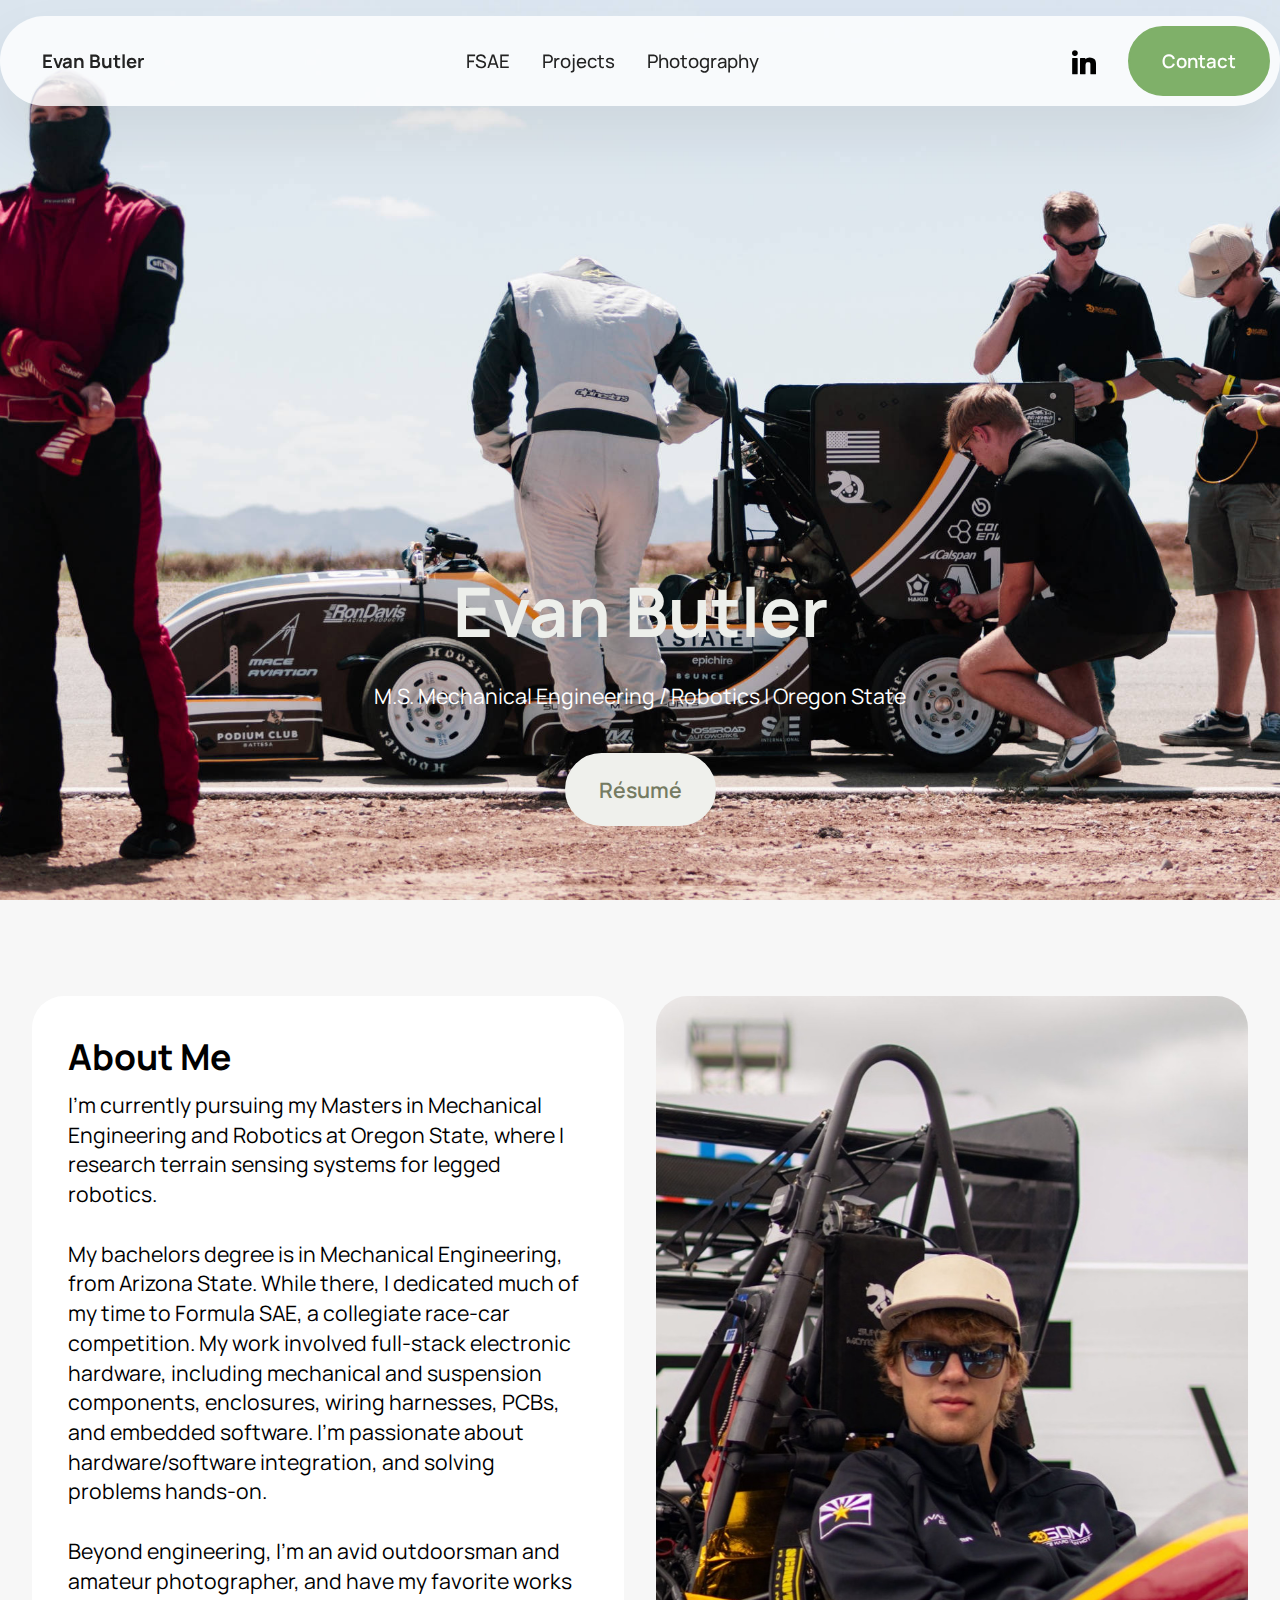
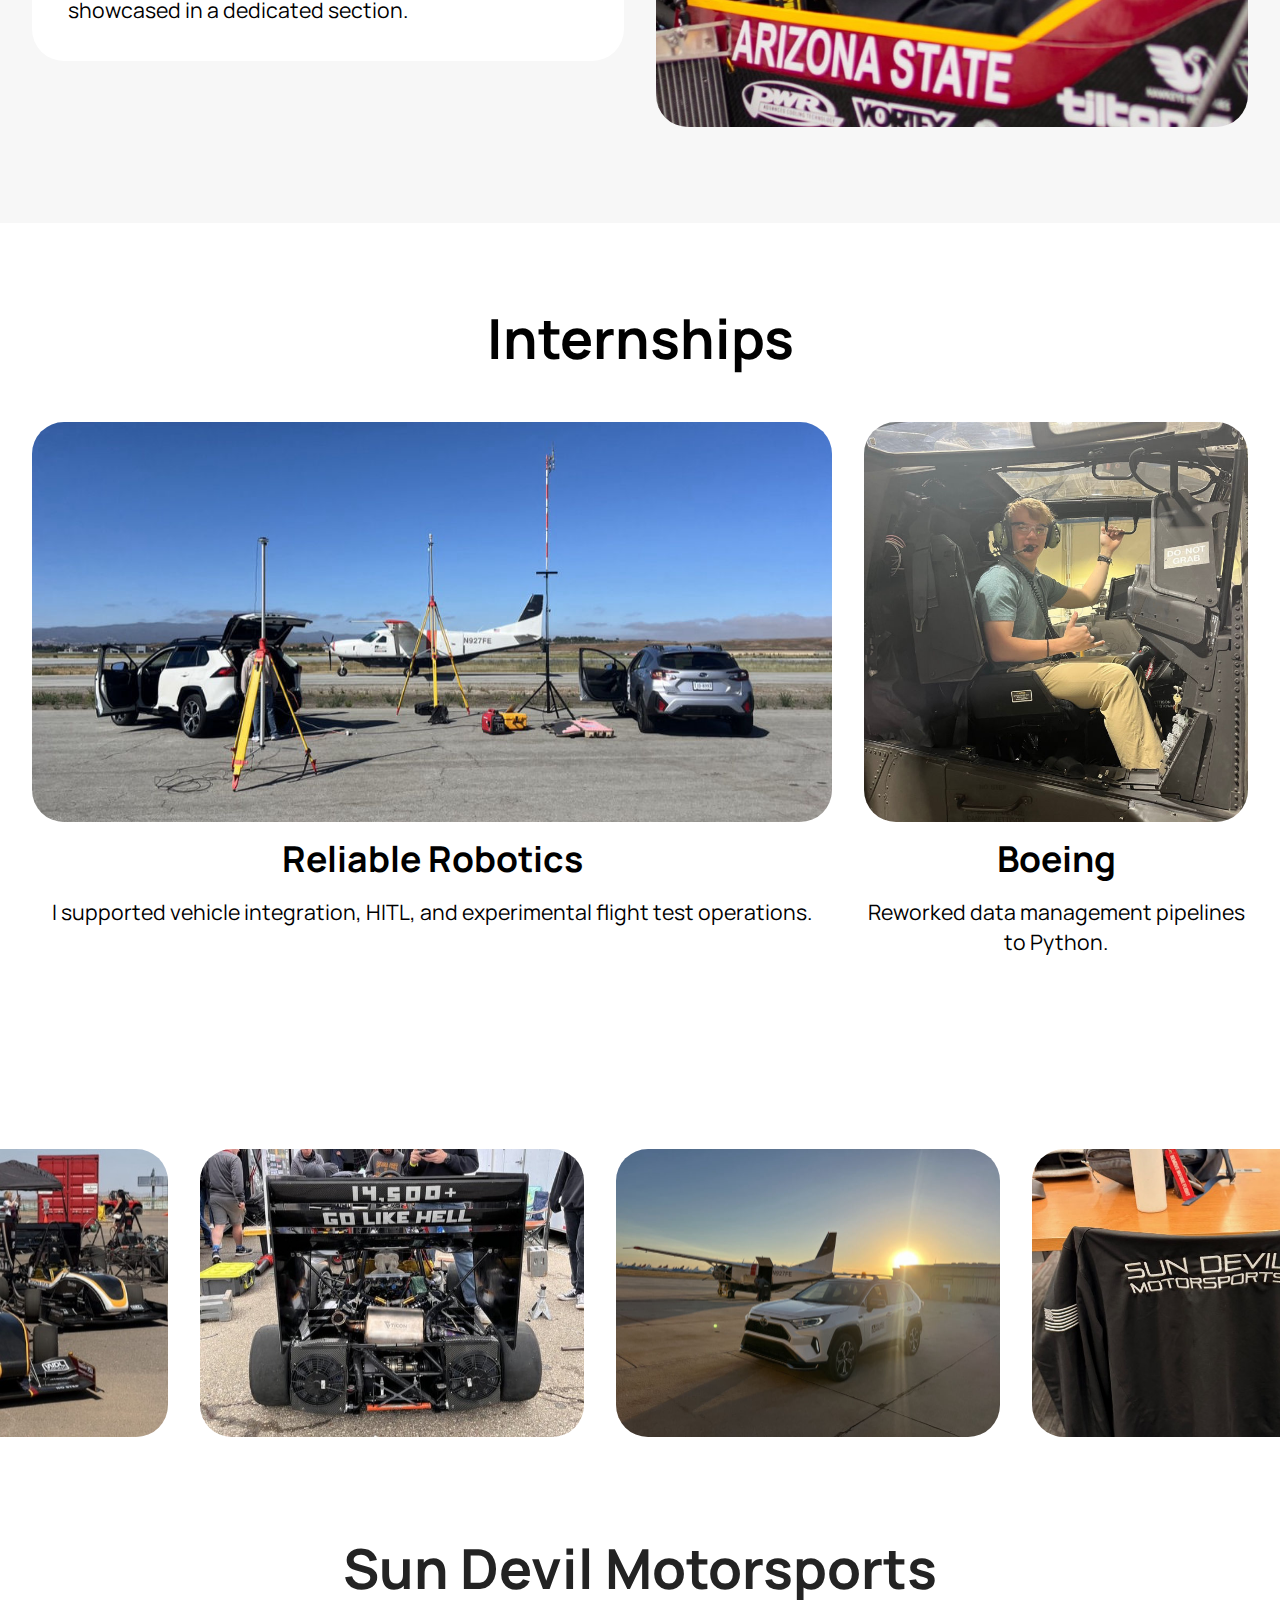
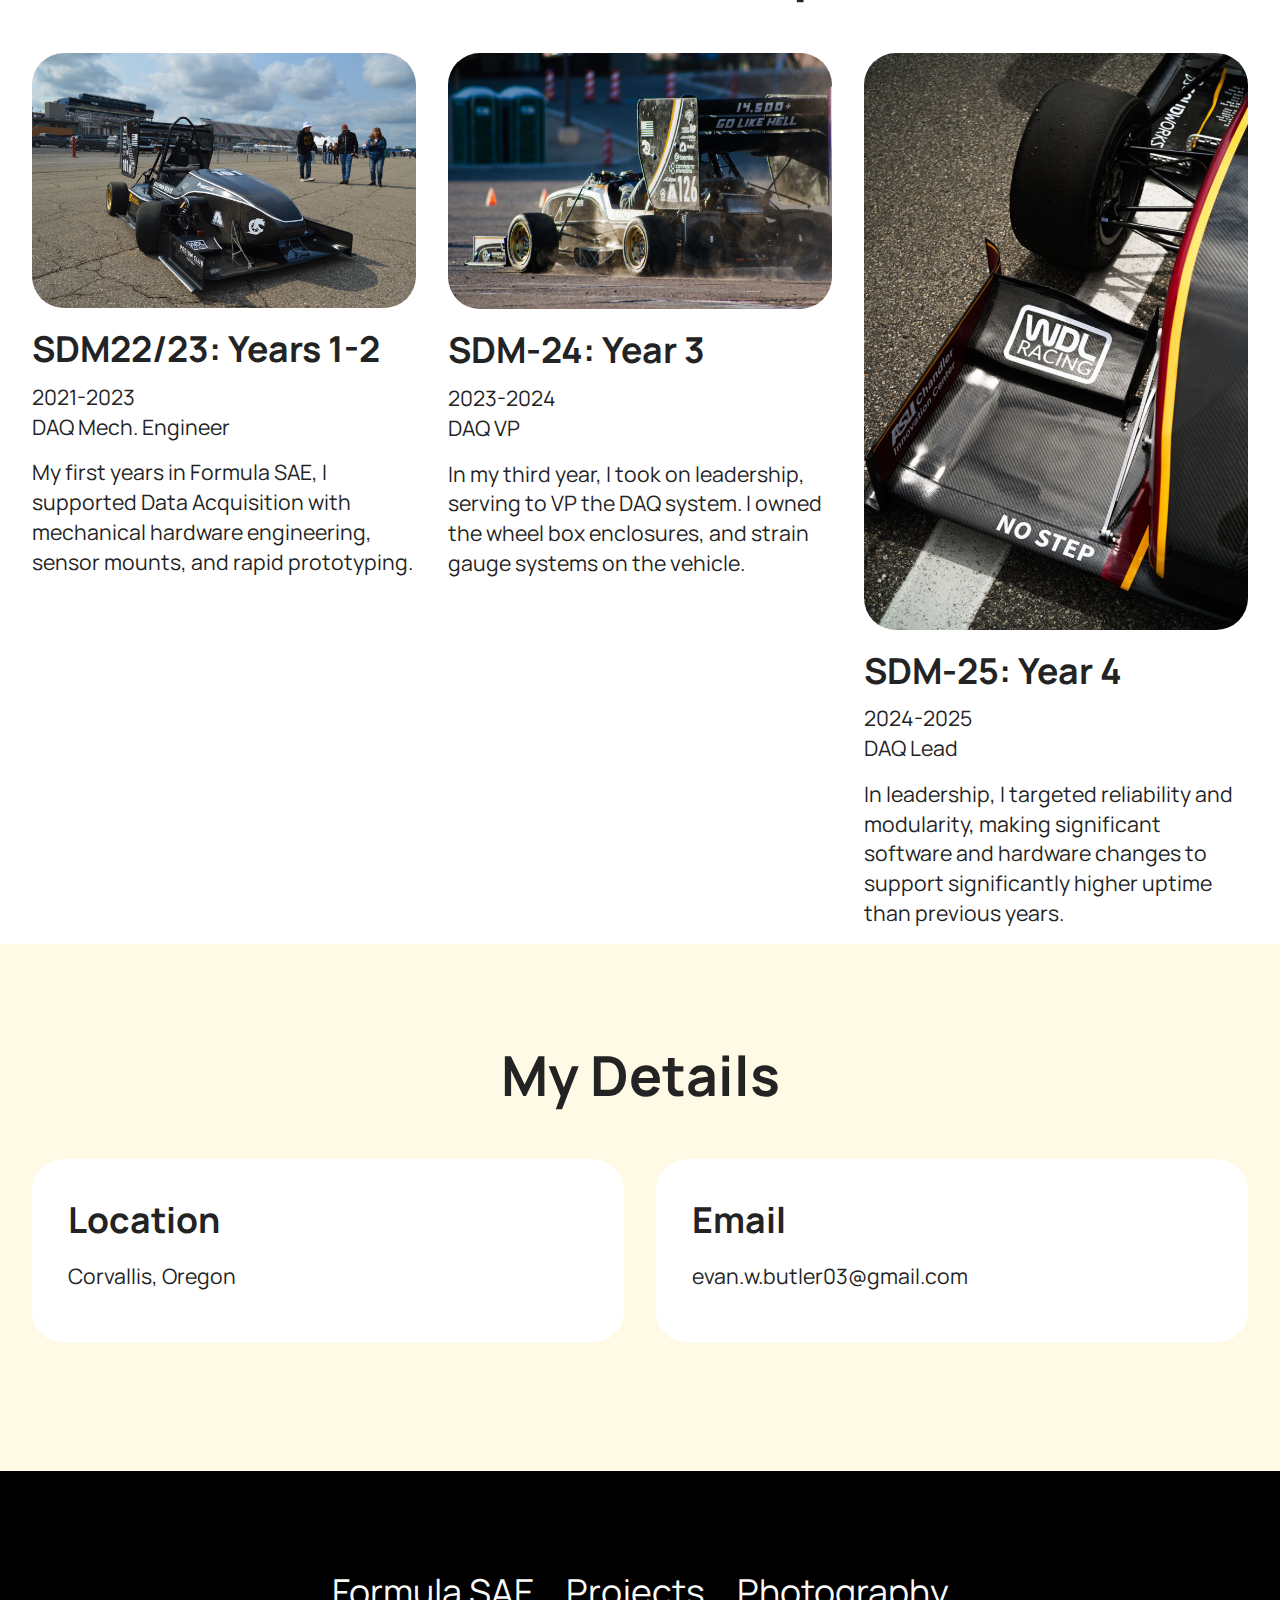
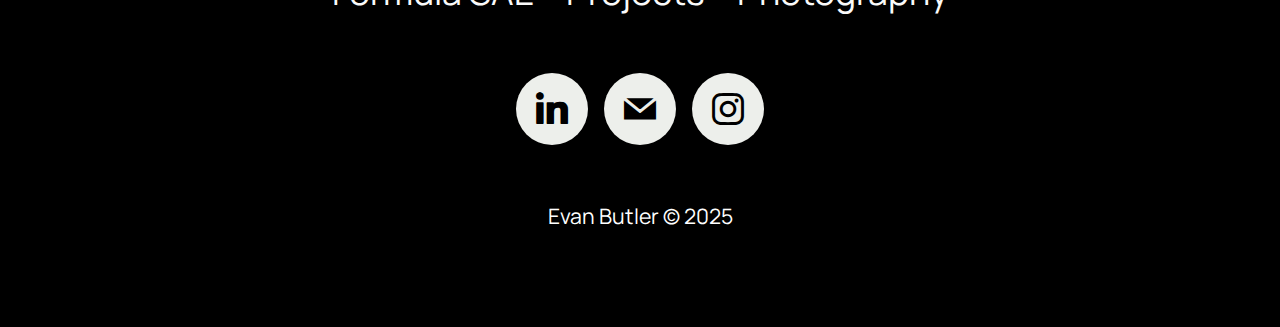
<file: index.html>
<!DOCTYPE html>
<html  >
<head>
  <!-- Site made with Mobirise Website Builder v6.1.4, https://mobirise.com -->
  <meta charset="UTF-8">
  <meta http-equiv="X-UA-Compatible" content="IE=edge">
  <meta name="generator" content="Mobirise v6.1.4, mobirise.com">
  <meta name="viewport" content="width=device-width, initial-scale=1, minimum-scale=1">
  <link rel="shortcut icon" href="assets/images/img-1528-removebg-preview-128x129-1.png" type="image/x-icon">
  <meta name="description" content="Evan Butler is a masters student at Oregon State in Mechanical Engineering / Robotics. Showcase features Formula SAE, projects, and  photography.">
  
  
  <title>Evan Butler - Portfolio</title>
  <link rel="stylesheet" href="assets/web/assets/mobirise-icons2/mobirise2.css">
  <link rel="stylesheet" href="assets/bootstrap/css/bootstrap.min.css">
  <link rel="stylesheet" href="assets/parallax/jarallax.css">
  <link rel="stylesheet" href="assets/dropdown/css/style.css">
  <link rel="stylesheet" href="assets/socicon/css/styles.css">
  <link rel="stylesheet" href="assets/theme/css/style.css">
  <link rel="preload" href="https://fonts.googleapis.com/css2?family=Manrope:wght@400;700&display=swap&display=swap" as="style" onload="this.onload=null;this.rel='stylesheet'">
  <noscript><link rel="stylesheet" href="https://fonts.googleapis.com/css2?family=Manrope:wght@400;700&display=swap&display=swap"></noscript>
  <link rel="preload" as="style" href="assets/mobirise/css/mbr-additional.css?v=JCx93h"><link rel="stylesheet" href="assets/mobirise/css/mbr-additional.css?v=JCx93h" type="text/css">

  
  
  
</head>
<body>
  
  <section data-bs-version="5.1" class="menu menu2 cid-uYv52ti7Oe" once="menu" id="menu-5-uYv52ti7Oe">
	

	<nav class="navbar navbar-dropdown navbar-fixed-top navbar-expand-lg">
		<div class="container">
			<div class="navbar-brand">
				
				<span class="navbar-caption-wrap"><a class="navbar-caption text-black text-primary display-4" href="index.html">Evan Butler</a></span>
			</div>
			<button class="navbar-toggler" type="button" data-toggle="collapse" data-bs-toggle="collapse" data-target="#navbarSupportedContent" data-bs-target="#navbarSupportedContent" aria-controls="navbarNavAltMarkup" aria-expanded="false" aria-label="Toggle navigation">
				<div class="hamburger">
					<span></span>
					<span></span>
					<span></span>
					<span></span>
				</div>
			</button>
			<div class="collapse navbar-collapse" id="navbarSupportedContent">
				<ul class="navbar-nav nav-dropdown" data-app-modern-menu="true"><li class="nav-item">
						<a class="nav-link link text-black text-primary display-4" href="page1.html">FSAE</a>
					</li>
					<li class="nav-item">
						<a class="nav-link link text-black text-primary display-4" href="page2.html" aria-expanded="false">Projects</a>
					</li>
					<li class="nav-item">
						<a class="nav-link link text-black text-primary display-4" href="page3.html">Photography</a>
					</li></ul>
				<div class="icons-menu">
					<a class="iconfont-wrapper" href="https://www.linkedin.com/in/evanbutler03/" target="_blank">
						<span class="p-2 mbr-iconfont socicon-linkedin socicon"></span>
					</a>
					
					
					
				</div>
				<div class="navbar-buttons mbr-section-btn"><a class="btn btn-primary display-4" href="index.html#contacts-1-uYv52tkAjy">Contact</a></div>
			</div>
		</div>
	</nav>
</section>

<section data-bs-version="5.1" class="header16 cid-uYv52timUv mbr-fullscreen mbr-parallax-background" id="hero-17-uYv52timUv">
  
  
  <div class="container-fluid">
    <div class="row">
      <div class="content-wrap col-12 col-md-12">
        <h1 class="mbr-section-title mbr-fonts-style mbr-white mb-4 display-1">
          <strong>Evan Butler</strong>
        </h1>
        
        <p class="mbr-fonts-style mbr-text mbr-white mb-4 display-7">M.S. Mechanical Engineering / Robotics | Oregon State</p>
        <div class="mbr-section-btn"><a class="btn btn-white display-7" href="assets/files/EvanButler_Rv6sumEE.pdf">Résumé</a></div>
      </div>
    </div>
  </div>
</section>

<section data-bs-version="5.1" class="features027 cid-uYvpoqMvyT" id="features027-1">
	

	
	

	<div class="container">
		


		<div class="row justify-content-center  blockContent">
			<div class="col-12 col-lg">
				<div class="item features-without-image col-12 col-md-12 col-lg-12 active">
					<div class="item-wrapper">
						<div class="item-content">
							
							<h4 class="card-title mbr-fonts-style display-5">
								<strong>About Me</strong></h4>
							<p class="card-text mbr-fonts-style mt-0 mb-0 display-7">
								I'm currently pursuing my Masters in Mechanical Engineering and Robotics at Oregon State, where I research terrain sensing systems for legged robotics.  
							<br><br>My bachelors degree is in Mechanical Engineering, from Arizona State. While there, I dedicated much of my time to Formula SAE, a collegiate race-car competition. My work involved full-stack electronic hardware, including mechanical and suspension components, enclosures, wiring harnesses, PCBs, and embedded software. I'm passionate about hardware/software integration, and solving problems hands-on.&nbsp;<br><br>Beyond engineering, I'm an avid outdoorsman and amateur photographer, and have my favorite works showcased in a dedicated section.<br></p>
							
						</div>

					</div>
				</div>
				
				
			</div>
			<div class="col-12 col-lg-6">
				<div class="image-wrapper">
					<img class="w-100" src="assets/images/img-8830-1101x1468.jpeg" alt="Mobirise Website Builder">
				</div>
			</div>

		</div>
	</div>
</section>

<section data-bs-version="5.1" class="features12 cid-uYv52tjr7y" id="features-12-uYv52tjr7y">
    
    
    <div class="container">
        <div class="row justify-content-center">
            <div class="col-12 content-head">
                <div class="mbr-section-head mb-5">
                    <h4 class="mbr-section-title mbr-fonts-style align-center mb-0 display-2"><strong>Internships</strong></h4>
                    
                </div>
            </div>
        </div>
        <div class="row">
            <div class="item features-image col-12 col-md-6 col-lg-8">
                <div class="item-wrapper">
                    <div class="item-img mb-3 img-big">
                        <img src="assets/images/d8204f0a-8af6-4c1c-bc45-5f375021088e-1-105-c-1024x769.jpg" alt="Mobirise Website Builder" title="">
                    </div>
                    <div class="item-content align-center">
                        
                        <h6 class="item-subtitle mbr-fonts-style mb-0 display-5">
                            <strong>Reliable Robotics</strong></h6>
                        <p class="mbr-text mbr-fonts-style mb-3 mt-3 display-7">I supported vehicle integration, HITL, and experimental flight test operations.</p>
                        
                    </div>
                </div>
            </div>
            <div class="item features-image col-12 col-md-6 col-lg-4">
                <div class="item-wrapper">
                    <div class="item-img mb-3">
                        <img src="assets/images/evan-712x949.jpg" alt="Mobirise Website Builder" title="">
                    </div>
                    <div class="item-content align-center">
                        
                        <h6 class="item-subtitle mbr-fonts-style mb-0 display-5">
                            <strong>Boeing</strong></h6>
                        <p class="mbr-text mbr-fonts-style mb-3 mt-3 display-7">Reworked data management pipelines to Python.</p>
                        
                    </div>
                </div>
            </div>
        </div>
    </div>
</section>

<section data-bs-version="5.1" class="gallery07 cid-uYv52tk1ZA" id="gallery-14-uYv52tk1ZA">
  
  
  <div class="container-fluid gallery-wrapper">
    <div class="row justify-content-center">
      <div class="col-12 content-head">
        
      </div>
    </div>
    <div class="grid-container">
      <div class="grid-container-3 moving-left" style="transform: translate3d(-200px, 0px, 0px);">
        <div class="grid-item">
          <img src="assets/images/d270e80c-7336-4ef1-bb8d-031c1e972459-1-105-c-768x577.jpeg" alt="Mobirise Website Builder">
        </div>
        <div class="grid-item">
          <img src="assets/images/9b506f49-ab46-4a6f-a82d-2403fdc16389-640x853.jpeg" alt="Mobirise Website Builder">
        </div>
        <div class="grid-item">
          <img src="assets/images/edebb681-4ee9-4995-9884-b07fe7b44fdf-1-105-c-768x577.jpg" alt="Mobirise Website Builder">
        </div>
        <div class="grid-item">
          <img src="assets/images/img-952-768x1024.jpeg" alt="Mobirise Website Builder">
        </div>
      </div>
    </div>
  </div>
</section>

<section data-bs-version="5.1" class="features03 cid-uYC0T8c97k" id="features03-12">
  
  
  <div class="container-fluid">
    <div class="row justify-content-center mb-5">
      <div class="col-12 content-head">
        <div class="mbr-section-head">
          <h4 class="mbr-section-title mbr-fonts-style align-center mb-0 display-2">
            <strong>Sun Devil Motorsports</strong></h4>
          
        </div>
      </div>
    </div>
    <div class="row">
      <div class="item features-image col-12 col-md-6 col-lg-4 active">
        <div class="item-wrapper">
          <div class="item-img mb-3">
            <img src="assets/images/dsc-392-712x473.jpg" alt="Mobirise Website Builder" title="">
          </div>
          <div class="item-content align-left">
            <h5 class="item-title mbr-fonts-style mt-0 mb-2 display-5">
              <strong>SDM22/23: Years 1-2</strong></h5>
            <p class="mbr-text mbr-fonts-style mb-3 display-7">2021-2023<br>DAQ Mech. Engineer</p>
            <p class="mbr-text mbr-fonts-style mb-3 display-7">My first years in Formula SAE, I supported Data Acquisition with mechanical hardware engineering, sensor mounts, and rapid prototyping.</p>
            
          </div>
        </div>
      </div>
      
      <div class="item features-image col-12 col-md-6 col-lg-4">
        <div class="item-wrapper">
          <div class="item-img mb-3">
            <img src="assets/images/51dd0c5c-88d1-42f5-b7e0-0d9bde953288-1-105-c-712x475.jpg" alt="Mobirise Website Builder" title="" data-slide-to="2" data-bs-slide-to="2">
          </div>
          <div class="item-content align-left">
            <h5 class="item-title mbr-fonts-style mb-2 mt-0 display-5">
              <strong>SDM-24: Year 3</strong>
            </h5>
            <p class="mbr-text mbr-fonts-style mb-3 display-7">2023-2024<br>DAQ VP</p>
            <p class="mbr-text mbr-fonts-style mb-3 display-7">In my third year, I took on leadership, serving to VP the DAQ system. I owned the wheel box enclosures, and strain gauge systems on the vehicle.</p>
            
          </div>
        </div>
      </div>
      <div class="item features-image col-12 col-md-6 col-lg-4">
        <div class="item-wrapper">
          <div class="item-img mb-3">
            <img src="assets/images/53167eea-2275-4458-af83-2be2d14dddc5-1-105-c-712x1069.jpg" alt="Mobirise Website Builder" title="" data-slide-to="2" data-bs-slide-to="2">
          </div>
          <div class="item-content align-left">
            <h5 class="item-title mbr-fonts-style mb-2 mt-0 display-5">
              <strong>SDM-25: Year 4</strong>
            </h5>
            <p class="mbr-text mbr-fonts-style mb-3 display-7">2024-2025<br>DAQ Lead</p>
            <p class="mbr-text mbr-fonts-style mb-3 display-7">In leadership, I targeted reliability and modularity, making significant software and hardware changes to support significantly higher uptime than previous years.</p>
            
          </div>
        </div>
      </div>
    </div>
  </div>
</section>

<section data-bs-version="5.1" class="contacts01 cid-uYv52tkAjy" id="contacts-1-uYv52tkAjy">
    

    
    
    <div class="container">
        <div class="row justify-content-center">
            <div class="col-12 content-head">
                <div class="mbr-section-head mb-5">
                    <h3 class="mbr-section-title mbr-fonts-style align-center mb-0 display-2">
                        <strong>My Details</strong>
                    </h3>
                    
                </div>
            </div>
        </div>
        <div class="row">
            <div class="item features-without-image col-12 col-md-6 active">
                <div class="item-wrapper">
                    <div class="text-wrapper">
                        <h6 class="card-title mbr-fonts-style mb-3 display-5">
                            <strong>Location</strong></h6>
                        <p class="mbr-text mbr-fonts-style display-7">Corvallis, Oregon</p>
                    </div>
                </div>
            </div>
            <div class="item features-without-image col-12 col-md-6">
                <div class="item-wrapper">
                    <div class="text-wrapper">
                        <h6 class="card-title mbr-fonts-style mb-3 display-5">
                            <strong>Email</strong>
                        </h6>
                        <p class="mbr-text mbr-fonts-style display-7">
                            <a href="mailto:evan.w.butler03@gmail.com" class="text-black text-primary">evan.w.butler03@gmail.com</a>
                        </p>
                    </div>
                </div>
            </div>
            
            
        </div>
    </div>
</section>

<section data-bs-version="5.1" class="footer3 cid-uYv52tkBrU" once="footers" id="footer-3-uYv52tkBrU">

        

    

    <div class="container">
        <div class="row">
            <div class="row-links">
                <ul class="header-menu">
                  
                  
                  
                  
                <li class="header-menu-item mbr-fonts-style display-5">
                    <a href="#" class="text-white">Formula SAE</a>
                  </li><li class="header-menu-item mbr-fonts-style display-5">
                    <a href="#" class="text-white">Projects</a>
                  </li><li class="header-menu-item mbr-fonts-style display-5">
                    <a href="#" class="text-white">Photography</a>
                  </li></ul>
              </div>

            <div class="col-12 mt-4">
                <div class="social-row">
                    <div class="soc-item">
                        <a href="https://www.linkedin.com/in/evanbutler03/" target="_blank">
                            <span class="mbr-iconfont display-7 socicon-linkedin socicon"></span>
                        </a>
                    </div>
                    <div class="soc-item">
                        <a href="mailto:evan.w.butler03@gmail.com">
                            <span class="mbr-iconfont socicon-mail socicon"></span>
                        </a>
                    </div>
                    <div class="soc-item">
                        <a href="https://www.instagram.com/evanondigital/" target="_blank">
                            <span class="mbr-iconfont socicon-instagram socicon"></span>
                        </a>
                    </div>
                    
                    
                </div>
            </div>
            <div class="col-12 mt-5">
                <p class="mbr-fonts-style copyright display-7">Evan Butler © 2025</p>
            </div>
        </div>
    </div>
</section>
  
</body>
</html>
</file>
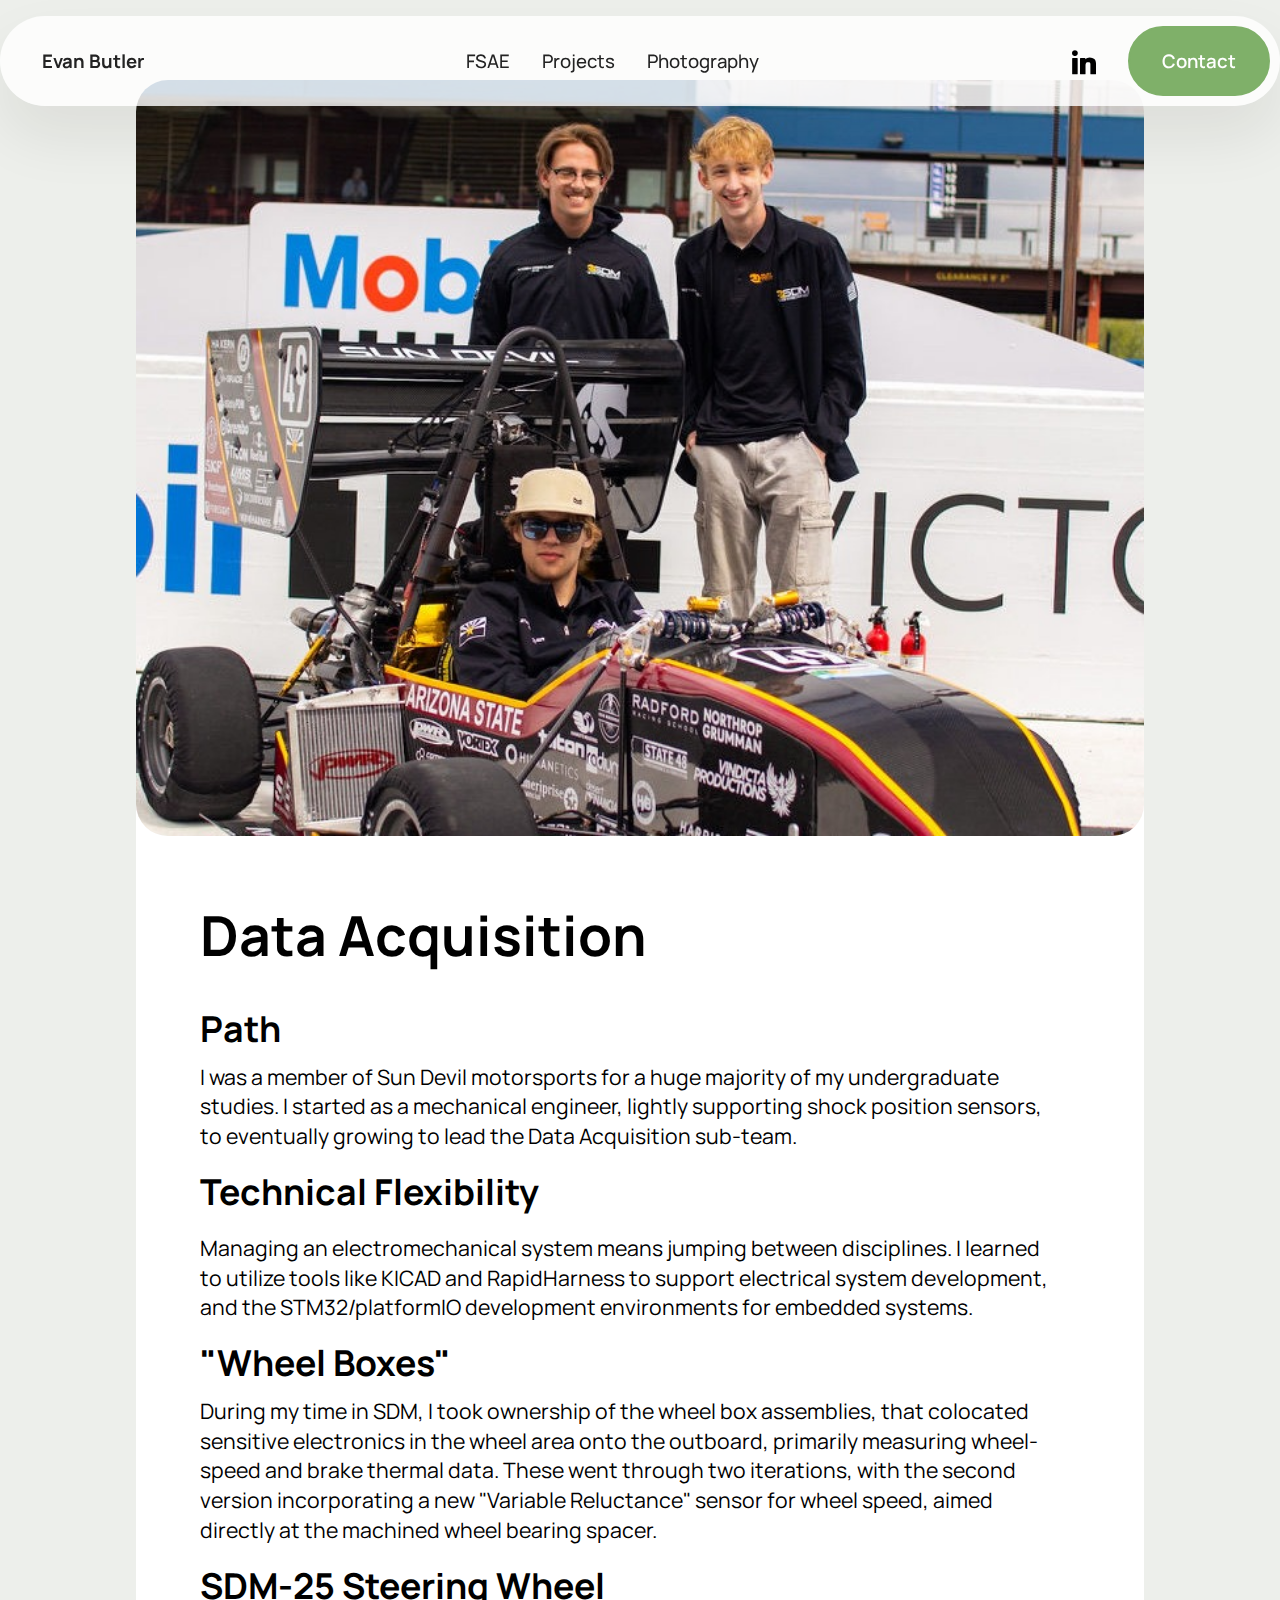
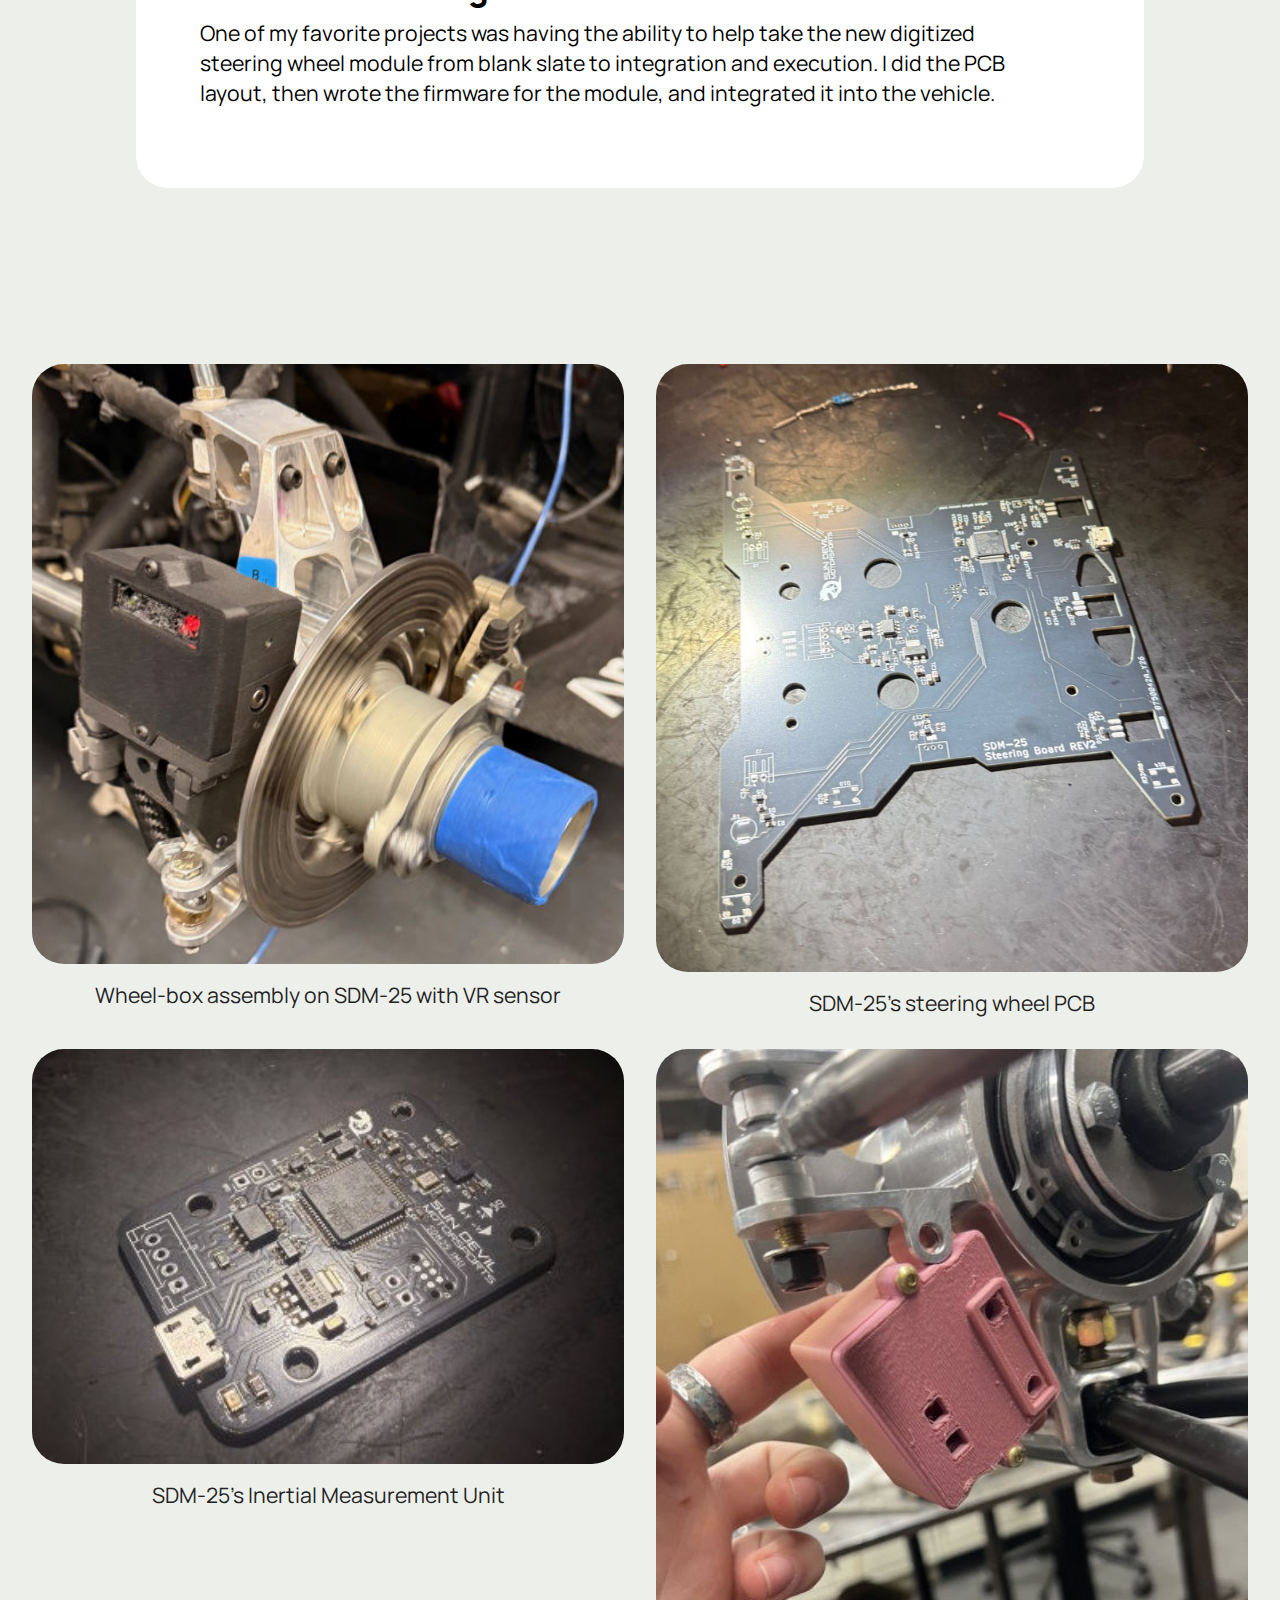
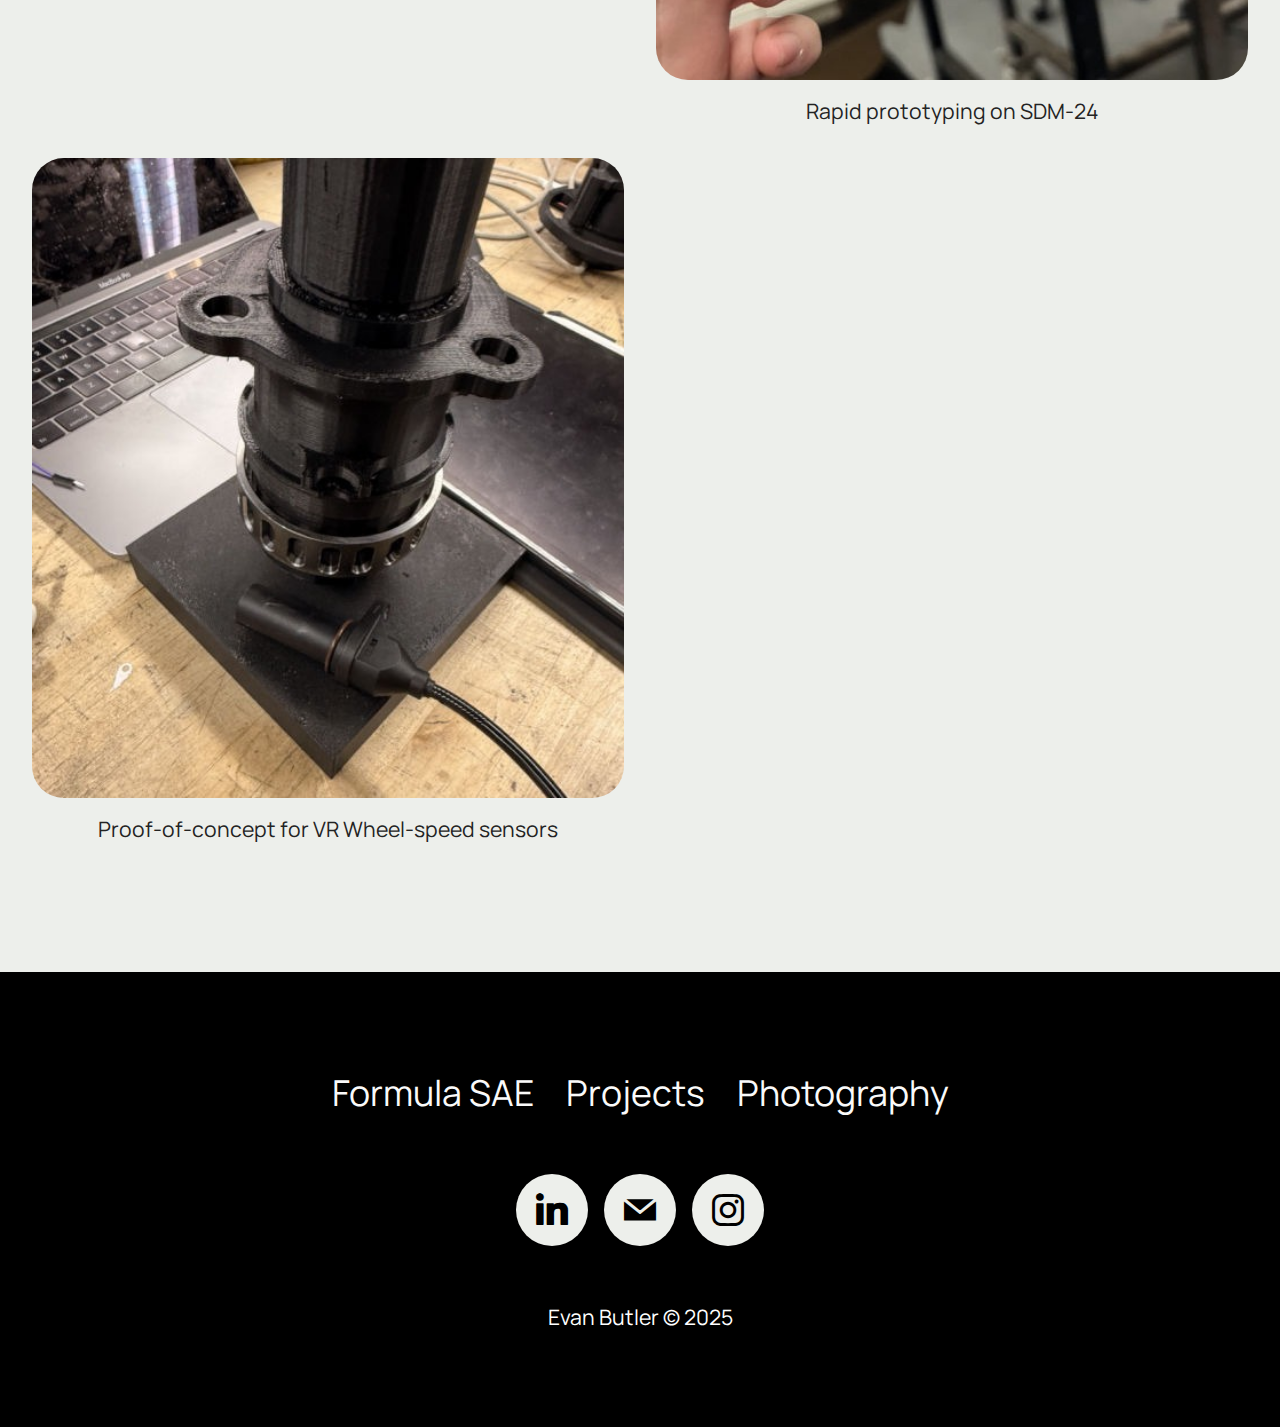
<file: page1.html>
<!DOCTYPE html>
<html  >
<head>
  <!-- Site made with Mobirise Website Builder v6.1.4, https://mobirise.com -->
  <meta charset="UTF-8">
  <meta http-equiv="X-UA-Compatible" content="IE=edge">
  <meta name="generator" content="Mobirise v6.1.4, mobirise.com">
  <meta name="viewport" content="width=device-width, initial-scale=1, minimum-scale=1">
  <link rel="shortcut icon" href="assets/images/img-1528-removebg-preview-128x129-1.png" type="image/x-icon">
  <meta name="description" content="">
  
  
  <title>Evan Butler - FSAE</title>
  <link rel="stylesheet" href="assets/web/assets/mobirise-icons2/mobirise2.css">
  <link rel="stylesheet" href="assets/bootstrap/css/bootstrap.min.css">
  <link rel="stylesheet" href="assets/dropdown/css/style.css">
  <link rel="stylesheet" href="assets/socicon/css/styles.css">
  <link rel="stylesheet" href="assets/theme/css/style.css">
  <link rel="stylesheet" href="assets/gallery/style.css">
  <link rel="preload" href="https://fonts.googleapis.com/css2?family=Manrope:wght@400;700&display=swap&display=swap" as="style" onload="this.onload=null;this.rel='stylesheet'">
  <noscript><link rel="stylesheet" href="https://fonts.googleapis.com/css2?family=Manrope:wght@400;700&display=swap&display=swap"></noscript>
  <link rel="preload" as="style" href="assets/mobirise/css/mbr-additional.css?v=5uCb4Y"><link rel="stylesheet" href="assets/mobirise/css/mbr-additional.css?v=5uCb4Y" type="text/css">

  
  
  
</head>
<body>
  
  <section data-bs-version="5.1" class="menu menu2 cid-uYv52ti7Oe" once="menu" id="menu02-2">
	

	<nav class="navbar navbar-dropdown navbar-fixed-top navbar-expand-lg">
		<div class="container">
			<div class="navbar-brand">
				
				<span class="navbar-caption-wrap"><a class="navbar-caption text-black text-primary display-4" href="index.html">Evan Butler</a></span>
			</div>
			<button class="navbar-toggler" type="button" data-toggle="collapse" data-bs-toggle="collapse" data-target="#navbarSupportedContent" data-bs-target="#navbarSupportedContent" aria-controls="navbarNavAltMarkup" aria-expanded="false" aria-label="Toggle navigation">
				<div class="hamburger">
					<span></span>
					<span></span>
					<span></span>
					<span></span>
				</div>
			</button>
			<div class="collapse navbar-collapse" id="navbarSupportedContent">
				<ul class="navbar-nav nav-dropdown" data-app-modern-menu="true"><li class="nav-item">
						<a class="nav-link link text-black text-primary display-4" href="page1.html">FSAE</a>
					</li>
					<li class="nav-item">
						<a class="nav-link link text-black text-primary display-4" href="page2.html" aria-expanded="false">Projects</a>
					</li>
					<li class="nav-item">
						<a class="nav-link link text-black text-primary display-4" href="page3.html">Photography</a>
					</li></ul>
				<div class="icons-menu">
					<a class="iconfont-wrapper" href="https://www.linkedin.com/in/evanbutler03/" target="_blank">
						<span class="p-2 mbr-iconfont socicon-linkedin socicon"></span>
					</a>
					
					
					
				</div>
				<div class="navbar-buttons mbr-section-btn"><a class="btn btn-primary display-4" href="index.html#contacts-1-uYv52tkAjy">Contact</a></div>
			</div>
		</div>
	</nav>
</section>

<section data-bs-version="5.1" class="article8 cid-uYvDdGcz6o" id="article08-c">
  

  
  
  <div class="container">
    <div class="row justify-content-center">
      <div class="card col-md-12 col-lg-10">
        <div class="card-wrapper">
          <div class="image-wrapper d-flex justify-content-center mb-4">
            <img src="assets/images/f997986f-5657-4757-92a4-4e471f974889-1-105-c-2-768x1024.jpeg" alt="Mobirise Website Builder">
          </div>
          <div class="card-content-text">
            <h3 class="card-title mbr-fonts-style mbr-white mt-3 mb-4 display-2"><strong>Data Acquisition</strong></h3>
          <div class="row card-box align-left">
            <div class="item features-without-image col-12 active">
              <div class="item-wrapper">
                <h4 class="mbr-section-subtitle mbr-fonts-style display-5"><strong>Path</strong></h4>
                <p class="mbr-text mbr-fonts-style display-7">
                  I was a member of Sun Devil motorsports for a huge majority of my undergraduate studies. I started as a mechanical engineer, lightly supporting shock position sensors, to eventually growing to lead the Data Acquisition sub-team.&nbsp;</p>
              </div>
            </div><div class="item features-without-image col-12">
              <div class="item-wrapper">
                <h4 class="mbr-section-subtitle mbr-fonts-style mb-3 display-5"><strong>Technical Flexibility</strong></h4>
                <p class="mbr-text mbr-fonts-style display-7">Managing an electromechanical system means jumping between disciplines. I learned to utilize tools like KICAD and RapidHarness to support electrical system development, and the STM32/platformIO development environments for embedded systems.</p>
              </div>
            </div>
            
            <div class="item features-without-image col-12">
              <div class="item-wrapper">
                <h4 class="mbr-section-subtitle mbr-fonts-style display-5"><strong>"Wheel Boxes"</strong></h4>
                <p class="mbr-text mbr-fonts-style display-7">During my time in SDM, I took ownership of the wheel box assemblies, that colocated sensitive electronics in the wheel area onto the outboard, primarily measuring wheel-speed and brake thermal data. These went through two iterations, with the second version incorporating a new "Variable Reluctance" sensor for wheel speed, aimed directly at the machined wheel bearing spacer.&nbsp;</p>
              </div>
            </div><div class="item features-without-image col-12">
              <div class="item-wrapper">
                <h4 class="mbr-section-subtitle mbr-fonts-style display-5"><strong>SDM-25 Steering Wheel</strong></h4>
                <p class="mbr-text mbr-fonts-style display-7">One of my favorite projects was having the ability to help take the new digitized steering wheel module from blank slate to integration and execution. I did the PCB layout, then wrote the firmware for the module, and integrated it into the vehicle.</p>
              </div>
            </div>

            
          </div>
          </div>
        </div>
      </div>
    </div>
  </div>
</section>

<section data-bs-version="5.1" class="gallery1 mbr-gallery cid-uYBMsxzlcw" id="gallery02-10">   
    
    

    <div class="container-fluid">
        <div class="row justify-content-center">
            <div class="col-12 content-head">
                
            </div>
        </div>
        <div class="row mbr-gallery mbr-masonry" data-masonry="{&quot;percentPosition&quot;: true }">
            <div class="col-12 col-md-6 col-lg-6 item gallery-image">
                <div class="item-wrapper" data-toggle="modal" data-bs-toggle="modal" data-target="#uYC4n0ngl9-modal" data-bs-target="#uYC4n0ngl9-modal">
                    <img class="w-100" src="assets/images/img-2635-518x525.jpg" alt="Mobirise Website Builder" data-slide-to="0" data-bs-slide-to="0" data-target="#lb-uYC4n0ngl9" data-bs-target="#lb-uYC4n0ngl9">
                    <div class="icon-wrapper">
                        <span class="mobi-mbri mobi-mbri-search mbr-iconfont mbr-iconfont-btn"></span>
                    </div>
                </div>
                <h6 class="mbr-item-subtitle mbr-fonts-style align-center mb-0 mt-3 display-7">Wheel-box assembly on SDM-25 with VR sensor</h6>
            </div>
            <div class="col-12 col-md-6 col-lg-6 item gallery-image">
                <div class="item-wrapper" data-toggle="modal" data-bs-toggle="modal" data-target="#uYC4n0ngl9-modal" data-bs-target="#uYC4n0ngl9-modal">
                    <img class="w-100" src="assets/images/img-2434-1-1101x1468.jpeg" alt="Mobirise Website Builder" data-slide-to="1" data-bs-slide-to="1" data-target="#lb-uYC4n0ngl9" data-bs-target="#lb-uYC4n0ngl9">
                    <div class="icon-wrapper">
                        <span class="mobi-mbri mobi-mbri-search mbr-iconfont mbr-iconfont-btn"></span>
                    </div>
                </div>
                <h6 class="mbr-item-subtitle mbr-fonts-style align-center mb-0 mt-3 display-7">SDM-25's steering wheel PCB</h6>
            </div>
            <div class="col-12 col-md-6 col-lg-6 item gallery-image">
                <div class="item-wrapper" data-toggle="modal" data-bs-toggle="modal" data-target="#uYC4n0ngl9-modal" data-bs-target="#uYC4n0ngl9-modal">
                    <img class="w-100" src="assets/images/img-2311-518x388.jpeg" alt="Mobirise Website Builder" data-slide-to="2" data-bs-slide-to="2" data-target="#lb-uYC4n0ngl9" data-bs-target="#lb-uYC4n0ngl9">
                    <div class="icon-wrapper">
                        <span class="mobi-mbri mobi-mbri-search mbr-iconfont mbr-iconfont-btn"></span>
                    </div>
                </div>
                <h6 class="mbr-item-subtitle mbr-fonts-style align-center mb-0 mt-3 display-7">SDM-25's Inertial Measurement Unit</h6>
            </div>
            <div class="col-12 col-md-6 col-lg-6 item gallery-image">
                <div class="item-wrapper" data-toggle="modal" data-bs-toggle="modal" data-target="#uYC4n0ngl9-modal" data-bs-target="#uYC4n0ngl9-modal">
                    <img class="w-100" src="assets/images/e7b857aa-d8f7-4a36-bd9c-b6b9a27a9f1e-1-105-c-518x690.jpeg" alt="Mobirise Website Builder" data-slide-to="3" data-bs-slide-to="3" data-target="#lb-uYC4n0ngl9" data-bs-target="#lb-uYC4n0ngl9">
                    <div class="icon-wrapper">
                        <span class="mobi-mbri mobi-mbri-search mbr-iconfont mbr-iconfont-btn"></span>
                    </div>
                </div>
                <h6 class="mbr-item-subtitle mbr-fonts-style align-center mb-0 mt-3 display-7">Rapid prototyping on SDM-24</h6>
            </div>
            
            <div class="col-12 col-md-6 col-lg-6 item gallery-image">
                <div class="item-wrapper" data-toggle="modal" data-bs-toggle="modal" data-target="#uYC4n0ngl9-modal" data-bs-target="#uYC4n0ngl9-modal">
                    <img class="w-100" src="assets/images/1fa04db7-2407-429a-aa32-0d79869366e1-1-105-c-518x690.jpeg" alt="Mobirise Website Builder" data-slide-to="4" data-bs-slide-to="4" data-target="#lb-uYC4n0ngl9" data-bs-target="#lb-uYC4n0ngl9">
                    <div class="icon-wrapper">
                        <span class="mobi-mbri mobi-mbri-search mbr-iconfont mbr-iconfont-btn"></span>
                    </div>
                </div>
                <h6 class="mbr-item-subtitle mbr-fonts-style align-center mb-0 mt-3 display-7">Proof-of-concept for VR Wheel-speed sensors</h6>
            </div>
            
        </div>

        <div class="modal mbr-slider" tabindex="-1" role="dialog" aria-hidden="true" id="uYC4n0ngl9-modal">
            <div class="modal-dialog" role="document">
                <div class="modal-content">
                    <div class="modal-body">
                        <div class="carousel slide" id="lb-uYC4n0ngl9" data-interval="5000" data-bs-interval="5000">
                            <div class="carousel-inner">
                                <div class="carousel-item active">
                                    <img class="d-block w-100" src="assets/images/img-2635-518x525.jpg" alt="Mobirise Website Builder">
                                </div>
                                <div class="carousel-item">
                                    <img class="d-block w-100" src="assets/images/img-2434-1-1101x1468.jpeg" alt="Mobirise Website Builder">
                                </div>
                                <div class="carousel-item">
                                    <img class="d-block w-100" src="assets/images/img-2311-518x388.jpeg" alt="Mobirise Website Builder">
                                </div>
                                <div class="carousel-item">
                                    <img class="d-block w-100" src="assets/images/e7b857aa-d8f7-4a36-bd9c-b6b9a27a9f1e-1-105-c-518x690.jpeg" alt="Mobirise Website Builder">
                                </div>
                                
                                <div class="carousel-item">
                                    <img class="d-block w-100" src="assets/images/1fa04db7-2407-429a-aa32-0d79869366e1-1-105-c-518x690.jpeg" alt="Mobirise Website Builder">
                                </div>
                                
                            </div>
                            <ol class="carousel-indicators">
                                <li data-slide-to="0" data-bs-slide-to="0" class="active" data-target="#lb-uYC4n0ngl9" data-bs-target="#lb-uYC4n0ngl9"></li>
                                <li data-slide-to="1" data-bs-slide-to="1" data-target="#lb-uYC4n0ngl9" data-bs-target="#lb-uYC4n0ngl9"></li>
                                <li data-slide-to="2" data-bs-slide-to="2" data-target="#lb-uYC4n0ngl9" data-bs-target="#lb-uYC4n0ngl9"></li>
                                <li data-slide-to="3" data-bs-slide-to="3" data-target="#lb-uYC4n0ngl9" data-bs-target="#lb-uYC4n0ngl9"></li>
                                <li data-slide-to="4" data-bs-slide-to="4" data-target="#lb-uYC4n0ngl9" data-bs-target="#lb-uYC4n0ngl9"></li>
                                
                                
                            </ol>
                            <a role="button" href="" class="close" data-dismiss="modal" data-bs-dismiss="modal" aria-label="Close">
                            </a>
                            <a class="carousel-control-prev carousel-control" role="button" data-slide="prev" data-bs-slide="prev" href="#lb-uYC4n0ngl9">
                                <span class="mobi-mbri mobi-mbri-arrow-prev" aria-hidden="true"></span>
                                <span class="sr-only visually-hidden">Previous</span>
                            </a>
                            <a class="carousel-control-next carousel-control" role="button" data-slide="next" data-bs-slide="next" href="#lb-uYC4n0ngl9">
                                <span class="mobi-mbri mobi-mbri-arrow-next" aria-hidden="true"></span>
                                <span class="sr-only visually-hidden">Next</span>
                            </a>
                        </div>
                    </div>
                </div>
            </div>
        </div>
    </div>
</section>

<section data-bs-version="5.1" class="footer3 cid-uYv52tkBrU" once="footers" id="footer03-3">

        

    

    <div class="container">
        <div class="row">
            <div class="row-links">
                <ul class="header-menu">
                  
                  
                  
                  
                <li class="header-menu-item mbr-fonts-style display-5">
                    <a href="#" class="text-white">Formula SAE</a>
                  </li><li class="header-menu-item mbr-fonts-style display-5">
                    <a href="#" class="text-white">Projects</a>
                  </li><li class="header-menu-item mbr-fonts-style display-5">
                    <a href="#" class="text-white">Photography</a>
                  </li></ul>
              </div>

            <div class="col-12 mt-4">
                <div class="social-row">
                    <div class="soc-item">
                        <a href="https://www.linkedin.com/in/evanbutler03/" target="_blank">
                            <span class="mbr-iconfont display-7 socicon-linkedin socicon"></span>
                        </a>
                    </div>
                    <div class="soc-item">
                        <a href="mailto:evan.w.butler03@gmail.com">
                            <span class="mbr-iconfont socicon-mail socicon"></span>
                        </a>
                    </div>
                    <div class="soc-item">
                        <a href="https://www.instagram.com/evanondigital/" target="_blank">
                            <span class="mbr-iconfont socicon-instagram socicon"></span>
                        </a>
                    </div>
                    
                    
                </div>
            </div>
            <div class="col-12 mt-5">
                <p class="mbr-fonts-style copyright display-7">Evan Butler © 2025</p>
            </div>
        </div>
    </div>
</section>
  
</body>
</html>
</file>
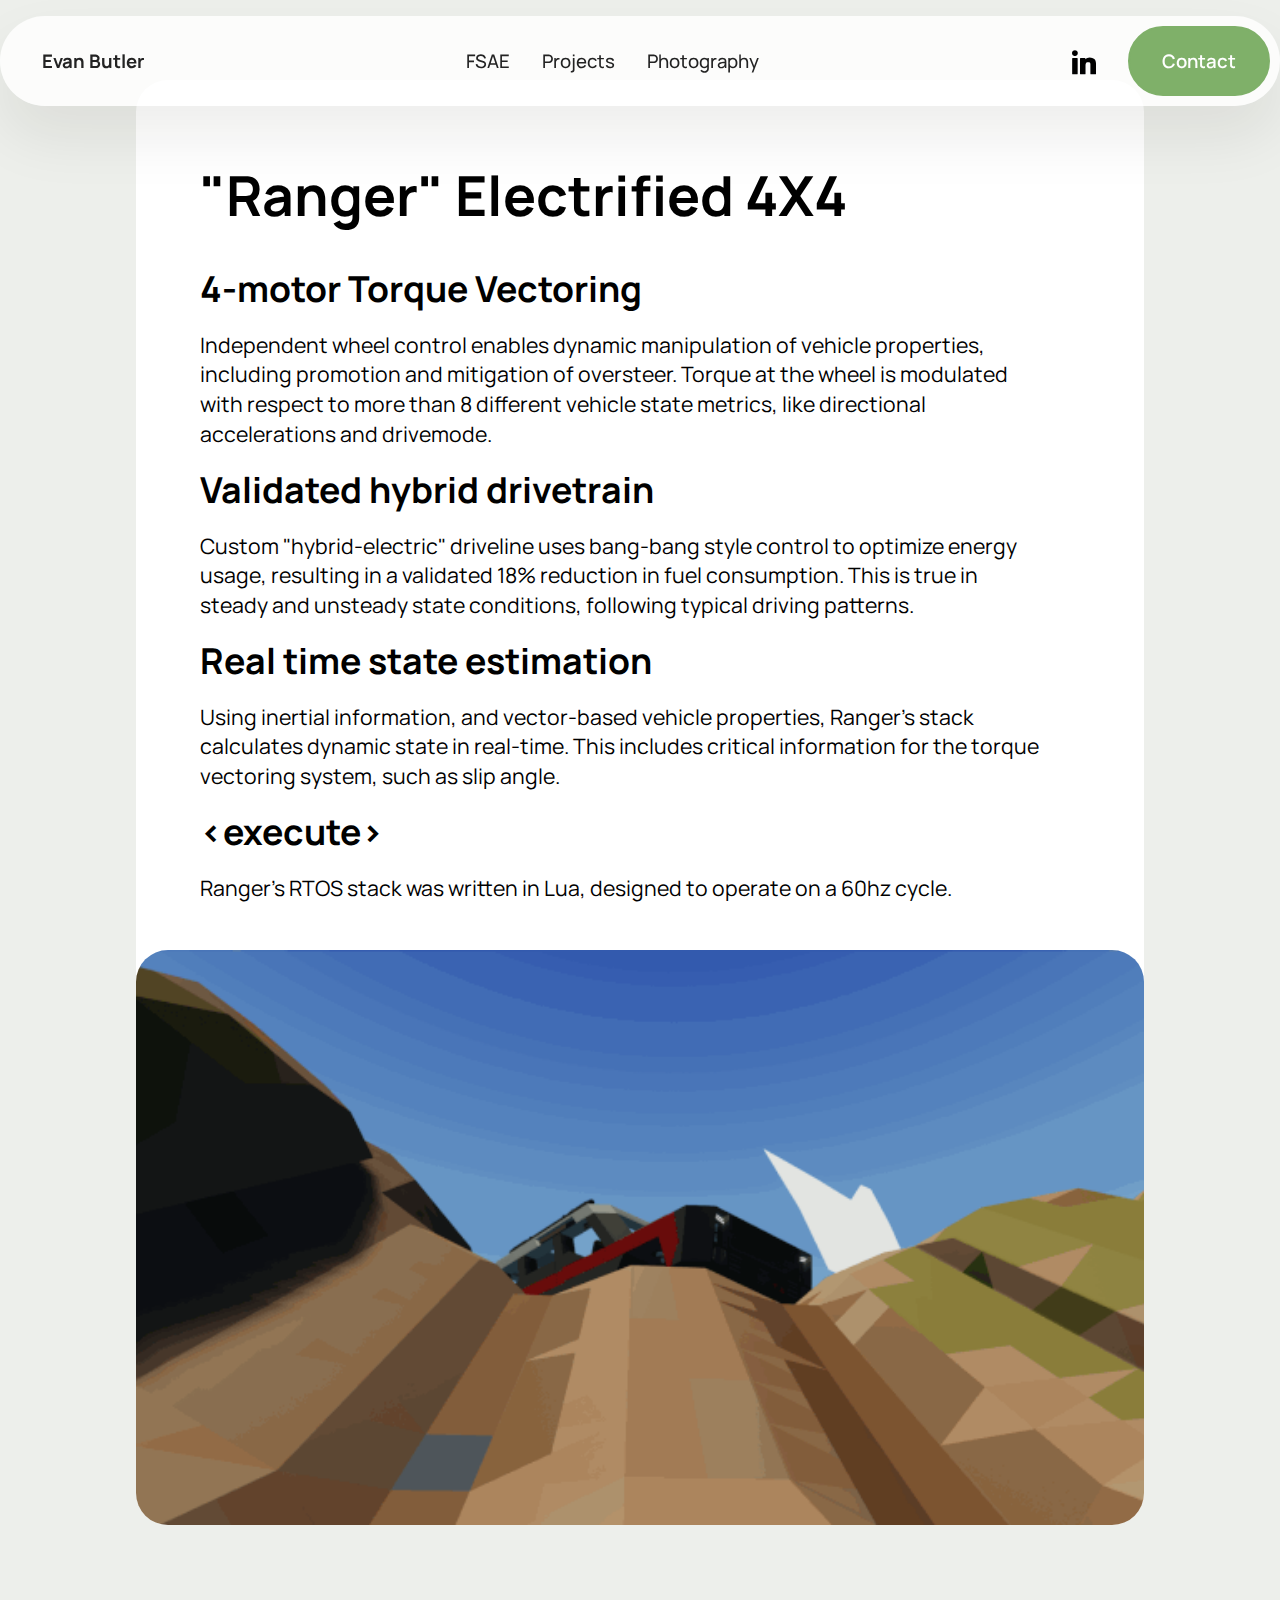
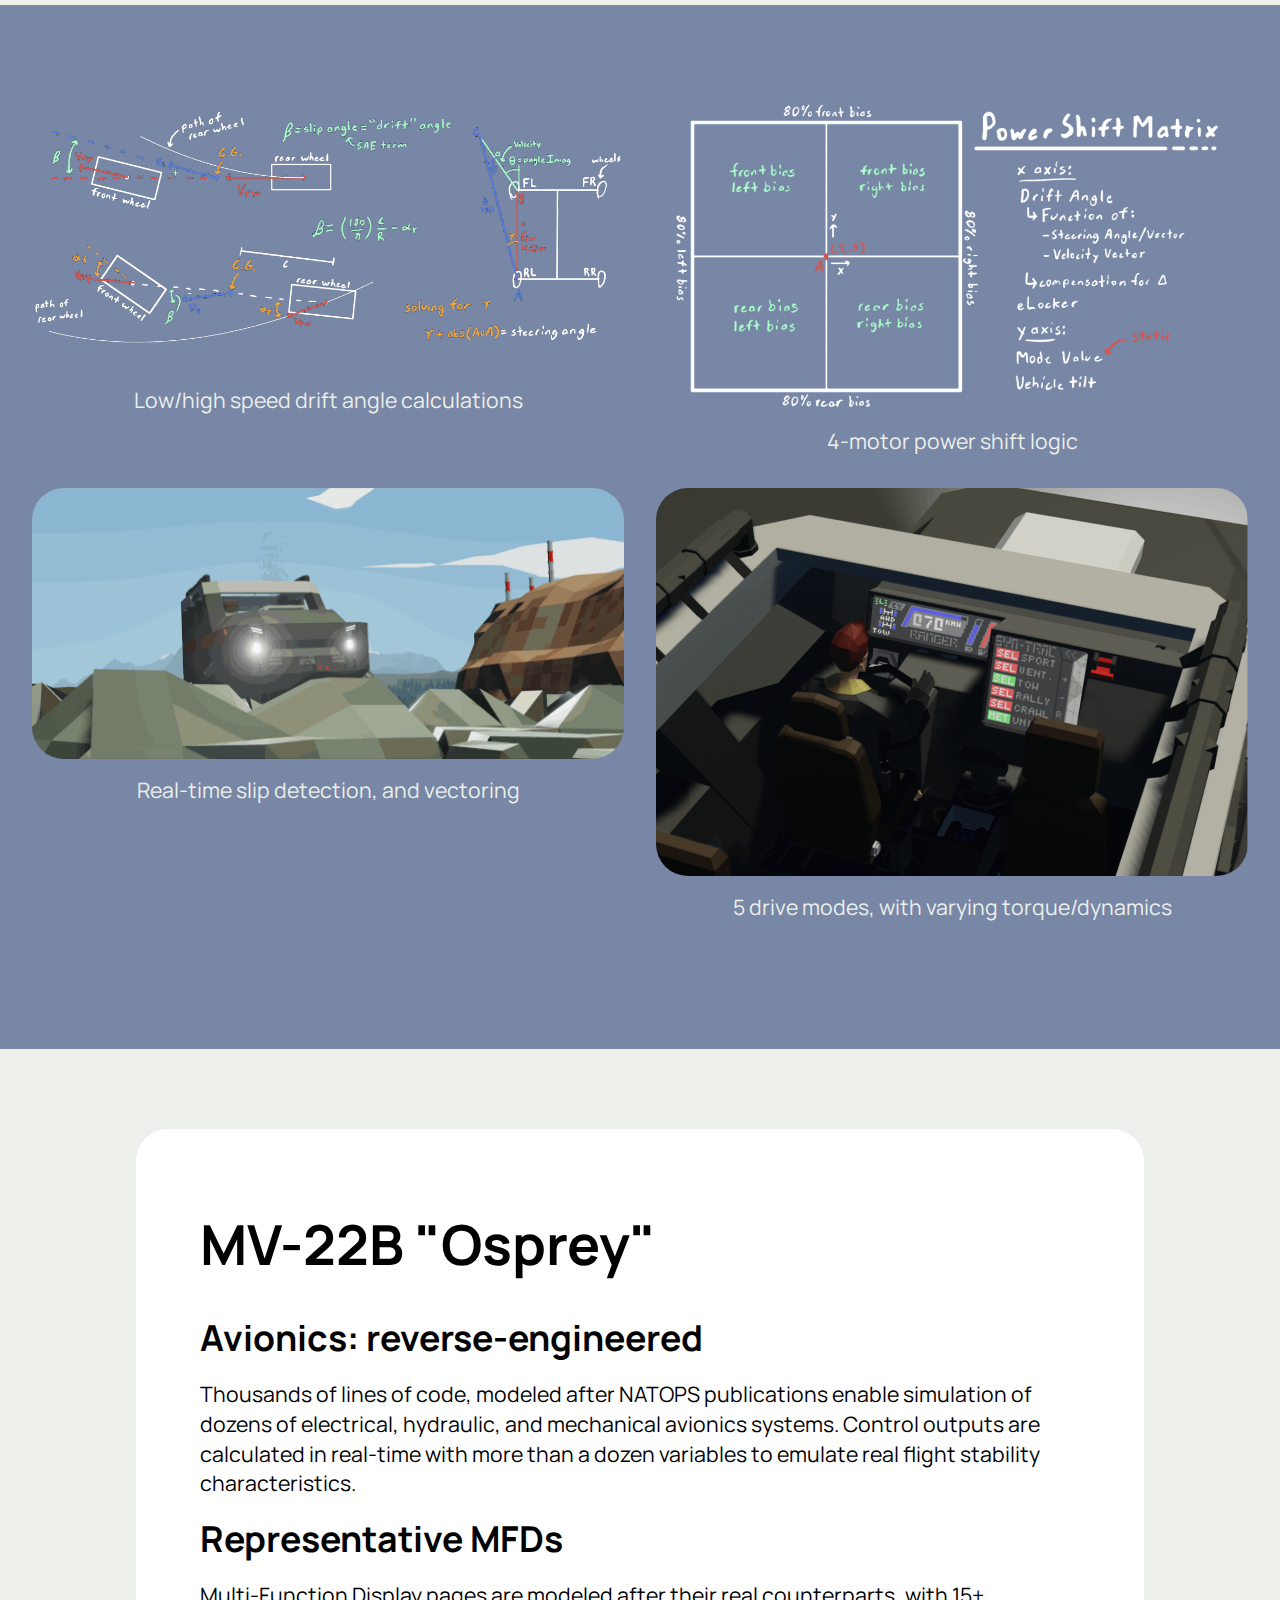
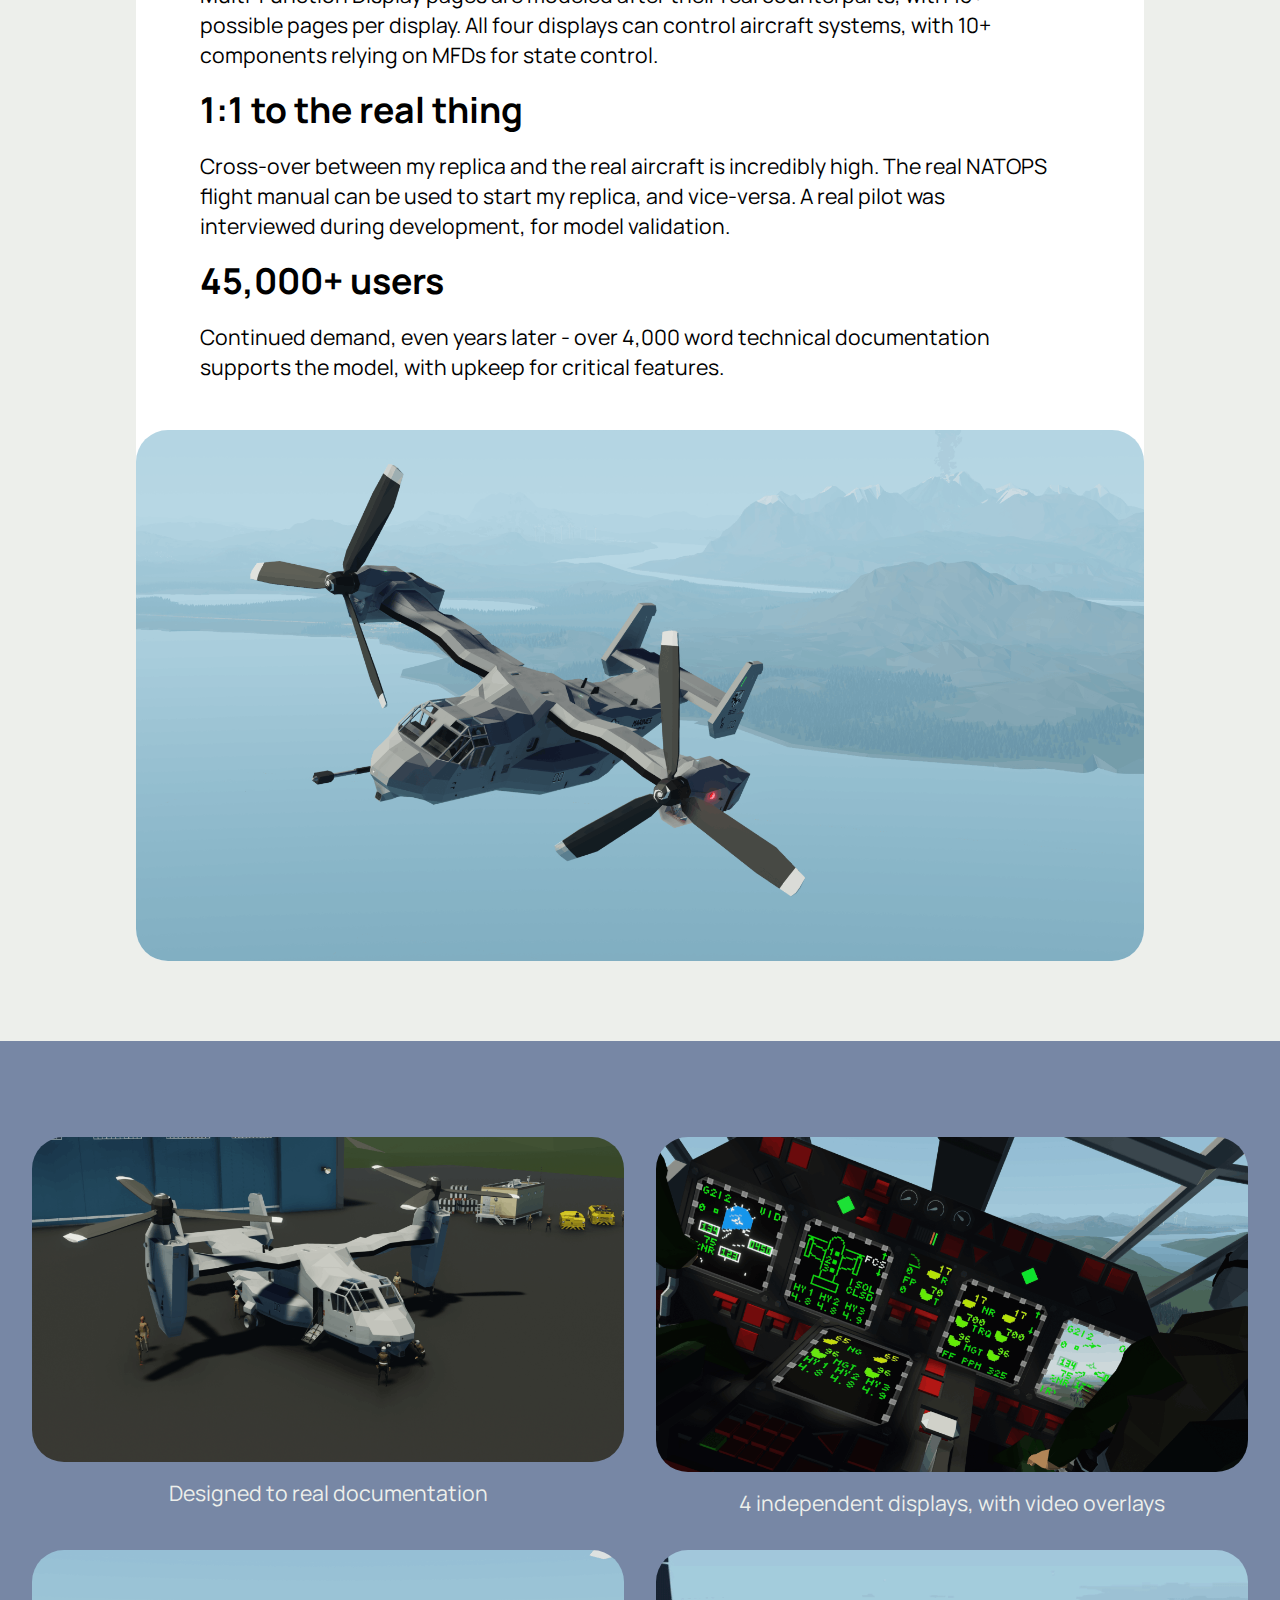
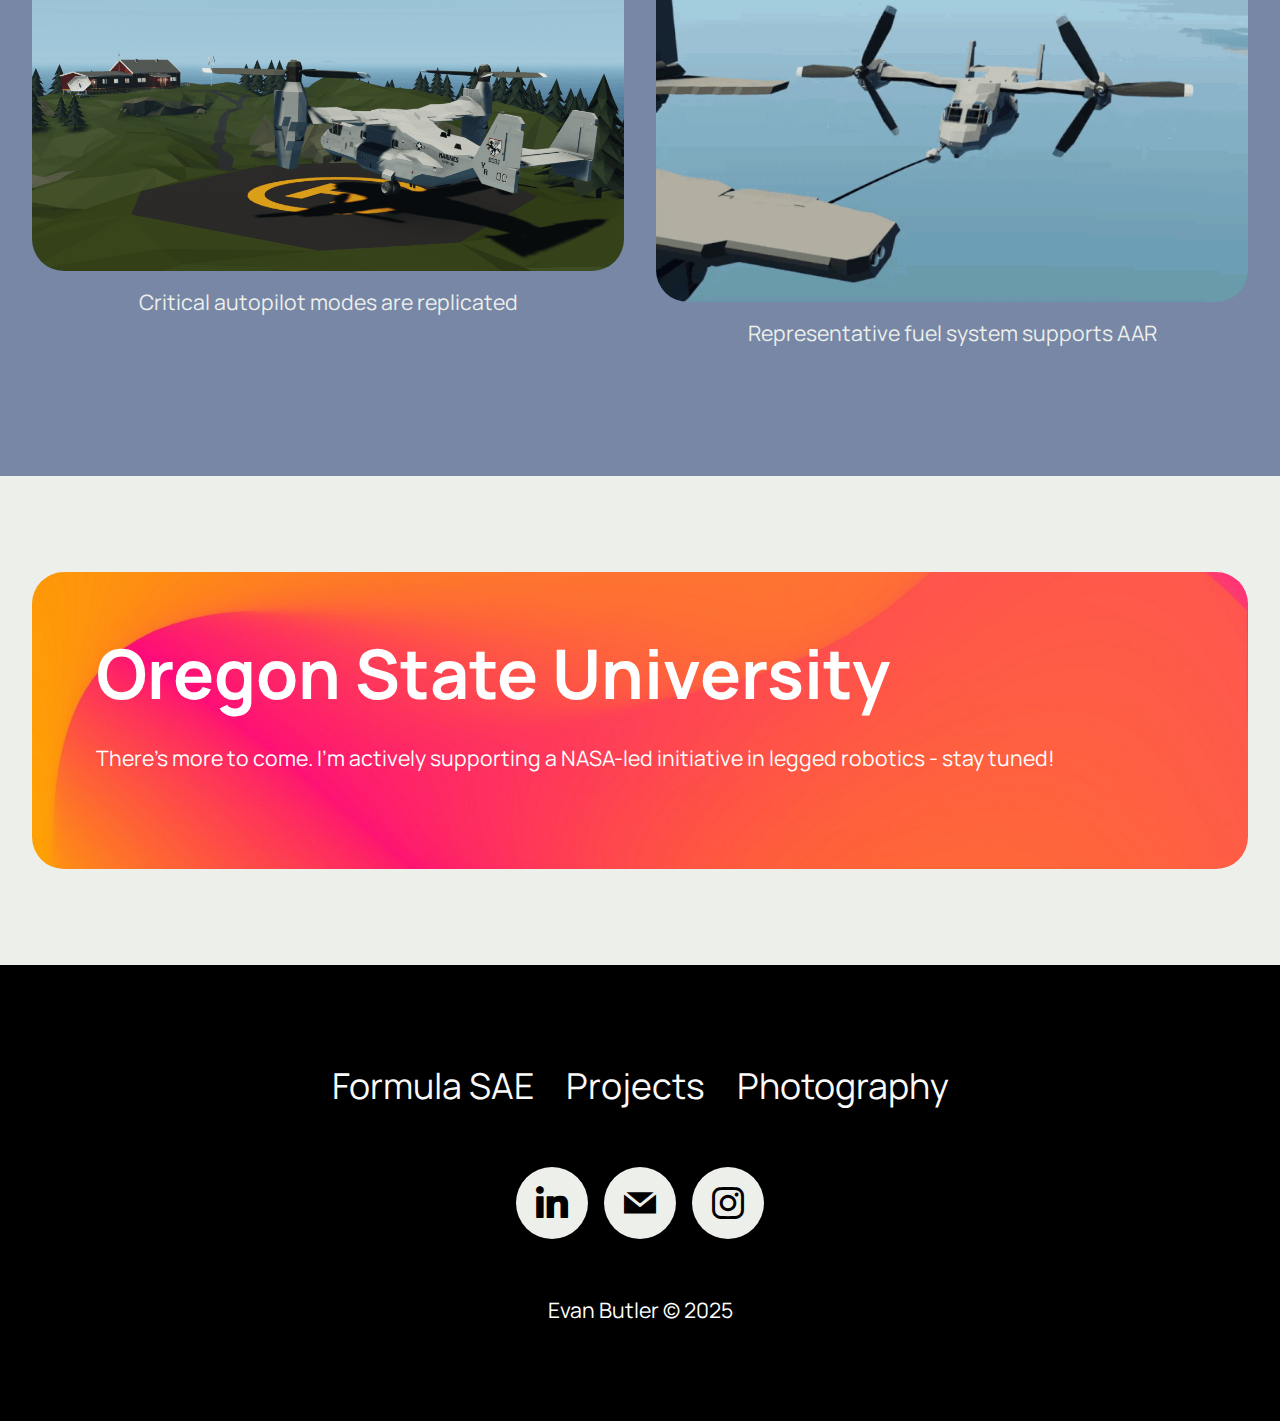
<file: page2.html>
<!DOCTYPE html>
<html  >
<head>
  <!-- Site made with Mobirise Website Builder v6.1.4, https://mobirise.com -->
  <meta charset="UTF-8">
  <meta http-equiv="X-UA-Compatible" content="IE=edge">
  <meta name="generator" content="Mobirise v6.1.4, mobirise.com">
  <meta name="viewport" content="width=device-width, initial-scale=1, minimum-scale=1">
  <link rel="shortcut icon" href="assets/images/img-1528-removebg-preview-128x129-1.png" type="image/x-icon">
  <meta name="description" content="">
  
  
  <title>Evan Butler - Projects</title>
  <link rel="stylesheet" href="assets/web/assets/mobirise-icons2/mobirise2.css">
  <link rel="stylesheet" href="assets/bootstrap/css/bootstrap.min.css">
  <link rel="stylesheet" href="assets/dropdown/css/style.css">
  <link rel="stylesheet" href="assets/socicon/css/styles.css">
  <link rel="stylesheet" href="assets/theme/css/style.css">
  <link rel="stylesheet" href="assets/gallery/style.css">
  <link rel="preload" href="https://fonts.googleapis.com/css2?family=Manrope:wght@400;700&display=swap&display=swap" as="style" onload="this.onload=null;this.rel='stylesheet'">
  <noscript><link rel="stylesheet" href="https://fonts.googleapis.com/css2?family=Manrope:wght@400;700&display=swap&display=swap"></noscript>
  <link rel="preload" as="style" href="assets/mobirise/css/mbr-additional.css?v=4QKQgC"><link rel="stylesheet" href="assets/mobirise/css/mbr-additional.css?v=4QKQgC" type="text/css">

  
  
  
</head>
<body>
  
  <section data-bs-version="5.1" class="menu menu2 cid-uYv52ti7Oe" once="menu" id="menu02-4">
	

	<nav class="navbar navbar-dropdown navbar-fixed-top navbar-expand-lg">
		<div class="container">
			<div class="navbar-brand">
				
				<span class="navbar-caption-wrap"><a class="navbar-caption text-black text-primary display-4" href="index.html">Evan Butler</a></span>
			</div>
			<button class="navbar-toggler" type="button" data-toggle="collapse" data-bs-toggle="collapse" data-target="#navbarSupportedContent" data-bs-target="#navbarSupportedContent" aria-controls="navbarNavAltMarkup" aria-expanded="false" aria-label="Toggle navigation">
				<div class="hamburger">
					<span></span>
					<span></span>
					<span></span>
					<span></span>
				</div>
			</button>
			<div class="collapse navbar-collapse" id="navbarSupportedContent">
				<ul class="navbar-nav nav-dropdown" data-app-modern-menu="true"><li class="nav-item">
						<a class="nav-link link text-black text-primary display-4" href="page1.html">FSAE</a>
					</li>
					<li class="nav-item">
						<a class="nav-link link text-black text-primary display-4" href="page2.html" aria-expanded="false">Projects</a>
					</li>
					<li class="nav-item">
						<a class="nav-link link text-black text-primary display-4" href="page3.html">Photography</a>
					</li></ul>
				<div class="icons-menu">
					<a class="iconfont-wrapper" href="https://www.linkedin.com/in/evanbutler03/" target="_blank">
						<span class="p-2 mbr-iconfont socicon-linkedin socicon"></span>
					</a>
					
					
					
				</div>
				<div class="navbar-buttons mbr-section-btn"><a class="btn btn-primary display-4" href="index.html#contacts-1-uYv52tkAjy">Contact</a></div>
			</div>
		</div>
	</nav>
</section>

<section data-bs-version="5.1" class="article9 cid-uYB9pwI68J" id="article09-r">
  

  
  
  <div class="container">
    <div class="row justify-content-center">
      <div class="card col-md-12 col-lg-10">
        <div class="card-wrapper">
          <div class="card-content-text">
            <h3 class="card-title mbr-fonts-style mbr-white mt-3 mb-4 display-2">
            <strong>"Ranger" Electrified 4X4</strong></h3>
          <div class="row card-box align-left">
            <div class="item features-without-image col-12 active">
              <div class="item-wrapper">
                <h4 class="mbr-section-subtitle mbr-fonts-style mb-3 display-5"><strong>4-motor Torque Vectoring</strong></h4>
                <p class="mbr-text mbr-fonts-style display-7">
                  Independent wheel control enables dynamic manipulation of vehicle properties, including promotion and mitigation of oversteer. Torque at the wheel is modulated with respect to more than 8 different vehicle state metrics, like directional accelerations and drivemode.<br>
                </p>
              </div>
            </div>
            
            <div class="item features-without-image col-12">
              <div class="item-wrapper">
                <h4 class="mbr-section-subtitle mbr-fonts-style mb-3 display-5">
                  <strong>Validated hybrid drivetrain</strong></h4>
                <p class="mbr-text mbr-fonts-style display-7">Custom "hybrid-electric" driveline uses bang-bang style control to optimize energy usage, resulting in a validated 18% reduction in fuel consumption. This is true in steady and unsteady state conditions, following typical driving patterns.<br>
                </p>
              </div>
            </div><div class="item features-without-image col-12">
              <div class="item-wrapper">
                <h4 class="mbr-section-subtitle mbr-fonts-style mb-3 display-5">
                  <strong>Real time state estimation</strong></h4>
                <p class="mbr-text mbr-fonts-style display-7">
                  Using inertial information, and vector-based vehicle properties, Ranger's stack calculates dynamic state in real-time. This includes critical information for the torque vectoring system, such as slip angle.<br>
                </p>
              </div>
            </div><div class="item features-without-image col-12">
              <div class="item-wrapper">
                <h4 class="mbr-section-subtitle mbr-fonts-style mb-3 display-5"><strong>&lt;execute&gt;</strong></h4>
                <p class="mbr-text mbr-fonts-style display-7">
                  Ranger's RTOS stack was written in Lua, designed to operate on a 60hz cycle.<br>
                </p>
              </div>
            </div>
          </div>
          </div>
          <div class="image-wrapper d-flex justify-content-center mt-3">
            <img src="assets/images/ranger11.gif" alt="Mobirise Website Builder">
          </div>
        </div>
      </div>
    </div>
  </div>
</section>

<section data-bs-version="5.1" class="gallery1 mbr-gallery cid-uYBgXisRCf" id="gallery02-v">   
    
    

    <div class="container-fluid">
        <div class="row justify-content-center">
            <div class="col-12 content-head">
                
            </div>
        </div>
        <div class="row mbr-gallery mbr-masonry" data-masonry="{&quot;percentPosition&quot;: true }">
            <div class="col-12 col-md-6 col-lg-6 item gallery-image">
                <div class="item-wrapper" data-toggle="modal" data-bs-toggle="modal" data-target="#uYC4npcuQs-modal" data-bs-target="#uYC4npcuQs-modal">
                    <img class="w-100" src="assets/images/untitled202-2266x1025.png" alt="Mobirise Website Builder" data-slide-to="0" data-bs-slide-to="0" data-target="#lb-uYC4npcuQs" data-bs-target="#lb-uYC4npcuQs">
                    <div class="icon-wrapper">
                        <span class="mobi-mbri mobi-mbri-search mbr-iconfont mbr-iconfont-btn"></span>
                    </div>
                </div>
                <h6 class="mbr-item-subtitle mbr-fonts-style align-center mb-0 mt-3 display-7">Low/high speed drift angle calculations</h6>
            </div><div class="col-12 col-md-6 col-lg-6 item gallery-image">
                <div class="item-wrapper" data-toggle="modal" data-bs-toggle="modal" data-target="#uYC4npcuQs-modal" data-bs-target="#uYC4npcuQs-modal">
                    <img class="w-100" src="assets/images/untitled-3352x1750.png" alt="Mobirise Website Builder" data-slide-to="1" data-bs-slide-to="1" data-target="#lb-uYC4npcuQs" data-bs-target="#lb-uYC4npcuQs">
                    <div class="icon-wrapper">
                        <span class="mobi-mbri mobi-mbri-search mbr-iconfont mbr-iconfont-btn"></span>
                    </div>
                </div>
                <h6 class="mbr-item-subtitle mbr-fonts-style align-center mb-0 mt-3 display-7">4-motor power shift logic</h6>
            </div>
            <div class="col-12 col-md-6 col-lg-6 item gallery-image">
                <div class="item-wrapper" data-toggle="modal" data-bs-toggle="modal" data-target="#uYC4npcuQs-modal" data-bs-target="#uYC4npcuQs-modal">
                    <img class="w-100" src="assets/images/crawlred2.gif" alt="Mobirise Website Builder" data-slide-to="2" data-bs-slide-to="2" data-target="#lb-uYC4npcuQs" data-bs-target="#lb-uYC4npcuQs">
                    <div class="icon-wrapper">
                        <span class="mobi-mbri mobi-mbri-search mbr-iconfont mbr-iconfont-btn"></span>
                    </div>
                </div>
                <h6 class="mbr-item-subtitle mbr-fonts-style align-center mb-0 mt-3 display-7">Real-time slip detection, and vectoring</h6>
            </div>
            <div class="col-12 col-md-6 col-lg-6 item gallery-image">
                <div class="item-wrapper" data-toggle="modal" data-bs-toggle="modal" data-target="#uYC4npcuQs-modal" data-bs-target="#uYC4npcuQs-modal">
                    <img class="w-100" src="assets/images/modes2-1-1101x865.png" alt="Mobirise Website Builder" data-slide-to="3" data-bs-slide-to="3" data-target="#lb-uYC4npcuQs" data-bs-target="#lb-uYC4npcuQs">
                    <div class="icon-wrapper">
                        <span class="mobi-mbri mobi-mbri-search mbr-iconfont mbr-iconfont-btn"></span>
                    </div>
                </div>
                <h6 class="mbr-item-subtitle mbr-fonts-style align-center mb-0 mt-3 display-7">5 drive modes, with varying torque/dynamics</h6>
            </div>
            
            
            
            
        </div>

        <div class="modal mbr-slider" tabindex="-1" role="dialog" aria-hidden="true" id="uYC4npcuQs-modal">
            <div class="modal-dialog" role="document">
                <div class="modal-content">
                    <div class="modal-body">
                        <div class="carousel slide" id="lb-uYC4npcuQs" data-interval="5000" data-bs-interval="5000">
                            <div class="carousel-inner">
                                <div class="carousel-item active">
                                    <img class="d-block w-100" src="assets/images/untitled202-2266x1025.png" alt="Mobirise Website Builder">
                                </div><div class="carousel-item">
                                    <img class="d-block w-100" src="assets/images/untitled-3352x1750.png" alt="Mobirise Website Builder">
                                </div>
                                <div class="carousel-item">
                                    <img class="d-block w-100" src="assets/images/crawlred2.gif" alt="Mobirise Website Builder">
                                </div>
                                <div class="carousel-item">
                                    <img class="d-block w-100" src="assets/images/modes2-1-1101x865.png" alt="Mobirise Website Builder">
                                </div>
                                
                                
                                
                                
                            </div>
                            <ol class="carousel-indicators">
                                <li data-slide-to="0" data-bs-slide-to="0" class="active" data-target="#lb-uYC4npcuQs" data-bs-target="#lb-uYC4npcuQs"></li><li data-slide-to="1" data-bs-slide-to="1" class="" data-target="#lb-uYC4npcuQs" data-bs-target="#lb-uYC4npcuQs"></li>
                                <li data-slide-to="2" data-bs-slide-to="2" data-target="#lb-uYC4npcuQs" data-bs-target="#lb-uYC4npcuQs"></li>
                                <li data-slide-to="3" data-bs-slide-to="3" data-target="#lb-uYC4npcuQs" data-bs-target="#lb-uYC4npcuQs"></li>
                                
                                
                                
                                
                            </ol>
                            <a role="button" href="" class="close" data-dismiss="modal" data-bs-dismiss="modal" aria-label="Close">
                            </a>
                            <a class="carousel-control-prev carousel-control" role="button" data-slide="prev" data-bs-slide="prev" href="#lb-uYC4npcuQs">
                                <span class="mobi-mbri mobi-mbri-arrow-prev" aria-hidden="true"></span>
                                <span class="sr-only visually-hidden">Previous</span>
                            </a>
                            <a class="carousel-control-next carousel-control" role="button" data-slide="next" data-bs-slide="next" href="#lb-uYC4npcuQs">
                                <span class="mobi-mbri mobi-mbri-arrow-next" aria-hidden="true"></span>
                                <span class="sr-only visually-hidden">Next</span>
                            </a>
                        </div>
                    </div>
                </div>
            </div>
        </div>
    </div>
</section>

<section data-bs-version="5.1" class="article9 cid-uYB9trRtTw" id="article09-s">
  

  
  
  <div class="container">
    <div class="row justify-content-center">
      <div class="card col-md-12 col-lg-10">
        <div class="card-wrapper">
          <div class="card-content-text">
            <h3 class="card-title mbr-fonts-style mbr-white mt-3 mb-4 display-2">
            <strong>MV-22B "Osprey"</strong></h3>
          <div class="row card-box align-left">
            <div class="item features-without-image col-12">
              <div class="item-wrapper">
                <h4 class="mbr-section-subtitle mbr-fonts-style mb-3 display-5"><strong>Avionics: reverse-engineered</strong></h4>
                <p class="mbr-text mbr-fonts-style display-7">Thousands of lines of code, modeled after NATOPS publications enable simulation of dozens of electrical, hydraulic, and mechanical avionics systems. Control outputs are calculated in real-time with more than a dozen variables to emulate real flight stability characteristics.</p>
              </div>
            </div>
            <div class="item features-without-image col-12">
              <div class="item-wrapper">
                <h4 class="mbr-section-subtitle mbr-fonts-style mb-3 display-5"><strong>Representative MFDs</strong></h4>
                <p class="mbr-text mbr-fonts-style display-7">Multi-Function Display pages are modeled after their real counterparts, with 15+ possible pages per display. All four displays can control aircraft systems, with 10+ components relying on MFDs for state control.<br>
                </p>
              </div>
            </div>
            <div class="item features-without-image col-12">
              <div class="item-wrapper">
                <h4 class="mbr-section-subtitle mbr-fonts-style mb-3 display-5">
                  <strong>1:1 to the real thing</strong></h4>
                <p class="mbr-text mbr-fonts-style display-7">
                  Cross-over between my replica and the real aircraft is incredibly high. The real NATOPS flight manual can be used to start my replica, and vice-versa. A real pilot was interviewed during development, for model validation.<br>
                </p>
              </div>
            </div><div class="item features-without-image col-12">
              <div class="item-wrapper">
                <h4 class="mbr-section-subtitle mbr-fonts-style mb-3 display-5"><strong>45,000+ users</strong></h4>
                <p class="mbr-text mbr-fonts-style display-7">Continued demand, even years later - over 4,000 word technical documentation supports the model, with upkeep for critical features.&nbsp;<br>
                </p>
              </div>
            </div>
          </div>
          </div>
          <div class="image-wrapper d-flex justify-content-center mt-3">
            <img src="assets/images/osprey1-1877x989.png" alt="Mobirise Website Builder">
          </div>
        </div>
      </div>
    </div>
  </div>
</section>

<section data-bs-version="5.1" class="gallery1 mbr-gallery cid-uYBokIV7Q7" id="gallery02-w">   
    
    

    <div class="container-fluid">
        <div class="row justify-content-center">
            <div class="col-12 content-head">
                
            </div>
        </div>
        <div class="row mbr-gallery mbr-masonry" data-masonry="{&quot;percentPosition&quot;: true }">
            <div class="col-12 col-md-6 col-lg-6 item gallery-image">
                <div class="item-wrapper" data-toggle="modal" data-bs-toggle="modal" data-target="#uYC4nr1gxy-modal" data-bs-target="#uYC4nr1gxy-modal">
                    <img class="w-100" src="assets/images/fd0c8ae7dc9e5c9cbaef70d4e38b2d7a-1101x604.png" alt="Mobirise Website Builder" data-slide-to="0" data-bs-slide-to="0" data-target="#lb-uYC4nr1gxy" data-bs-target="#lb-uYC4nr1gxy">
                    <div class="icon-wrapper">
                        <span class="mobi-mbri mobi-mbri-search mbr-iconfont mbr-iconfont-btn"></span>
                    </div>
                </div>
                <h6 class="mbr-item-subtitle mbr-fonts-style align-center mb-0 mt-3 display-7">Designed to real documentation</h6>
            </div><div class="col-12 col-md-6 col-lg-6 item gallery-image">
                <div class="item-wrapper" data-toggle="modal" data-bs-toggle="modal" data-target="#uYC4nr1gxy-modal" data-bs-target="#uYC4nr1gxy-modal">
                    <img class="w-100" src="assets/images/929606a272cd673a4f7c3e25215a81ef-1101x623.png" alt="Mobirise Website Builder" data-slide-to="1" data-bs-slide-to="1" data-target="#lb-uYC4nr1gxy" data-bs-target="#lb-uYC4nr1gxy">
                    <div class="icon-wrapper">
                        <span class="mobi-mbri mobi-mbri-search mbr-iconfont mbr-iconfont-btn"></span>
                    </div>
                </div>
                <h6 class="mbr-item-subtitle mbr-fonts-style align-center mb-0 mt-3 display-7">4 independent displays, with video overlays</h6>
            </div>
            <div class="col-12 col-md-6 col-lg-6 item gallery-image">
                <div class="item-wrapper" data-toggle="modal" data-bs-toggle="modal" data-target="#uYC4nr1gxy-modal" data-bs-target="#uYC4nr1gxy-modal">
                    <img class="w-100" src="assets/images/e1392e0a02a01a7fddbbb1232a89ba8e-1101x597.png" alt="Mobirise Website Builder" data-slide-to="2" data-bs-slide-to="2" data-target="#lb-uYC4nr1gxy" data-bs-target="#lb-uYC4nr1gxy">
                    <div class="icon-wrapper">
                        <span class="mobi-mbri mobi-mbri-search mbr-iconfont mbr-iconfont-btn"></span>
                    </div>
                </div>
                <h6 class="mbr-item-subtitle mbr-fonts-style align-center mb-0 mt-3 display-7">Critical autopilot modes are replicated</h6>
            </div>
            <div class="col-12 col-md-6 col-lg-6 item gallery-image">
                <div class="item-wrapper" data-toggle="modal" data-bs-toggle="modal" data-target="#uYC4nr1gxy-modal" data-bs-target="#uYC4nr1gxy-modal">
                    <img class="w-100" src="assets/images/refuel2.gif" alt="Mobirise Website Builder" data-slide-to="3" data-bs-slide-to="3" data-target="#lb-uYC4nr1gxy" data-bs-target="#lb-uYC4nr1gxy">
                    <div class="icon-wrapper">
                        <span class="mobi-mbri mobi-mbri-search mbr-iconfont mbr-iconfont-btn"></span>
                    </div>
                </div>
                <h6 class="mbr-item-subtitle mbr-fonts-style align-center mb-0 mt-3 display-7">Representative fuel system supports AAR</h6>
            </div>
            
            
            
            
        </div>

        <div class="modal mbr-slider" tabindex="-1" role="dialog" aria-hidden="true" id="uYC4nr1gxy-modal">
            <div class="modal-dialog" role="document">
                <div class="modal-content">
                    <div class="modal-body">
                        <div class="carousel slide" id="lb-uYC4nr1gxy" data-interval="5000" data-bs-interval="5000">
                            <div class="carousel-inner">
                                <div class="carousel-item active">
                                    <img class="d-block w-100" src="assets/images/fd0c8ae7dc9e5c9cbaef70d4e38b2d7a-1101x604.png" alt="Mobirise Website Builder">
                                </div><div class="carousel-item">
                                    <img class="d-block w-100" src="assets/images/929606a272cd673a4f7c3e25215a81ef-1101x623.png" alt="Mobirise Website Builder">
                                </div>
                                <div class="carousel-item">
                                    <img class="d-block w-100" src="assets/images/e1392e0a02a01a7fddbbb1232a89ba8e-1101x597.png" alt="Mobirise Website Builder">
                                </div>
                                <div class="carousel-item">
                                    <img class="d-block w-100" src="assets/images/refuel2.gif" alt="Mobirise Website Builder">
                                </div>
                                
                                
                                
                                
                            </div>
                            <ol class="carousel-indicators">
                                <li data-slide-to="0" data-bs-slide-to="0" class="active" data-target="#lb-uYC4nr1gxy" data-bs-target="#lb-uYC4nr1gxy"></li><li data-slide-to="1" data-bs-slide-to="1" class="" data-target="#lb-uYC4nr1gxy" data-bs-target="#lb-uYC4nr1gxy"></li>
                                <li data-slide-to="2" data-bs-slide-to="2" data-target="#lb-uYC4nr1gxy" data-bs-target="#lb-uYC4nr1gxy"></li>
                                <li data-slide-to="3" data-bs-slide-to="3" data-target="#lb-uYC4nr1gxy" data-bs-target="#lb-uYC4nr1gxy"></li>
                                
                                
                                
                                
                            </ol>
                            <a role="button" href="" class="close" data-dismiss="modal" data-bs-dismiss="modal" aria-label="Close">
                            </a>
                            <a class="carousel-control-prev carousel-control" role="button" data-slide="prev" data-bs-slide="prev" href="#lb-uYC4nr1gxy">
                                <span class="mobi-mbri mobi-mbri-arrow-prev" aria-hidden="true"></span>
                                <span class="sr-only visually-hidden">Previous</span>
                            </a>
                            <a class="carousel-control-next carousel-control" role="button" data-slide="next" data-bs-slide="next" href="#lb-uYC4nr1gxy">
                                <span class="mobi-mbri mobi-mbri-arrow-next" aria-hidden="true"></span>
                                <span class="sr-only visually-hidden">Next</span>
                            </a>
                        </div>
                    </div>
                </div>
            </div>
        </div>
    </div>
</section>

<section data-bs-version="5.1" class="header15 cid-uYBFQDRYd9" id="header15-z">
	

	
	
	<div class="container">
		<div class="row justify-content-center">
			<div class="card col-12 col-lg-12">
				<div class="card-wrapper wrap">
					<div class="card-box align-center">
						<h1 class="card-title mbr-fonts-style mb-4 display-1"><strong>Oregon State University</strong></h1>
						<p class="mbr-text mbr-fonts-style mb-4 display-7">
							There's more to come. I'm actively supporting a NASA-led initiative in legged robotics - stay tuned!</p>
						
					</div>
				</div>
			</div>
		</div>
	</div>
</section>

<section data-bs-version="5.1" class="footer3 cid-uYv52tkBrU" once="footers" id="footer03-5">

        

    

    <div class="container">
        <div class="row">
            <div class="row-links">
                <ul class="header-menu">
                  
                  
                  
                  
                <li class="header-menu-item mbr-fonts-style display-5">
                    <a href="#" class="text-white">Formula SAE</a>
                  </li><li class="header-menu-item mbr-fonts-style display-5">
                    <a href="#" class="text-white">Projects</a>
                  </li><li class="header-menu-item mbr-fonts-style display-5">
                    <a href="#" class="text-white">Photography</a>
                  </li></ul>
              </div>

            <div class="col-12 mt-4">
                <div class="social-row">
                    <div class="soc-item">
                        <a href="https://www.linkedin.com/in/evanbutler03/" target="_blank">
                            <span class="mbr-iconfont display-7 socicon-linkedin socicon"></span>
                        </a>
                    </div>
                    <div class="soc-item">
                        <a href="mailto:evan.w.butler03@gmail.com">
                            <span class="mbr-iconfont socicon-mail socicon"></span>
                        </a>
                    </div>
                    <div class="soc-item">
                        <a href="https://www.instagram.com/evanondigital/" target="_blank">
                            <span class="mbr-iconfont socicon-instagram socicon"></span>
                        </a>
                    </div>
                    
                    
                </div>
            </div>
            <div class="col-12 mt-5">
                <p class="mbr-fonts-style copyright display-7">Evan Butler © 2025</p>
            </div>
        </div>
    </div>
</section>
  
</body>
</html>
</file>
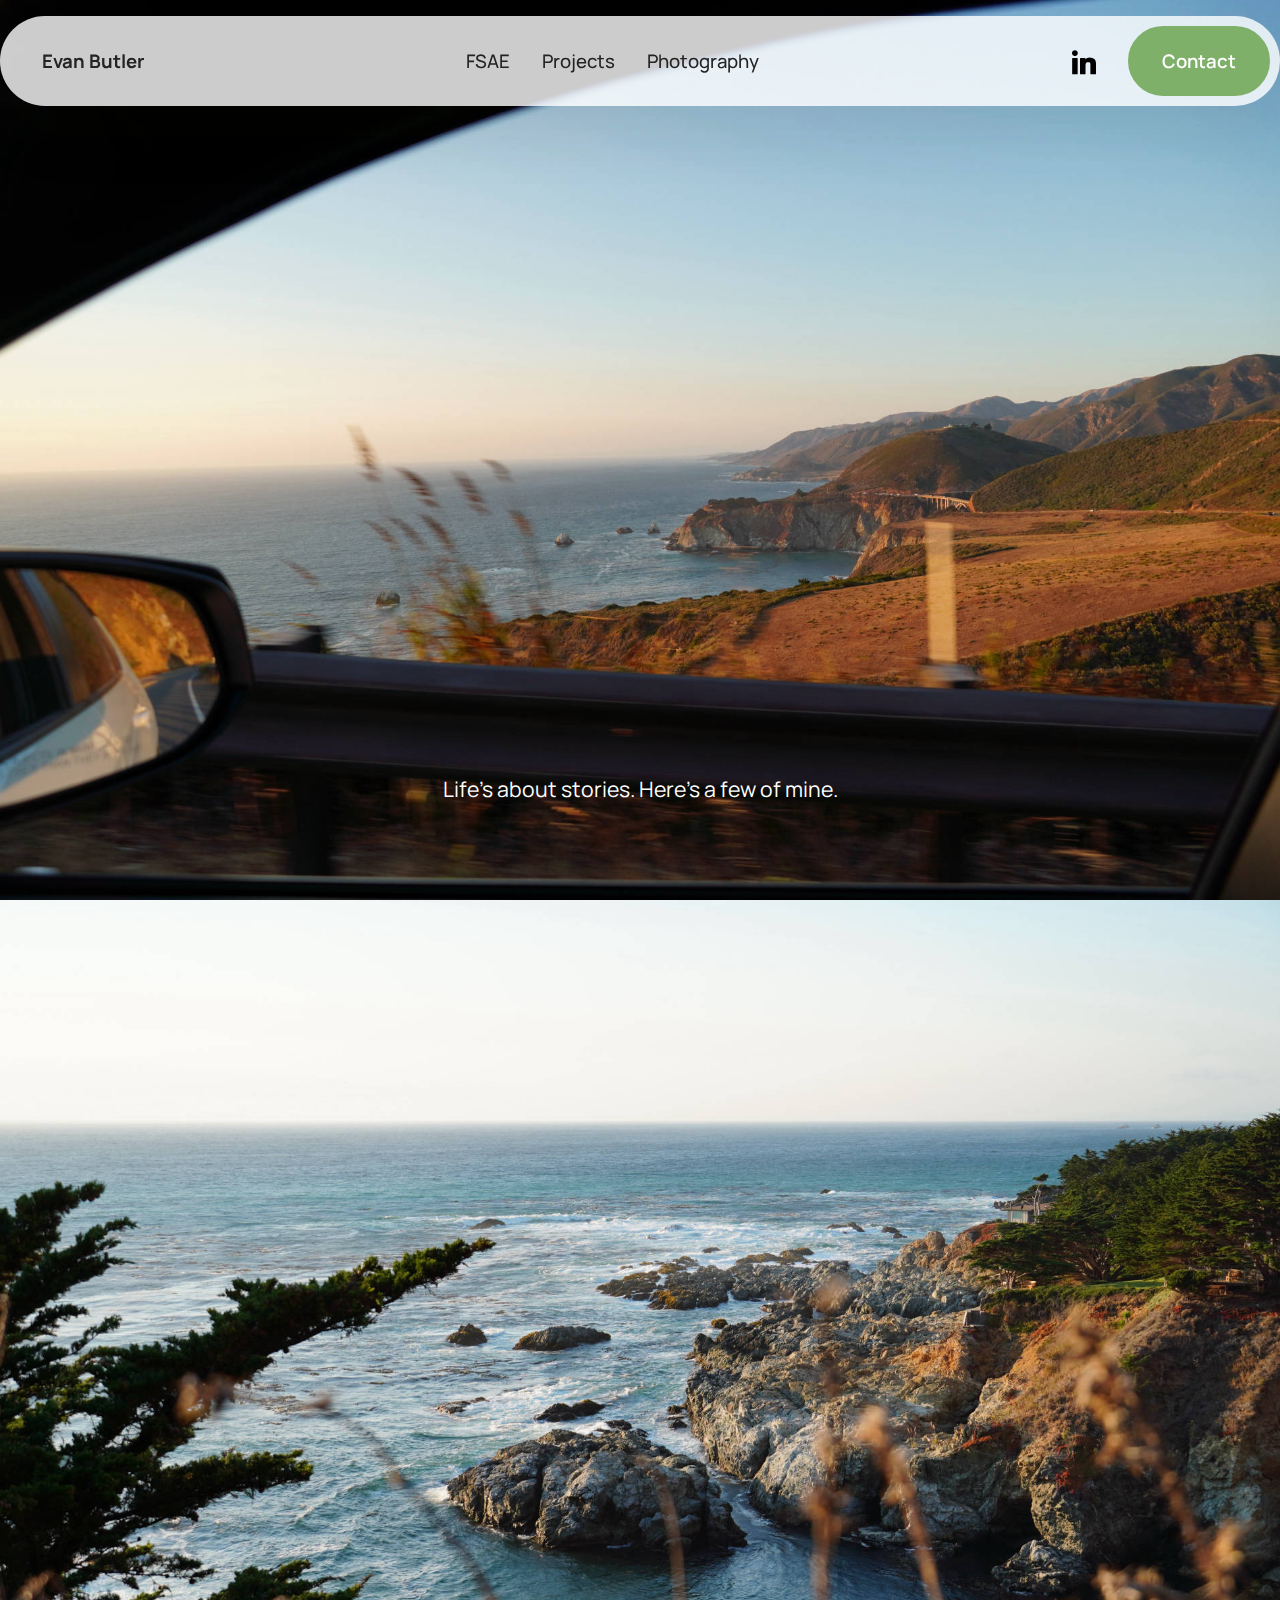
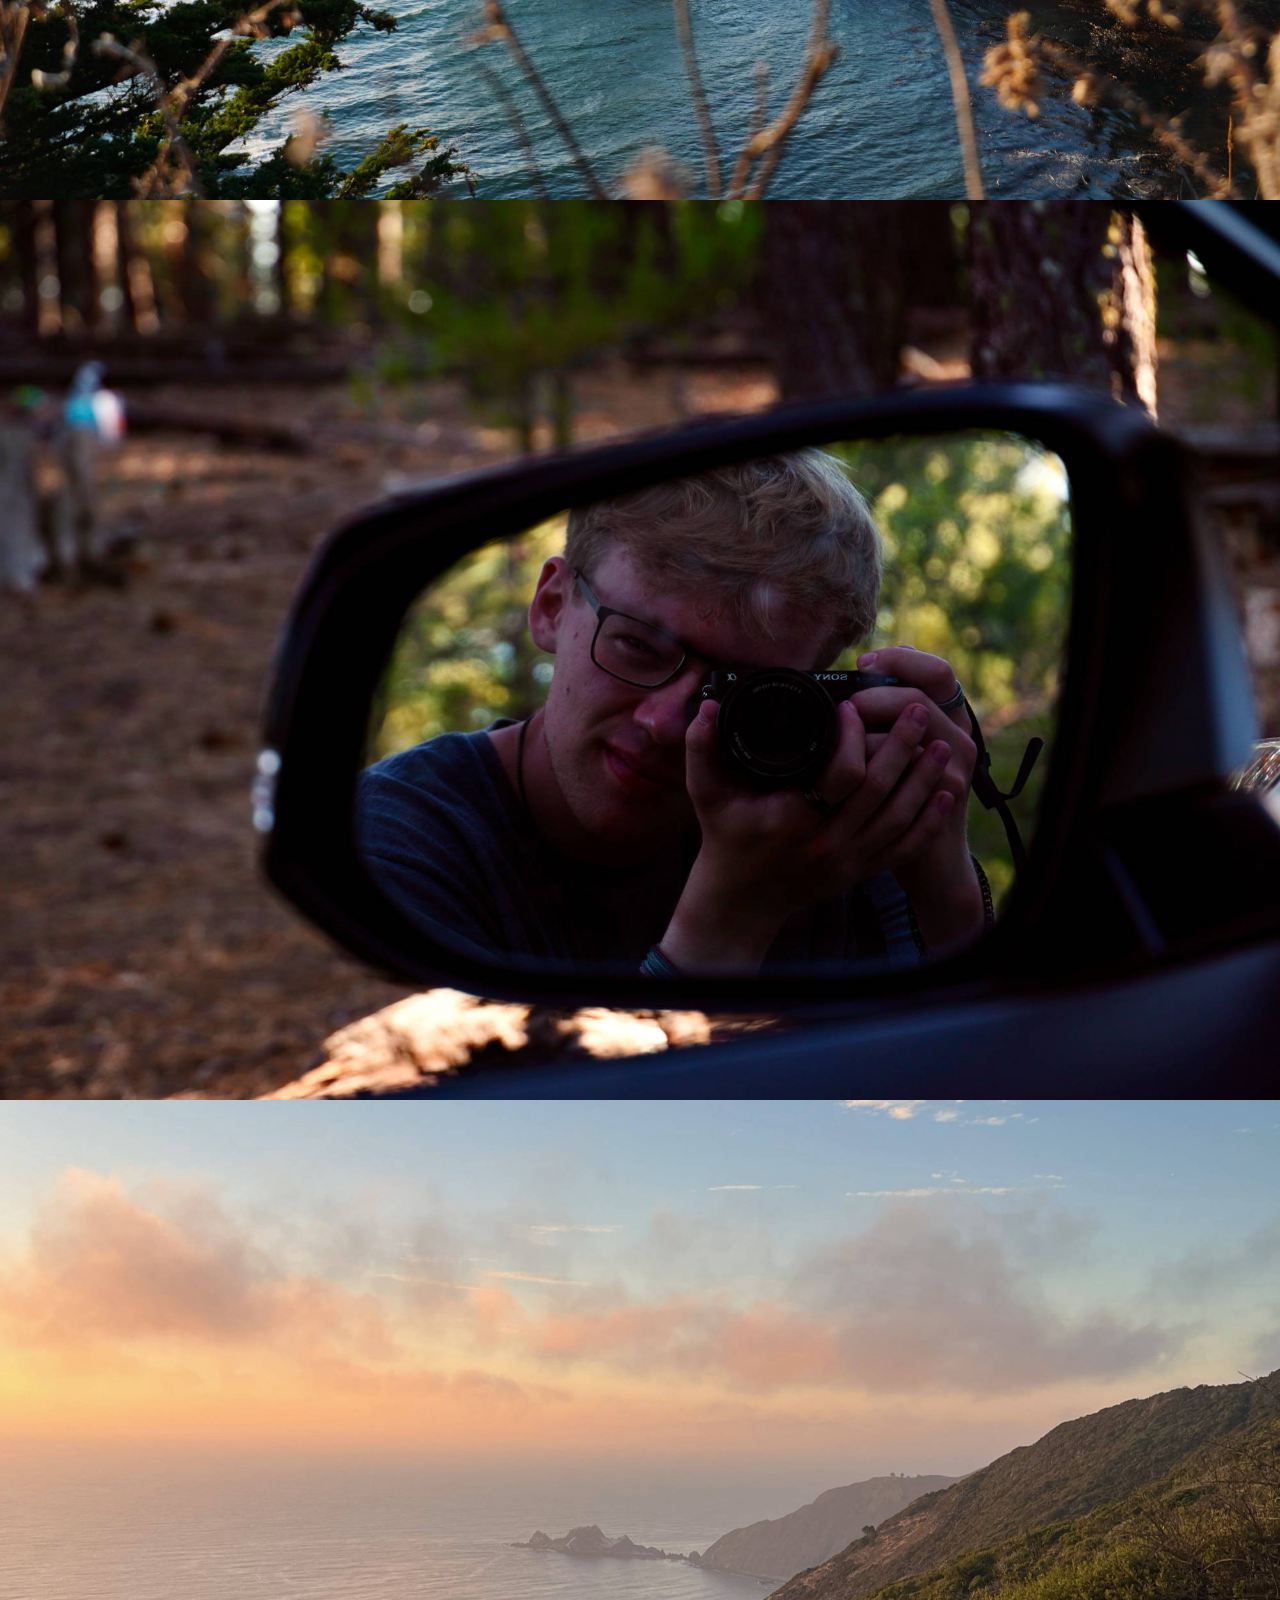
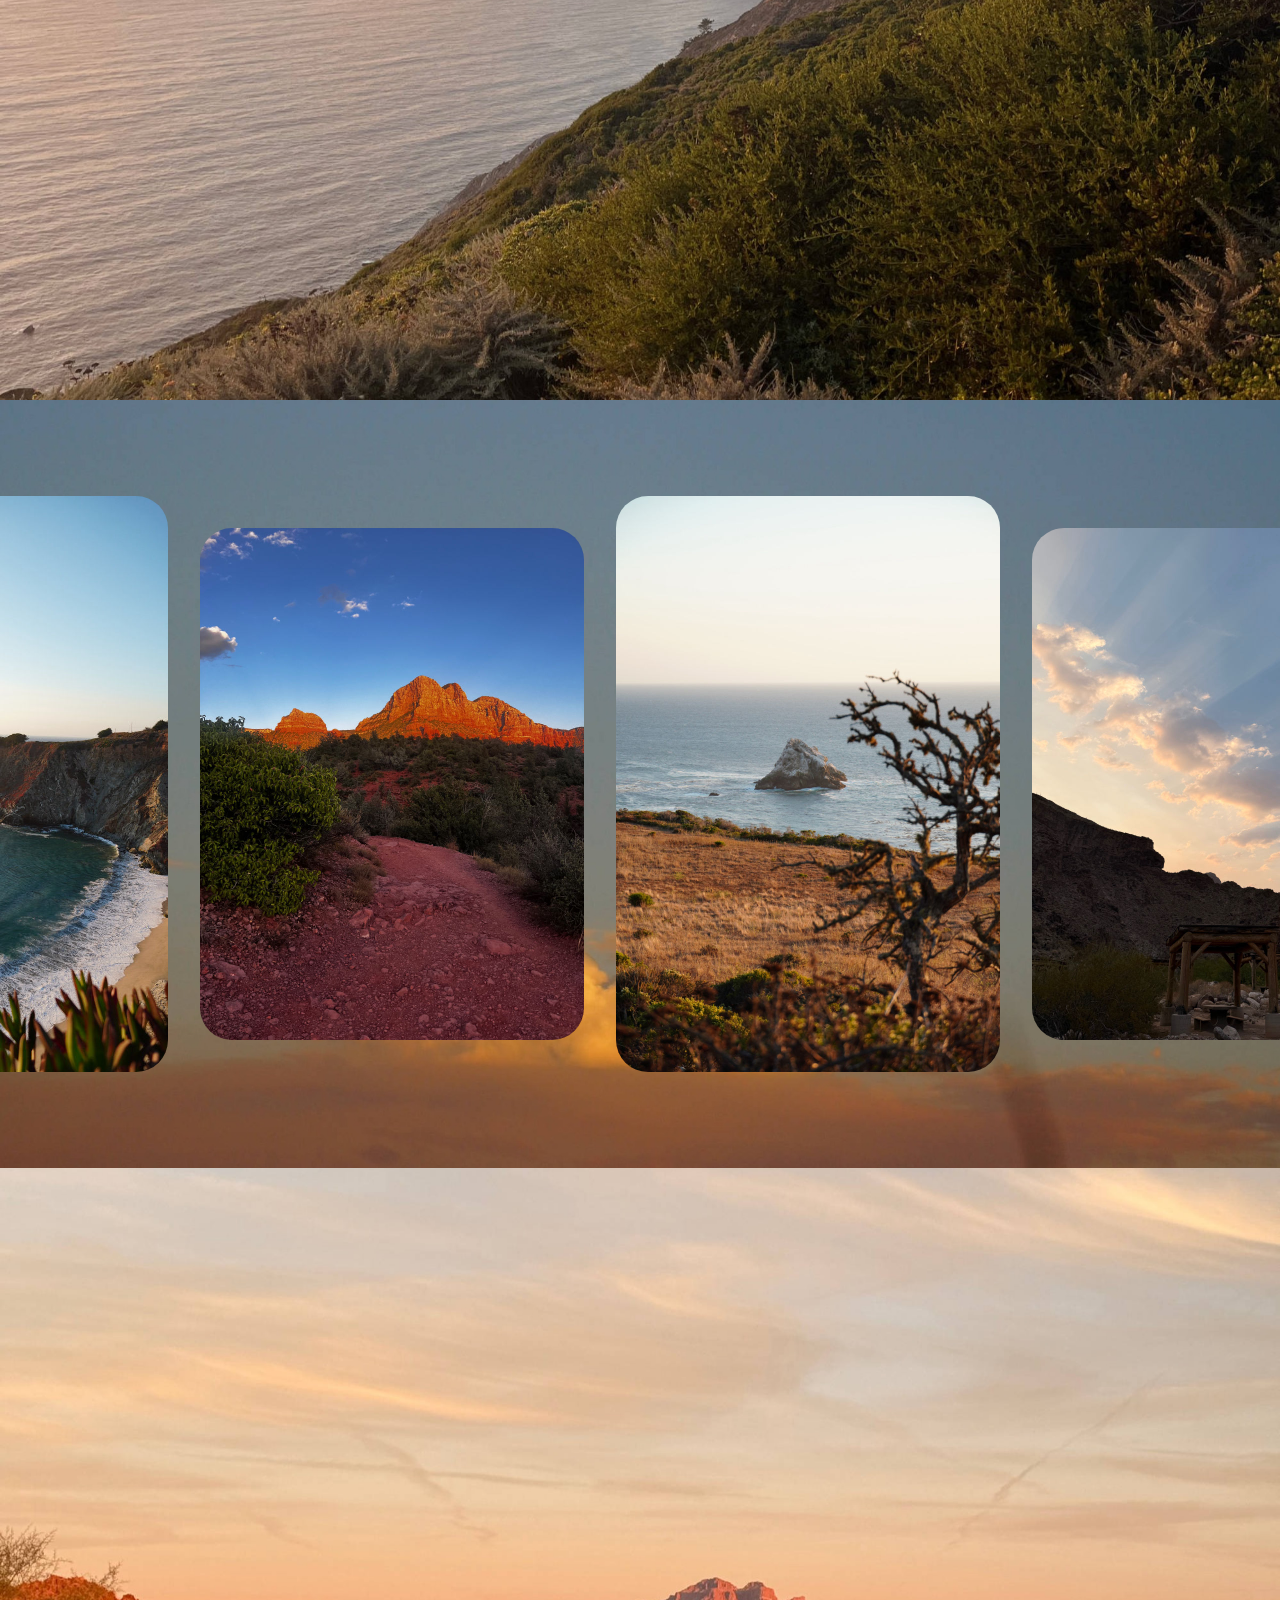
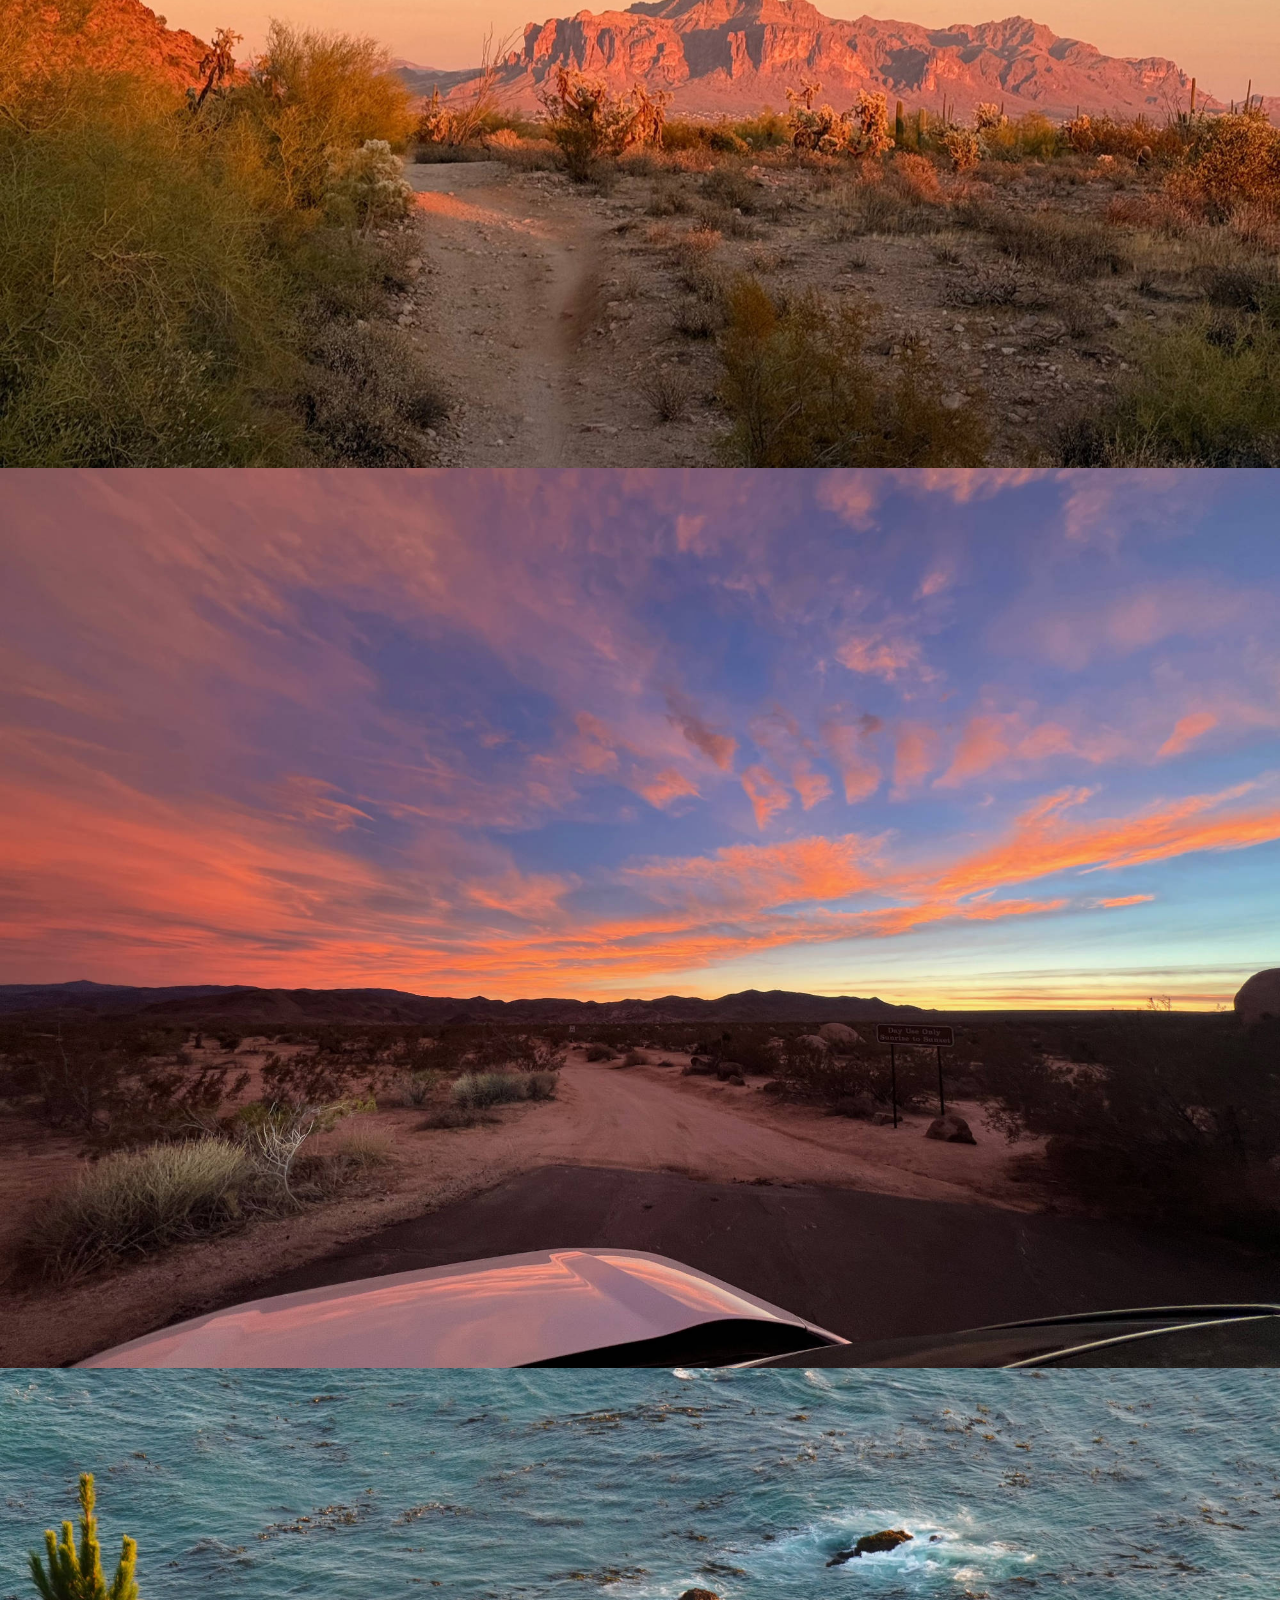
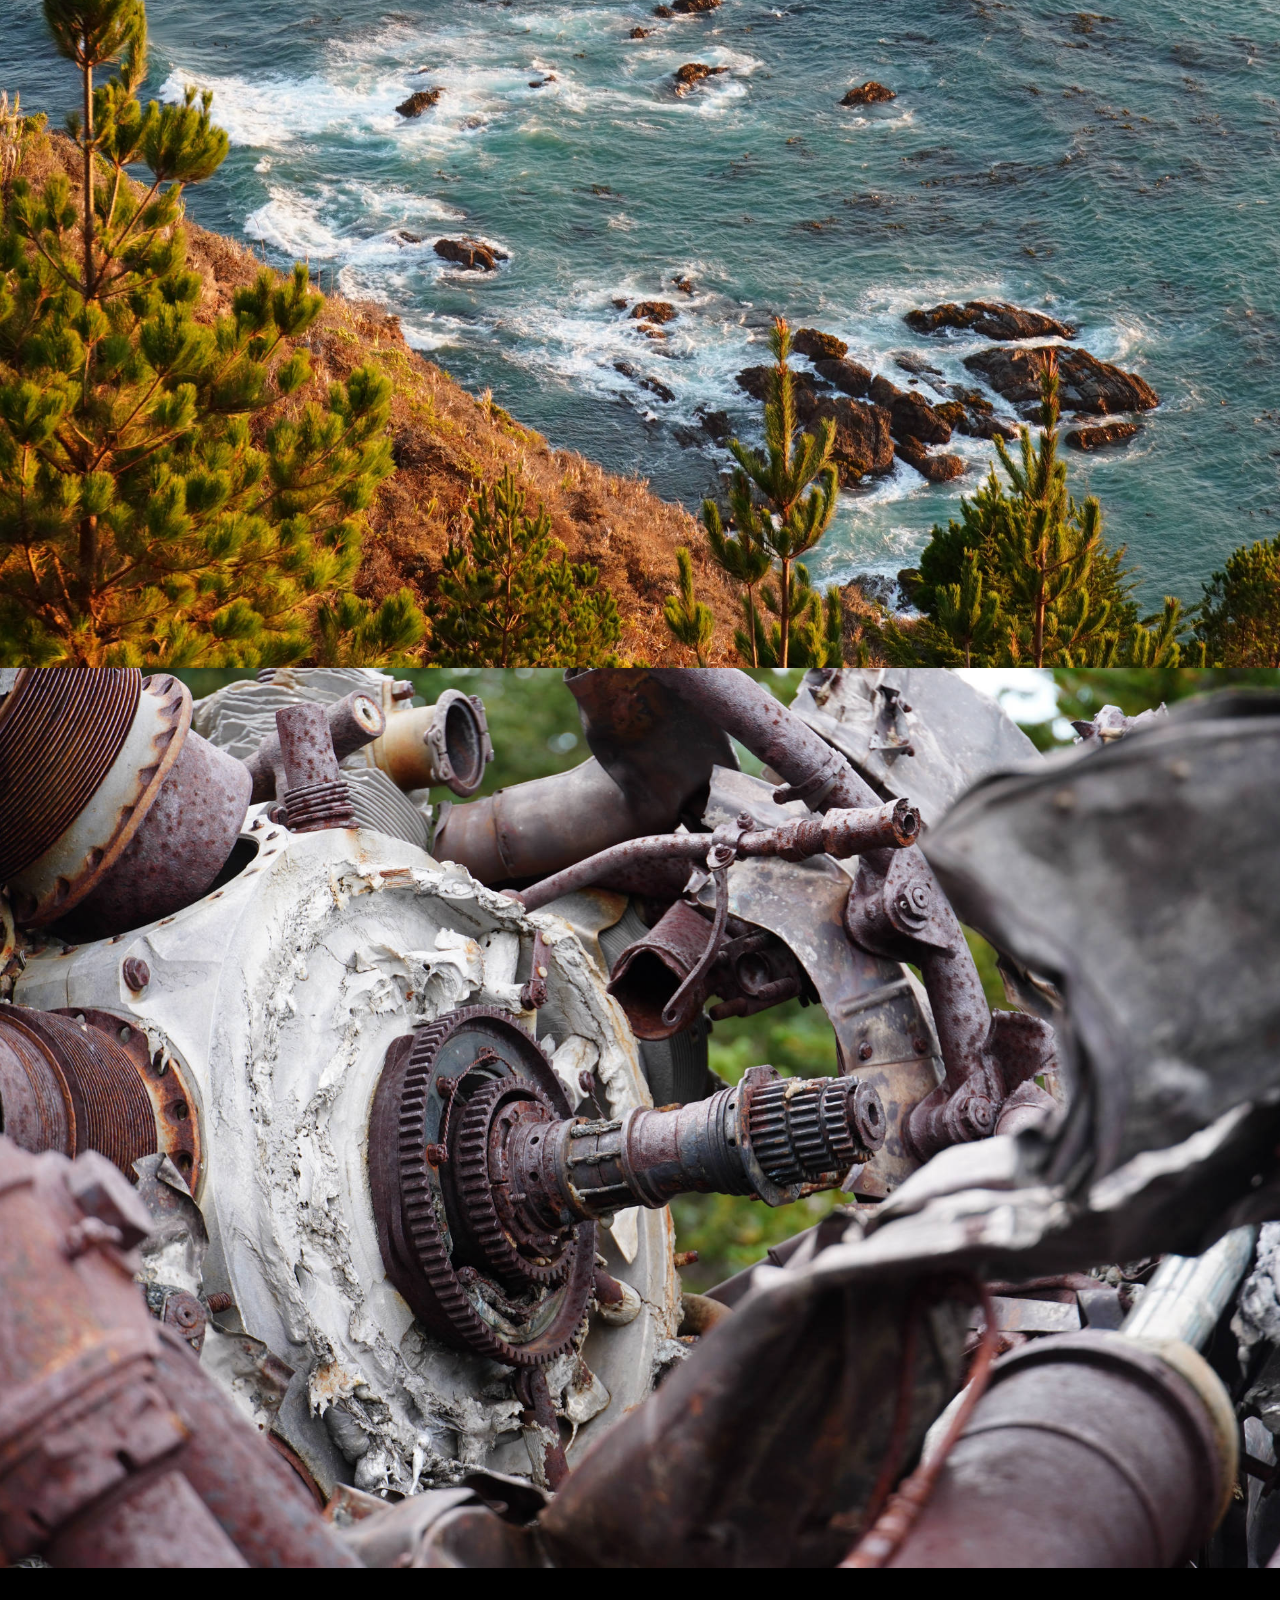
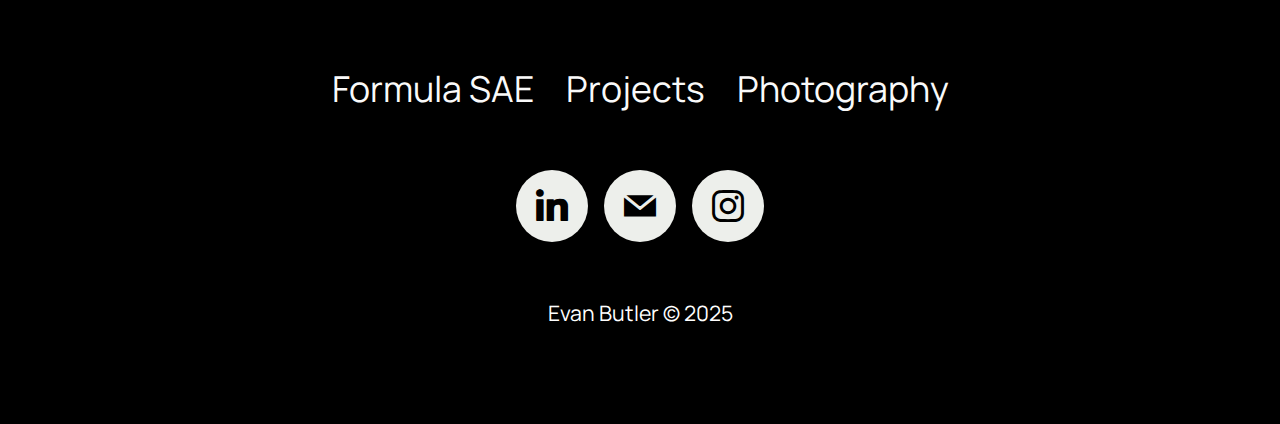
<file: page3.html>
<!DOCTYPE html>
<html  >
<head>
  <!-- Site made with Mobirise Website Builder v6.1.4, https://mobirise.com -->
  <meta charset="UTF-8">
  <meta http-equiv="X-UA-Compatible" content="IE=edge">
  <meta name="generator" content="Mobirise v6.1.4, mobirise.com">
  <meta name="viewport" content="width=device-width, initial-scale=1, minimum-scale=1">
  <link rel="shortcut icon" href="assets/images/img-1528-removebg-preview-128x129-1.png" type="image/x-icon">
  <meta name="description" content="">
  
  
  <title>Evan Butler - Photography</title>
  <link rel="stylesheet" href="assets/web/assets/mobirise-icons2/mobirise2.css">
  <link rel="stylesheet" href="assets/bootstrap/css/bootstrap.min.css">
  <link rel="stylesheet" href="assets/parallax/jarallax.css">
  <link rel="stylesheet" href="assets/dropdown/css/style.css">
  <link rel="stylesheet" href="assets/socicon/css/styles.css">
  <link rel="stylesheet" href="assets/theme/css/style.css">
  <link rel="preload" href="https://fonts.googleapis.com/css2?family=Manrope:wght@400;700&display=swap&display=swap" as="style" onload="this.onload=null;this.rel='stylesheet'">
  <noscript><link rel="stylesheet" href="https://fonts.googleapis.com/css2?family=Manrope:wght@400;700&display=swap&display=swap"></noscript>
  <link rel="preload" as="style" href="assets/mobirise/css/mbr-additional.css?v=rKc7hy"><link rel="stylesheet" href="assets/mobirise/css/mbr-additional.css?v=rKc7hy" type="text/css">

  
  
  
</head>
<body>
  
  <section data-bs-version="5.1" class="menu menu2 cid-uYv52ti7Oe" once="menu" id="menu02-6">
	

	<nav class="navbar navbar-dropdown navbar-fixed-top navbar-expand-lg">
		<div class="container">
			<div class="navbar-brand">
				
				<span class="navbar-caption-wrap"><a class="navbar-caption text-black text-primary display-4" href="index.html">Evan Butler</a></span>
			</div>
			<button class="navbar-toggler" type="button" data-toggle="collapse" data-bs-toggle="collapse" data-target="#navbarSupportedContent" data-bs-target="#navbarSupportedContent" aria-controls="navbarNavAltMarkup" aria-expanded="false" aria-label="Toggle navigation">
				<div class="hamburger">
					<span></span>
					<span></span>
					<span></span>
					<span></span>
				</div>
			</button>
			<div class="collapse navbar-collapse" id="navbarSupportedContent">
				<ul class="navbar-nav nav-dropdown" data-app-modern-menu="true"><li class="nav-item">
						<a class="nav-link link text-black text-primary display-4" href="page1.html">FSAE</a>
					</li>
					<li class="nav-item">
						<a class="nav-link link text-black text-primary display-4" href="page2.html" aria-expanded="false">Projects</a>
					</li>
					<li class="nav-item">
						<a class="nav-link link text-black text-primary display-4" href="page3.html">Photography</a>
					</li></ul>
				<div class="icons-menu">
					<a class="iconfont-wrapper" href="https://www.linkedin.com/in/evanbutler03/" target="_blank">
						<span class="p-2 mbr-iconfont socicon-linkedin socicon"></span>
					</a>
					
					
					
				</div>
				<div class="navbar-buttons mbr-section-btn"><a class="btn btn-primary display-4" href="index.html#contacts-1-uYv52tkAjy">Contact</a></div>
			</div>
		</div>
	</nav>
</section>

<section data-bs-version="5.1" class="header16 cid-uYvFd9tkTQ mbr-fullscreen mbr-parallax-background" id="header17-g">
  
  
  <div class="container-fluid">
    <div class="row">
      <div class="content-wrap col-12 col-md-12">
        
        
        <p class="mbr-fonts-style mbr-text mbr-white mb-4 display-7">Life's about stories. Here's a few of mine.</p>
        
      </div>
    </div>
  </div>
</section>

<section data-bs-version="5.1" class="header16 cid-uYvJcAFjrk mbr-fullscreen mbr-parallax-background" id="header17-j">
  
  
  <div class="container-fluid">
    <div class="row">
      <div class="content-wrap col-12 col-md-12">
        
        
        
        
      </div>
    </div>
  </div>
</section>

<section data-bs-version="5.1" class="header16 cid-uYvJuEdMJJ mbr-fullscreen mbr-parallax-background" id="header17-k">
  
  
  <div class="container-fluid">
    <div class="row">
      <div class="content-wrap col-12 col-md-12">
        
        
        
        
      </div>
    </div>
  </div>
</section>

<section data-bs-version="5.1" class="header16 cid-uYvJvmRXzm mbr-fullscreen mbr-parallax-background" id="header17-l">
  
  
  <div class="container-fluid">
    <div class="row">
      <div class="content-wrap col-12 col-md-12">
        
        
        
        
      </div>
    </div>
  </div>
</section>

<section data-bs-version="5.1" class="gallery07 cid-uYvMFAIggs mbr-parallax-background" id="gallery07-p">
  
  
  <div class="container-fluid gallery-wrapper">
    <div class="row justify-content-center">
      <div class="col-12 content-head">
        
      </div>
    </div>
    <div class="grid-container">
      <div class="grid-container-3 moving-left" style="transform: translate3d(-200px, 0px, 0px);">
        <div class="grid-item">
          <img src="assets/images/e3537a52-dad7-490f-b950-56802be0991e-1-105-c-724x1086.jpg" alt="Mobirise Website Builder">
        </div>
        <div class="grid-item">
          <img src="assets/images/img-7299-768x1024.jpg" alt="Mobirise Website Builder">
        </div>
        <div class="grid-item">
          <img src="assets/images/90a20109-0ddb-491b-a121-b2a51925844a-1-102-o-768x1152.jpg" alt="Mobirise Website Builder">
        </div>
        <div class="grid-item">
          <img src="assets/images/img-3782-768x1024.jpg" alt="Mobirise Website Builder">
        </div>
      </div>
    </div>
  </div>
</section>

<section data-bs-version="5.1" class="header16 cid-uYvLDpBPQU mbr-fullscreen mbr-parallax-background" id="header17-m">
  
  
  <div class="container-fluid">
    <div class="row">
      <div class="content-wrap col-12 col-md-12">
        
        
        
        
      </div>
    </div>
  </div>
</section>

<section data-bs-version="5.1" class="header16 cid-uYvLE5q97G mbr-fullscreen mbr-parallax-background" id="header17-n">
  
  
  <div class="container-fluid">
    <div class="row">
      <div class="content-wrap col-12 col-md-12">
        
        
        
        
      </div>
    </div>
  </div>
</section>

<section data-bs-version="5.1" class="header16 cid-uYvLXeAhGJ mbr-fullscreen mbr-parallax-background" id="header17-o">
  
  
  <div class="container-fluid">
    <div class="row">
      <div class="content-wrap col-12 col-md-12">
        
        
        
        
      </div>
    </div>
  </div>
</section>

<section data-bs-version="5.1" class="header16 cid-uYvN7ft21y mbr-fullscreen mbr-parallax-background" id="header17-q">
  
  
  <div class="container-fluid">
    <div class="row">
      <div class="content-wrap col-12 col-md-12">
        
        
        
        
      </div>
    </div>
  </div>
</section>

<section data-bs-version="5.1" class="footer3 cid-uYv52tkBrU" once="footers" id="footer03-7">

        

    

    <div class="container">
        <div class="row">
            <div class="row-links">
                <ul class="header-menu">
                  
                  
                  
                  
                <li class="header-menu-item mbr-fonts-style display-5">
                    <a href="#" class="text-white">Formula SAE</a>
                  </li><li class="header-menu-item mbr-fonts-style display-5">
                    <a href="#" class="text-white">Projects</a>
                  </li><li class="header-menu-item mbr-fonts-style display-5">
                    <a href="#" class="text-white">Photography</a>
                  </li></ul>
              </div>

            <div class="col-12 mt-4">
                <div class="social-row">
                    <div class="soc-item">
                        <a href="https://www.linkedin.com/in/evanbutler03/" target="_blank">
                            <span class="mbr-iconfont display-7 socicon-linkedin socicon"></span>
                        </a>
                    </div>
                    <div class="soc-item">
                        <a href="mailto:evan.w.butler03@gmail.com">
                            <span class="mbr-iconfont socicon-mail socicon"></span>
                        </a>
                    </div>
                    <div class="soc-item">
                        <a href="https://www.instagram.com/evanondigital/" target="_blank">
                            <span class="mbr-iconfont socicon-instagram socicon"></span>
                        </a>
                    </div>
                    
                    
                </div>
            </div>
            <div class="col-12 mt-5">
                <p class="mbr-fonts-style copyright display-7">Evan Butler © 2025</p>
            </div>
        </div>
    </div>
</section>

</body>
</html>
</file>
<file: assets/web/assets/mobirise-icons2/mobirise2.css>
@font-face {
  font-family: 'Moririse2';
  font-display: swap;
  src:  url('mobirise2.eot?f2bix4');
  src:  url('mobirise2.eot?f2bix4#iefix') format('embedded-opentype'),
    url('mobirise2.ttf?f2bix4') format('truetype'),
    url('mobirise2.woff?f2bix4') format('woff'),
    url('mobirise2.svg?f2bix4#mobirise2') format('svg');
  font-weight: normal;
  font-style: normal;
}

[class^="mobi-"], [class*=" mobi-"] {
  /* use !important to prevent issues with browser extensions that change fonts */
  font-family: 'Moririse2' !important;
  speak: none;
  font-style: normal;
  font-weight: normal;
  font-variant: normal;
  text-transform: none;
  line-height: 1;

  /* Better Font Rendering =========== */
  -webkit-font-smoothing: antialiased;
  -moz-osx-font-smoothing: grayscale;
}

.mobi-mbri-add-submenu:before {
  content: "\e900";
}
.mobi-mbri-alert:before {
  content: "\e901";
}
.mobi-mbri-align-center:before {
  content: "\e902";
}
.mobi-mbri-align-justify:before {
  content: "\e903";
}
.mobi-mbri-align-left:before {
  content: "\e904";
}
.mobi-mbri-align-right:before {
  content: "\e905";
}
.mobi-mbri-android:before {
  content: "\e906";
}
.mobi-mbri-apple:before {
  content: "\e907";
}
.mobi-mbri-arrow-down:before {
  content: "\e908";
}
.mobi-mbri-arrow-next:before {
  content: "\e909";
}
.mobi-mbri-arrow-prev:before {
  content: "\e90a";
}
.mobi-mbri-arrow-up:before {
  content: "\e90b";
}
.mobi-mbri-bold:before {
  content: "\e90c";
}
.mobi-mbri-bookmark:before {
  content: "\e90d";
}
.mobi-mbri-bootstrap:before {
  content: "\e90e";
}
.mobi-mbri-briefcase:before {
  content: "\e90f";
}
.mobi-mbri-browse:before {
  content: "\e910";
}
.mobi-mbri-bulleted-list:before {
  content: "\e911";
}
.mobi-mbri-calendar:before {
  content: "\e912";
}
.mobi-mbri-camera:before {
  content: "\e913";
}
.mobi-mbri-cart-add:before {
  content: "\e914";
}
.mobi-mbri-cart-full:before {
  content: "\e915";
}
.mobi-mbri-cash:before {
  content: "\e916";
}
.mobi-mbri-change-style:before {
  content: "\e917";
}
.mobi-mbri-chat:before {
  content: "\e918";
}
.mobi-mbri-clock:before {
  content: "\e919";
}
.mobi-mbri-close:before {
  content: "\e91a";
}
.mobi-mbri-cloud:before {
  content: "\e91b";
}
.mobi-mbri-code:before {
  content: "\e91c";
}
.mobi-mbri-contact-form:before {
  content: "\e91d";
}
.mobi-mbri-credit-card:before {
  content: "\e91e";
}
.mobi-mbri-cursor-click:before {
  content: "\e91f";
}
.mobi-mbri-cust-feedback:before {
  content: "\e920";
}
.mobi-mbri-database:before {
  content: "\e921";
}
.mobi-mbri-delivery:before {
  content: "\e922";
}
.mobi-mbri-desktop:before {
  content: "\e923";
}
.mobi-mbri-devices:before {
  content: "\e924";
}
.mobi-mbri-down:before {
  content: "\e925";
}
.mobi-mbri-download-2:before {
  content: "\e926";
}
.mobi-mbri-download:before {
  content: "\e927";
}
.mobi-mbri-drag-n-drop-2:before {
  content: "\e928";
}
.mobi-mbri-drag-n-drop:before {
  content: "\e929";
}
.mobi-mbri-edit-2:before {
  content: "\e92a";
}
.mobi-mbri-edit:before {
  content: "\e92b";
}
.mobi-mbri-error:before {
  content: "\e92c";
}
.mobi-mbri-extension:before {
  content: "\e92d";
}
.mobi-mbri-features:before {
  content: "\e92e";
}
.mobi-mbri-file:before {
  content: "\e92f";
}
.mobi-mbri-flag:before {
  content: "\e930";
}
.mobi-mbri-folder:before {
  content: "\e931";
}
.mobi-mbri-gift:before {
  content: "\e932";
}
.mobi-mbri-github:before {
  content: "\e933";
}
.mobi-mbri-globe-2:before {
  content: "\e934";
}
.mobi-mbri-globe:before {
  content: "\e935";
}
.mobi-mbri-growing-chart:before {
  content: "\e936";
}
.mobi-mbri-hearth:before {
  content: "\e937";
}
.mobi-mbri-help:before {
  content: "\e938";
}
.mobi-mbri-home:before {
  content: "\e939";
}
.mobi-mbri-hot-cup:before {
  content: "\e93a";
}
.mobi-mbri-idea:before {
  content: "\e93b";
}
.mobi-mbri-image-gallery:before {
  content: "\e93c";
}
.mobi-mbri-image-slider:before {
  content: "\e93d";
}
.mobi-mbri-info:before {
  content: "\e93e";
}
.mobi-mbri-italic:before {
  content: "\e93f";
}
.mobi-mbri-key:before {
  content: "\e940";
}
.mobi-mbri-laptop:before {
  content: "\e941";
}
.mobi-mbri-layers:before {
  content: "\e942";
}
.mobi-mbri-left-right:before {
  content: "\e943";
}
.mobi-mbri-left:before {
  content: "\e944";
}
.mobi-mbri-letter:before {
  content: "\e945";
}
.mobi-mbri-like:before {
  content: "\e946";
}
.mobi-mbri-link:before {
  content: "\e947";
}
.mobi-mbri-lock:before {
  content: "\e948";
}
.mobi-mbri-login:before {
  content: "\e949";
}
.mobi-mbri-logout:before {
  content: "\e94a";
}
.mobi-mbri-magic-stick:before {
  content: "\e94b";
}
.mobi-mbri-map-pin:before {
  content: "\e94c";
}
.mobi-mbri-menu:before {
  content: "\e94d";
}
.mobi-mbri-mobile-2:before {
  content: "\e94e";
}
.mobi-mbri-mobile-horizontal:before {
  content: "\e94f";
}
.mobi-mbri-mobile:before {
  content: "\e950";
}
.mobi-mbri-mobirise:before {
  content: "\e951";
}
.mobi-mbri-more-horizontal:before {
  content: "\e952";
}
.mobi-mbri-more-vertical:before {
  content: "\e953";
}
.mobi-mbri-music:before {
  content: "\e954";
}
.mobi-mbri-new-file:before {
  content: "\e955";
}
.mobi-mbri-numbered-list:before {
  content: "\e956";
}
.mobi-mbri-opened-folder:before {
  content: "\e957";
}
.mobi-mbri-pages:before {
  content: "\e958";
}
.mobi-mbri-paper-plane:before {
  content: "\e959";
}
.mobi-mbri-paperclip:before {
  content: "\e95a";
}
.mobi-mbri-phone:before {
  content: "\e95b";
}
.mobi-mbri-photo:before {
  content: "\e95c";
}
.mobi-mbri-photos:before {
  content: "\e95d";
}
.mobi-mbri-pin:before {
  content: "\e95e";
}
.mobi-mbri-play:before {
  content: "\e95f";
}
.mobi-mbri-plus:before {
  content: "\e960";
}
.mobi-mbri-preview:before {
  content: "\e961";
}
.mobi-mbri-print:before {
  content: "\e962";
}
.mobi-mbri-protect:before {
  content: "\e963";
}
.mobi-mbri-question:before {
  content: "\e964";
}
.mobi-mbri-quote-left:before {
  content: "\e965";
}
.mobi-mbri-quote-right:before {
  content: "\e966";
}
.mobi-mbri-redo:before {
  content: "\e967";
}
.mobi-mbri-refresh:before {
  content: "\e968";
}
.mobi-mbri-responsive-2:before {
  content: "\e969";
}
.mobi-mbri-responsive:before {
  content: "\e96a";
}
.mobi-mbri-right:before {
  content: "\e96b";
}
.mobi-mbri-rocket:before {
  content: "\e96c";
}
.mobi-mbri-sad-face:before {
  content: "\e96d";
}
.mobi-mbri-sale:before {
  content: "\e96e";
}
.mobi-mbri-save:before {
  content: "\e96f";
}
.mobi-mbri-search:before {
  content: "\e970";
}
.mobi-mbri-setting-2:before {
  content: "\e971";
}
.mobi-mbri-setting-3:before {
  content: "\e972";
}
.mobi-mbri-setting:before {
  content: "\e973";
}
.mobi-mbri-share:before {
  content: "\e974";
}
.mobi-mbri-shopping-bag:before {
  content: "\e975";
}
.mobi-mbri-shopping-basket:before {
  content: "\e976";
}
.mobi-mbri-shopping-cart:before {
  content: "\e977";
}
.mobi-mbri-sites:before {
  content: "\e978";
}
.mobi-mbri-smile-face:before {
  content: "\e979";
}
.mobi-mbri-speed:before {
  content: "\e97a";
}
.mobi-mbri-star:before {
  content: "\e97b";
}
.mobi-mbri-success:before {
  content: "\e97c";
}
.mobi-mbri-sun:before {
  content: "\e97d";
}
.mobi-mbri-sun2:before {
  content: "\e97e";
}
.mobi-mbri-tablet-vertical:before {
  content: "\e97f";
}
.mobi-mbri-tablet:before {
  content: "\e980";
}
.mobi-mbri-target:before {
  content: "\e981";
}
.mobi-mbri-timer:before {
  content: "\e982";
}
.mobi-mbri-to-ftp:before {
  content: "\e983";
}
.mobi-mbri-to-local-drive:before {
  content: "\e984";
}
.mobi-mbri-touch-swipe:before {
  content: "\e985";
}
.mobi-mbri-touch:before {
  content: "\e986";
}
.mobi-mbri-trash:before {
  content: "\e987";
}
.mobi-mbri-underline:before {
  content: "\e988";
}
.mobi-mbri-undo:before {
  content: "\e989";
}
.mobi-mbri-unlink:before {
  content: "\e98a";
}
.mobi-mbri-unlock:before {
  content: "\e98b";
}
.mobi-mbri-up-down:before {
  content: "\e98c";
}
.mobi-mbri-up:before {
  content: "\e98d";
}
.mobi-mbri-update:before {
  content: "\e98e";
}
.mobi-mbri-upload-2:before {
  content: "\e98f";
}
.mobi-mbri-upload:before {
  content: "\e990";
}
.mobi-mbri-user-2:before {
  content: "\e991";
}
.mobi-mbri-user:before {
  content: "\e992";
}
.mobi-mbri-users:before {
  content: "\e993";
}
.mobi-mbri-video-play:before {
  content: "\e994";
}
.mobi-mbri-video:before {
  content: "\e995";
}
.mobi-mbri-watch:before {
  content: "\e996";
}
.mobi-mbri-website-theme-2:before {
  content: "\e997";
}
.mobi-mbri-website-theme:before {
  content: "\e998";
}
.mobi-mbri-wifi:before {
  content: "\e999";
}
.mobi-mbri-windows:before {
  content: "\e99a";
}
.mobi-mbri-zoom-in:before {
  content: "\e99b";
}
.mobi-mbri-zoom-out:before {
  content: "\e99c";
}
</file>
<file: assets/parallax/jarallax.css>
.jarallax {
    position: relative;
    z-index: 0;
}
.jarallax > .jarallax-img {
    position: absolute;
    object-fit: cover;
    /* support for plugin https://github.com/bfred-it/object-fit-images */
    font-family: 'object-fit: cover;';
    top: 0;
    left: 0;
    width: 100%;
    height: 100%;
    z-index: -1;
}
</file>
<file: assets/dropdown/css/style.css>
.navbar-dropdown {
  left: 0;
  padding: 0;
  position: absolute;
  right: 0;
  top: 0;
  transition: all 0.45s ease;
  z-index: 1030;
  background: #282828; }
  .navbar-dropdown .navbar-logo {
    margin-right: 0.8rem;
    transition: margin 0.3s ease-in-out;
    vertical-align: middle; }
    .navbar-dropdown .navbar-logo img {
      height: 3.125rem;
      transition: all 0.3s ease-in-out; }
    .navbar-dropdown .navbar-logo.mbr-iconfont {
      font-size: 3.125rem;
      line-height: 3.125rem; }
  .navbar-dropdown .navbar-caption {
    font-weight: 700;
    white-space: normal;
    vertical-align: -4px;
    line-height: 3.125rem !important; }
    .navbar-dropdown .navbar-caption, .navbar-dropdown .navbar-caption:hover {
      color: inherit;
      text-decoration: none; }
  .navbar-dropdown .mbr-iconfont + .navbar-caption {
    vertical-align: -1px; }
  .navbar-dropdown.navbar-fixed-top {
    position: fixed; }
  .navbar-dropdown .navbar-brand span {
    vertical-align: -4px; }
  .navbar-dropdown.bg-color.transparent {
    background: none; }
  .navbar-dropdown.navbar-short .navbar-brand {
    padding: 0.625rem 0; }
    .navbar-dropdown.navbar-short .navbar-brand span {
      vertical-align: -1px; }
  .navbar-dropdown.navbar-short .navbar-caption {
    line-height: 2.375rem !important;
    vertical-align: -2px; }
  .navbar-dropdown.navbar-short .navbar-logo {
    margin-right: 0.5rem; }
    .navbar-dropdown.navbar-short .navbar-logo img {
      height: 2.375rem; }
    .navbar-dropdown.navbar-short .navbar-logo.mbr-iconfont {
      font-size: 2.375rem;
      line-height: 2.375rem; }
  .navbar-dropdown.navbar-short .mbr-table-cell {
    height: 3.625rem; }
  .navbar-dropdown .navbar-close {
    left: 0.6875rem;
    position: fixed;
    top: 0.75rem;
    z-index: 1000; }
  .navbar-dropdown .hamburger-icon {
    content: "";
    display: inline-block;
    vertical-align: middle;
    width: 16px;
    -webkit-box-shadow: 0 -6px 0 1px #282828,0 0 0 1px #282828,0 6px 0 1px #282828;
    -moz-box-shadow: 0 -6px 0 1px #282828,0 0 0 1px #282828,0 6px 0 1px #282828;
    box-shadow: 0 -6px 0 1px #282828,0 0 0 1px #282828,0 6px 0 1px #282828; }

.dropdown-menu .dropdown-toggle[data-toggle="dropdown-submenu"]::after {
  border-bottom: 0.35em solid transparent;
  border-left: 0.35em solid;
  border-right: 0;
  border-top: 0.35em solid transparent;
  margin-left: 0.3rem; }

.dropdown-menu .dropdown-item:focus {
  outline: 0; }

.nav-dropdown {
  font-size: 0.75rem;
  font-weight: 500;
  height: auto !important; }
  .nav-dropdown .nav-btn {
    padding-left: 1rem; }
  .nav-dropdown .link {
    margin: .667em 1.667em;
    font-weight: 500;
    padding: 0;
    transition: color .2s ease-in-out; }
    .nav-dropdown .link.dropdown-toggle {
      margin-right: 2.583em; }
      .nav-dropdown .link.dropdown-toggle::after {
        margin-left: .25rem;
        border-top: 0.35em solid;
        border-right: 0.35em solid transparent;
        border-left: 0.35em solid transparent;
        border-bottom: 0; }
      .nav-dropdown .link.dropdown-toggle[aria-expanded="true"] {
        margin: 0;
        padding: 0.667em 3.263em  0.667em 1.667em; }
  .nav-dropdown .link::after,
  .nav-dropdown .dropdown-item::after {
    color: inherit; }
  .nav-dropdown .btn {
    font-size: 0.75rem;
    font-weight: 700;
    letter-spacing: 0;
    margin-bottom: 0;
    padding-left: 1.25rem;
    padding-right: 1.25rem; }
  .nav-dropdown .dropdown-menu {
    border-radius: 0;
    border: 0;
    left: 0;
    margin: 0;
    padding-bottom: 1.25rem;
    padding-top: 1.25rem;
    position: relative; }
  .nav-dropdown .dropdown-submenu {
    margin-left: 0.125rem;
    top: 0; }
  .nav-dropdown .dropdown-item {
    font-weight: 500;
    line-height: 2;
    padding: 0.3846em 4.615em 0.3846em 1.5385em;
    position: relative;
    transition: color .2s ease-in-out, background-color .2s ease-in-out; }
    .nav-dropdown .dropdown-item::after {
      margin-top: -0.3077em;
      position: absolute;
      right: 1.1538em;
      top: 50%; }
    .nav-dropdown .dropdown-item:focus, .nav-dropdown .dropdown-item:hover {
      background: none; }

@media (max-width: 767px) {
  .nav-dropdown.navbar-toggleable-sm {
    bottom: 0;
    display: none;
    left: 0;
    overflow-x: hidden;
    position: fixed;
    top: 0;
    transform: translateX(-100%);
    -ms-transform: translateX(-100%);
    -webkit-transform: translateX(-100%);
    width: 18.75rem;
    z-index: 999; } }
.nav-dropdown.navbar-toggleable-xl {
  bottom: 0;
  display: none;
  left: 0;
  overflow-x: hidden;
  position: fixed;
  top: 0;
  transform: translateX(-100%);
  -ms-transform: translateX(-100%);
  -webkit-transform: translateX(-100%);
  width: 18.75rem;
  z-index: 999; }

.nav-dropdown-sm {
  display: block !important;
  overflow-x: hidden;
  overflow: auto;
  padding-top: 3.875rem; }
  .nav-dropdown-sm::after {
    content: "";
    display: block;
    height: 3rem;
    width: 100%; }
  .nav-dropdown-sm.collapse.in ~ .navbar-close {
    display: block !important; }
  .nav-dropdown-sm.collapsing, .nav-dropdown-sm.collapse.in {
    transform: translateX(0);
    -ms-transform: translateX(0);
    -webkit-transform: translateX(0);
    transition: all 0.25s ease-out;
    -webkit-transition: all 0.25s ease-out;
    background: #282828; }
  .nav-dropdown-sm.collapsing[aria-expanded="false"] {
    transform: translateX(-100%);
    -ms-transform: translateX(-100%);
    -webkit-transform: translateX(-100%); }
  .nav-dropdown-sm .nav-item {
    display: block;
    margin-left: 0 !important;
    padding-left: 0; }
  .nav-dropdown-sm .link,
  .nav-dropdown-sm .dropdown-item {
    border-top: 1px dotted rgba(255, 255, 255, 0.1);
    font-size: 0.8125rem;
    line-height: 1.6;
    margin: 0 !important;
    padding: 0.875rem 2.4rem 0.875rem 1.5625rem !important;
    position: relative;
    white-space: normal; }
    .nav-dropdown-sm .link:focus, .nav-dropdown-sm .link:hover,
    .nav-dropdown-sm .dropdown-item:focus,
    .nav-dropdown-sm .dropdown-item:hover {
      background: rgba(0, 0, 0, 0.2) !important;
      color: #c0a375; }
  .nav-dropdown-sm .nav-btn {
    position: relative;
    padding: 1.5625rem 1.5625rem 0 1.5625rem; }
    .nav-dropdown-sm .nav-btn::before {
      border-top: 1px dotted rgba(255, 255, 255, 0.1);
      content: "";
      left: 0;
      position: absolute;
      top: 0;
      width: 100%; }
    .nav-dropdown-sm .nav-btn + .nav-btn {
      padding-top: 0.625rem; }
      .nav-dropdown-sm .nav-btn + .nav-btn::before {
        display: none; }
  .nav-dropdown-sm .btn {
    padding: 0.625rem 0; }
  .nav-dropdown-sm .dropdown-toggle[data-toggle="dropdown-submenu"]::after {
    margin-left: .25rem;
    border-top: 0.35em solid;
    border-right: 0.35em solid transparent;
    border-left: 0.35em solid transparent;
    border-bottom: 0; }
  .nav-dropdown-sm .dropdown-toggle[data-toggle="dropdown-submenu"][aria-expanded="true"]::after {
    border-top: 0;
    border-right: 0.35em solid transparent;
    border-left: 0.35em solid transparent;
    border-bottom: 0.35em solid; }
  .nav-dropdown-sm .dropdown-menu {
    margin: 0;
    padding: 0;
    position: relative;
    top: 0;
    left: 0;
    width: 100%;
    border: 0;
    float: none;
    border-radius: 0;
    background: none; }
  .nav-dropdown-sm .dropdown-submenu {
    left: 100%;
    margin-left: 0.125rem;
    margin-top: -1.25rem;
    top: 0; }

.navbar-toggleable-sm .nav-dropdown .dropdown-menu {
  position: absolute; }

.navbar-toggleable-sm .nav-dropdown .dropdown-submenu {
  left: 100%;
  margin-left: 0.125rem;
  margin-top: -1.25rem;
  top: 0; }

.navbar-toggleable-sm.opened .nav-dropdown .dropdown-menu {
  position: relative; }

.navbar-toggleable-sm.opened .nav-dropdown .dropdown-submenu {
  left: 0;
  margin-left: 00rem;
  margin-top: 0rem;
  top: 0; }

.is-builder .nav-dropdown.collapsing {
  transition: none !important; }
</file>
<file: assets/socicon/css/styles.css>
@charset "UTF-8";

@font-face {
  font-family: 'Socicon';
  src:  url('../fonts/socicon.eot');
  src:  url('../fonts/socicon.eot?#iefix') format('embedded-opentype'),
    url('../fonts/socicon.woff2') format('woff2'),
    url('../fonts/socicon.ttf') format('truetype'),
    url('../fonts/socicon.woff') format('woff'),
    url('../fonts/socicon.svg#socicon') format('svg');
  font-weight: normal;
  font-style: normal;
  font-display: swap;
}

[data-icon]:before {
  font-family: "socicon" !important;
  content: attr(data-icon);
  font-style: normal !important;
  font-weight: normal !important;
  font-variant: normal !important;
  text-transform: none !important;
  speak: none;
  line-height: 1;
  -webkit-font-smoothing: antialiased;
  -moz-osx-font-smoothing: grayscale;
}

[class^="socicon-"], [class*=" socicon-"] {
  /* use !important to prevent issues with browser extensions that change fonts */
  font-family: 'Socicon' !important;
  speak: none;
  font-style: normal;
  font-weight: normal;
  font-variant: normal;
  text-transform: none;
  line-height: 1;

  /* Better Font Rendering =========== */
  -webkit-font-smoothing: antialiased;
  -moz-osx-font-smoothing: grayscale;
}

.socicon-500px:before {
  content: "\e000";
}
.socicon-8tracks:before {
  content: "\e001";
}
.socicon-airbnb:before {
  content: "\e002";
}
.socicon-alliance:before {
  content: "\e003";
}
.socicon-amazon:before {
  content: "\e004";
}
.socicon-amplement:before {
  content: "\e005";
}
.socicon-android:before {
  content: "\e006";
}
.socicon-angellist:before {
  content: "\e007";
}
.socicon-apple:before {
  content: "\e008";
}
.socicon-appnet:before {
  content: "\e009";
}
.socicon-baidu:before {
  content: "\e00a";
}
.socicon-bandcamp:before {
  content: "\e00b";
}
.socicon-battlenet:before {
  content: "\e00c";
}
.socicon-mixer:before {
  content: "\e00d";
}
.socicon-bebee:before {
  content: "\e00e";
}
.socicon-bebo:before {
  content: "\e00f";
}
.socicon-behance:before {
  content: "\e010";
}
.socicon-blizzard:before {
  content: "\e011";
}
.socicon-blogger:before {
  content: "\e012";
}
.socicon-buffer:before {
  content: "\e013";
}
.socicon-chrome:before {
  content: "\e014";
}
.socicon-coderwall:before {
  content: "\e015";
}
.socicon-curse:before {
  content: "\e016";
}
.socicon-dailymotion:before {
  content: "\e017";
}
.socicon-deezer:before {
  content: "\e018";
}
.socicon-delicious:before {
  content: "\e019";
}
.socicon-deviantart:before {
  content: "\e01a";
}
.socicon-diablo:before {
  content: "\e01b";
}
.socicon-digg:before {
  content: "\e01c";
}
.socicon-discord:before {
  content: "\e01d";
}
.socicon-disqus:before {
  content: "\e01e";
}
.socicon-douban:before {
  content: "\e01f";
}
.socicon-draugiem:before {
  content: "\e020";
}
.socicon-dribbble:before {
  content: "\e021";
}
.socicon-drupal:before {
  content: "\e022";
}
.socicon-ebay:before {
  content: "\e023";
}
.socicon-ello:before {
  content: "\e024";
}
.socicon-endomodo:before {
  content: "\e025";
}
.socicon-envato:before {
  content: "\e026";
}
.socicon-etsy:before {
  content: "\e027";
}
.socicon-facebook:before {
  content: "\e028";
}
.socicon-feedburner:before {
  content: "\e029";
}
.socicon-filmweb:before {
  content: "\e02a";
}
.socicon-firefox:before {
  content: "\e02b";
}
.socicon-flattr:before {
  content: "\e02c";
}
.socicon-flickr:before {
  content: "\e02d";
}
.socicon-formulr:before {
  content: "\e02e";
}
.socicon-forrst:before {
  content: "\e02f";
}
.socicon-foursquare:before {
  content: "\e030";
}
.socicon-friendfeed:before {
  content: "\e031";
}
.socicon-github:before {
  content: "\e032";
}
.socicon-goodreads:before {
  content: "\e033";
}
.socicon-google:before {
  content: "\e034";
}
.socicon-googlescholar:before {
  content: "\e035";
}
.socicon-googlegroups:before {
  content: "\e036";
}
.socicon-googlephotos:before {
  content: "\e037";
}
.socicon-googleplus:before {
  content: "\e038";
}
.socicon-grooveshark:before {
  content: "\e039";
}
.socicon-hackerrank:before {
  content: "\e03a";
}
.socicon-hearthstone:before {
  content: "\e03b";
}
.socicon-hellocoton:before {
  content: "\e03c";
}
.socicon-heroes:before {
  content: "\e03d";
}
.socicon-smashcast:before {
  content: "\e03e";
}
.socicon-horde:before {
  content: "\e03f";
}
.socicon-houzz:before {
  content: "\e040";
}
.socicon-icq:before {
  content: "\e041";
}
.socicon-identica:before {
  content: "\e042";
}
.socicon-imdb:before {
  content: "\e043";
}
.socicon-instagram:before {
  content: "\e044";
}
.socicon-issuu:before {
  content: "\e045";
}
.socicon-istock:before {
  content: "\e046";
}
.socicon-itunes:before {
  content: "\e047";
}
.socicon-keybase:before {
  content: "\e048";
}
.socicon-lanyrd:before {
  content: "\e049";
}
.socicon-lastfm:before {
  content: "\e04a";
}
.socicon-line:before {
  content: "\e04b";
}
.socicon-linkedin:before {
  content: "\e04c";
}
.socicon-livejournal:before {
  content: "\e04d";
}
.socicon-lyft:before {
  content: "\e04e";
}
.socicon-macos:before {
  content: "\e04f";
}
.socicon-mail:before {
  content: "\e050";
}
.socicon-medium:before {
  content: "\e051";
}
.socicon-meetup:before {
  content: "\e052";
}
.socicon-mixcloud:before {
  content: "\e053";
}
.socicon-modelmayhem:before {
  content: "\e054";
}
.socicon-mumble:before {
  content: "\e055";
}
.socicon-myspace:before {
  content: "\e056";
}
.socicon-newsvine:before {
  content: "\e057";
}
.socicon-nintendo:before {
  content: "\e058";
}
.socicon-npm:before {
  content: "\e059";
}
.socicon-odnoklassniki:before {
  content: "\e05a";
}
.socicon-openid:before {
  content: "\e05b";
}
.socicon-opera:before {
  content: "\e05c";
}
.socicon-outlook:before {
  content: "\e05d";
}
.socicon-overwatch:before {
  content: "\e05e";
}
.socicon-patreon:before {
  content: "\e05f";
}
.socicon-paypal:before {
  content: "\e060";
}
.socicon-periscope:before {
  content: "\e061";
}
.socicon-persona:before {
  content: "\e062";
}
.socicon-pinterest:before {
  content: "\e063";
}
.socicon-play:before {
  content: "\e064";
}
.socicon-player:before {
  content: "\e065";
}
.socicon-playstation:before {
  content: "\e066";
}
.socicon-pocket:before {
  content: "\e067";
}
.socicon-qq:before {
  content: "\e068";
}
.socicon-quora:before {
  content: "\e069";
}
.socicon-raidcall:before {
  content: "\e06a";
}
.socicon-ravelry:before {
  content: "\e06b";
}
.socicon-reddit:before {
  content: "\e06c";
}
.socicon-renren:before {
  content: "\e06d";
}
.socicon-researchgate:before {
  content: "\e06e";
}
.socicon-residentadvisor:before {
  content: "\e06f";
}
.socicon-reverbnation:before {
  content: "\e070";
}
.socicon-rss:before {
  content: "\e071";
}
.socicon-sharethis:before {
  content: "\e072";
}
.socicon-skype:before {
  content: "\e073";
}
.socicon-slideshare:before {
  content: "\e074";
}
.socicon-smugmug:before {
  content: "\e075";
}
.socicon-snapchat:before {
  content: "\e076";
}
.socicon-songkick:before {
  content: "\e077";
}
.socicon-soundcloud:before {
  content: "\e078";
}
.socicon-spotify:before {
  content: "\e079";
}
.socicon-stackexchange:before {
  content: "\e07a";
}
.socicon-stackoverflow:before {
  content: "\e07b";
}
.socicon-starcraft:before {
  content: "\e07c";
}
.socicon-stayfriends:before {
  content: "\e07d";
}
.socicon-steam:before {
  content: "\e07e";
}
.socicon-storehouse:before {
  content: "\e07f";
}
.socicon-strava:before {
  content: "\e080";
}
.socicon-streamjar:before {
  content: "\e081";
}
.socicon-stumbleupon:before {
  content: "\e082";
}
.socicon-swarm:before {
  content: "\e083";
}
.socicon-teamspeak:before {
  content: "\e084";
}
.socicon-teamviewer:before {
  content: "\e085";
}
.socicon-technorati:before {
  content: "\e086";
}
.socicon-telegram:before {
  content: "\e087";
}
.socicon-tripadvisor:before {
  content: "\e088";
}
.socicon-tripit:before {
  content: "\e089";
}
.socicon-triplej:before {
  content: "\e08a";
}
.socicon-tumblr:before {
  content: "\e08b";
}
.socicon-twitch:before {
  content: "\e08c";
}
.socicon-twitter:before {
  content: "\e08d";
}
.socicon-uber:before {
  content: "\e08e";
}
.socicon-ventrilo:before {
  content: "\e08f";
}
.socicon-viadeo:before {
  content: "\e090";
}
.socicon-viber:before {
  content: "\e091";
}
.socicon-viewbug:before {
  content: "\e092";
}
.socicon-vimeo:before {
  content: "\e093";
}
.socicon-vine:before {
  content: "\e094";
}
.socicon-vkontakte:before {
  content: "\e095";
}
.socicon-warcraft:before {
  content: "\e096";
}
.socicon-wechat:before {
  content: "\e097";
}
.socicon-weibo:before {
  content: "\e098";
}
.socicon-whatsapp:before {
  content: "\e099";
}
.socicon-wikipedia:before {
  content: "\e09a";
}
.socicon-windows:before {
  content: "\e09b";
}
.socicon-wordpress:before {
  content: "\e09c";
}
.socicon-wykop:before {
  content: "\e09d";
}
.socicon-xbox:before {
  content: "\e09e";
}
.socicon-xing:before {
  content: "\e09f";
}
.socicon-yahoo:before {
  content: "\e0a0";
}
.socicon-yammer:before {
  content: "\e0a1";
}
.socicon-yandex:before {
  content: "\e0a2";
}
.socicon-yelp:before {
  content: "\e0a3";
}
.socicon-younow:before {
  content: "\e0a4";
}
.socicon-youtube:before {
  content: "\e0a5";
}
.socicon-zapier:before {
  content: "\e0a6";
}
.socicon-zerply:before {
  content: "\e0a7";
}
.socicon-zomato:before {
  content: "\e0a8";
}
.socicon-zynga:before {
  content: "\e0a9";
}
.socicon-bluesky:before {
  content: "\e0aa";
}
.socicon-threads:before {
  content: "\e0ab";
}
.socicon-spreadshirt:before {
  content: "\e901";
}
.socicon-gamejolt:before {
  content: "\e902";
}
.socicon-trello:before {
  content: "\e903";
}
.socicon-tunein:before {
  content: "\e904";
}
.socicon-bloglovin:before {
  content: "\e905";
}
.socicon-gamewisp:before {
  content: "\e906";
}
.socicon-messenger:before {
  content: "\e907";
}
.socicon-pandora:before {
  content: "\e908";
}
.socicon-augment:before {
  content: "\e909";
}
.socicon-bitbucket:before {
  content: "\e90a";
}
.socicon-fyuse:before {
  content: "\e90b";
}
.socicon-yt-gaming:before {
  content: "\e90c";
}
.socicon-sketchfab:before {
  content: "\e90d";
}
.socicon-mobcrush:before {
  content: "\e90e";
}
.socicon-microsoft:before {
  content: "\e90f";
}
.socicon-realtor:before {
  content: "\e910";
}
.socicon-tidal:before {
  content: "\e911";
}
.socicon-qobuz:before {
  content: "\e912";
}
.socicon-natgeo:before {
  content: "\e913";
}
.socicon-mastodon:before {
  content: "\e914";
}
.socicon-unsplash:before {
  content: "\e915";
}
.socicon-homeadvisor:before {
  content: "\e916";
}
.socicon-angieslist:before {
  content: "\e917";
}
.socicon-codepen:before {
  content: "\e918";
}
.socicon-slack:before {
  content: "\e919";
}
.socicon-openaigym:before {
  content: "\e91a";
}
.socicon-logmein:before {
  content: "\e91b";
}
.socicon-fiverr:before {
  content: "\e91c";
}
.socicon-gotomeeting:before {
  content: "\e91d";
}
.socicon-aliexpress:before {
  content: "\e91e";
}
.socicon-guru:before {
  content: "\e91f";
}
.socicon-appstore:before {
  content: "\e920";
}
.socicon-homes:before {
  content: "\e921";
}
.socicon-zoom:before {
  content: "\e922";
}
.socicon-alibaba:before {
  content: "\e923";
}
.socicon-craigslist:before {
  content: "\e924";
}
.socicon-wix:before {
  content: "\e925";
}
.socicon-redfin:before {
  content: "\e926";
}
.socicon-googlecalendar:before {
  content: "\e927";
}
.socicon-shopify:before {
  content: "\e928";
}
.socicon-freelancer:before {
  content: "\e929";
}
.socicon-seedrs:before {
  content: "\e92a";
}
.socicon-bing:before {
  content: "\e92b";
}
.socicon-doodle:before {
  content: "\e92c";
}
.socicon-bonanza:before {
  content: "\e92d";
}
.socicon-squarespace:before {
  content: "\e92e";
}
.socicon-toptal:before {
  content: "\e92f";
}
.socicon-gust:before {
  content: "\e930";
}
.socicon-ask:before {
  content: "\e931";
}
.socicon-trulia:before {
  content: "\e932";
}
.socicon-loomly:before {
  content: "\e933";
}
.socicon-ghost:before {
  content: "\e934";
}
.socicon-upwork:before {
  content: "\e935";
}
.socicon-fundable:before {
  content: "\e936";
}
.socicon-booking:before {
  content: "\e937";
}
.socicon-googlemaps:before {
  content: "\e938";
}
.socicon-zillow:before {
  content: "\e939";
}
.socicon-niconico:before {
  content: "\e93a";
}
.socicon-toneden:before {
  content: "\e93b";
}
.socicon-crunchbase:before {
  content: "\e93c";
}
.socicon-homefy:before {
  content: "\e93d";
}
.socicon-calendly:before {
  content: "\e93e";
}
.socicon-livemaster:before {
  content: "\e93f";
}
.socicon-udemy:before {
  content: "\e940";
}
.socicon-codered:before {
  content: "\e941";
}
.socicon-origin:before {
  content: "\e942";
}
.socicon-nextdoor:before {
  content: "\e943";
}
.socicon-portfolio:before {
  content: "\e944";
}
.socicon-instructables:before {
  content: "\e945";
}
.socicon-gitlab:before {
  content: "\e946";
}
.socicon-hackernews:before {
  content: "\e947";
}
.socicon-smashwords:before {
  content: "\e948";
}
.socicon-kobo:before {
  content: "\e949";
}
.socicon-bookbub:before {
  content: "\e94a";
}
.socicon-mailru:before {
  content: "\e94b";
}
.socicon-moddb:before {
  content: "\e94c";
}
.socicon-indiedb:before {
  content: "\e94d";
}
.socicon-traxsource:before {
  content: "\e94e";
}
.socicon-gamefor:before {
  content: "\e94f";
}
.socicon-pixiv:before {
  content: "\e950";
}
.socicon-myanimelist:before {
  content: "\e951";
}
.socicon-blackberry:before {
  content: "\e952";
}
.socicon-wickr:before {
  content: "\e953";
}
.socicon-spip:before {
  content: "\e954";
}
.socicon-napster:before {
  content: "\e955";
}
.socicon-beatport:before {
  content: "\e956";
}
.socicon-hackerone:before {
  content: "\e957";
}
.socicon-internet:before {
  content: "\e958";
}
.socicon-ubuntu:before {
  content: "\e959";
}
.socicon-artstation:before {
  content: "\e95a";
}
.socicon-invision:before {
  content: "\e95b";
}
.socicon-torial:before {
  content: "\e95c";
}
.socicon-collectorz:before {
  content: "\e95d";
}
.socicon-seenthis:before {
  content: "\e95e";
}
.socicon-googleplaymusic:before {
  content: "\e95f";
}
.socicon-debian:before {
  content: "\e960";
}
.socicon-filmfreeway:before {
  content: "\e961";
}
.socicon-gnome:before {
  content: "\e962";
}
.socicon-itchio:before {
  content: "\e963";
}
.socicon-jamendo:before {
  content: "\e964";
}
.socicon-mix:before {
  content: "\e965";
}
.socicon-sharepoint:before {
  content: "\e966";
}
.socicon-tinder:before {
  content: "\e967";
}
.socicon-windguru:before {
  content: "\e968";
}
.socicon-cdbaby:before {
  content: "\e969";
}
.socicon-elementaryos:before {
  content: "\e96a";
}
.socicon-stage32:before {
  content: "\e96b";
}
.socicon-tiktok:before {
  content: "\e96c";
}
.socicon-gitter:before {
  content: "\e96d";
}
.socicon-letterboxd:before {
  content: "\e96e";
}
.socicon-threema:before {
  content: "\e96f";
}
.socicon-splice:before {
  content: "\e970";
}
.socicon-metapop:before {
  content: "\e971";
}
.socicon-naver:before {
  content: "\e972";
}
.socicon-remote:before {
  content: "\e973";
}
.socicon-flipboard:before {
  content: "\e974";
}
.socicon-googlehangouts:before {
  content: "\e975";
}
.socicon-dlive:before {
  content: "\e976";
}
.socicon-vsco:before {
  content: "\e977";
}
.socicon-stitcher:before {
  content: "\e978";
}
.socicon-avvo:before {
  content: "\e979";
}
.socicon-redbubble:before {
  content: "\e97a";
}
.socicon-society6:before {
  content: "\e97b";
}
.socicon-zazzle:before {
  content: "\e97c";
}
.socicon-eitaa:before {
  content: "\e97d";
}
.socicon-soroush:before {
  content: "\e97e";
}
.socicon-bale:before {
  content: "\e97f";
}
</file>
<file: assets/theme/css/style.css>
@charset "UTF-8";
section {
  background-color: #ffffff;
}

body {
  font-style: normal;
  line-height: 1.5;
  font-weight: 400;
  color: #232323;
  position: relative;
}

button {
  background-color: transparent;
  border-color: transparent;
}

.embla__button,
.carousel-control {
  background-color: #edefea !important;
  opacity: 0.8 !important;
  color: #464845 !important;
  border-color: #edefea !important;
}

.carousel .close,
.modalWindow .close {
  background-color: #edefea !important;
  color: #464845 !important;
  border-color: #edefea !important;
  opacity: 0.8 !important;
}

.carousel .close:hover,
.modalWindow .close:hover {
  opacity: 1 !important;
}

.carousel-indicators li {
  background-color: #edefea !important;
  border: 2px solid #464845 !important;
}

.carousel-indicators li:hover,
.carousel-indicators li:active {
  opacity: 0.8 !important;
}

.embla__button:hover,
.carousel-control:hover {
  background-color: #edefea !important;
  opacity: 1 !important;
}

.modalWindow-video-container {
  height: 80%;
}

section,
.container,
.container-fluid {
  position: relative;
  word-wrap: break-word;
}

a.mbr-iconfont:hover {
  text-decoration: none;
}

.article .lead p,
.article .lead ul,
.article .lead ol,
.article .lead pre,
.article .lead blockquote {
  margin-bottom: 0;
}

a {
  font-style: normal;
  font-weight: 400;
  cursor: pointer;
}
a, a:hover {
  text-decoration: none;
}

.mbr-section-title {
  font-style: normal;
  line-height: 1.3;
}

.mbr-section-subtitle {
  line-height: 1.3;
}

.mbr-text {
  font-style: normal;
  line-height: 1.7;
}

h1,
h2,
h3,
h4,
h5,
h6,
.display-1,
.display-2,
.display-4,
.display-5,
.display-7,
span,
p,
a {
  line-height: 1;
  word-break: break-word;
  word-wrap: break-word;
  font-weight: 400;
}

b,
strong {
  font-weight: bold;
}

input:-webkit-autofill, input:-webkit-autofill:hover, input:-webkit-autofill:focus, input:-webkit-autofill:active {
  transition-delay: 9999s;
  -webkit-transition-property: background-color, color;
  transition-property: background-color, color;
}

textarea[type=hidden] {
  display: none;
}

section {
  background-position: 50% 50%;
  background-repeat: no-repeat;
  background-size: cover;
}
section .mbr-background-video,
section .mbr-background-video-preview {
  position: absolute;
  bottom: 0;
  left: 0;
  right: 0;
  top: 0;
}

.hidden {
  visibility: hidden;
}

.mbr-z-index20 {
  z-index: 20;
}

/*! Base colors */
.mbr-white {
  color: #ffffff;
}

.mbr-black {
  color: #111111;
}

.mbr-bg-white {
  background-color: #ffffff;
}

.mbr-bg-black {
  background-color: #000000;
}

/*! Text-aligns */
.align-left {
  text-align: left;
}

.align-center {
  text-align: center;
}

.align-right {
  text-align: right;
}

/*! Font-weight  */
.mbr-light {
  font-weight: 300;
}

.mbr-regular {
  font-weight: 400;
}

.mbr-semibold {
  font-weight: 500;
}

.mbr-bold {
  font-weight: 700;
}

/*! Media  */
.media-content {
  flex-basis: 100%;
}

.media-container-row {
  display: flex;
  flex-direction: row;
  flex-wrap: wrap;
  justify-content: center;
  align-content: center;
  align-items: start;
}
.media-container-row .media-size-item {
  width: 400px;
}

.media-container-column {
  display: flex;
  flex-direction: column;
  flex-wrap: wrap;
  justify-content: center;
  align-content: center;
  align-items: stretch;
}
.media-container-column > * {
  width: 100%;
}

@media (min-width: 992px) {
  .media-container-row {
    flex-wrap: nowrap;
  }
}
figure {
  margin-bottom: 0;
  overflow: hidden;
}

figure[mbr-media-size] {
  transition: width 0.1s;
}

img,
iframe {
  display: block;
  width: 100%;
}

.card {
  background-color: transparent;
  border: none;
}

.card-box {
  width: 100%;
}

.card-img {
  text-align: center;
  flex-shrink: 0;
  -webkit-flex-shrink: 0;
}

.media {
  max-width: 100%;
  margin: 0 auto;
}

.mbr-figure {
  align-self: center;
}

.media-container > div {
  max-width: 100%;
}

.mbr-figure img,
.card-img img {
  width: 100%;
}

@media (max-width: 991px) {
  .media-size-item {
    width: auto !important;
  }
  .media {
    width: auto;
  }
  .mbr-figure {
    width: 100% !important;
  }
}
/*! Buttons */
.mbr-section-btn {
  margin-left: -0.6rem;
  margin-right: -0.6rem;
  font-size: 0;
}

.btn {
  font-weight: 600;
  border-width: 1px;
  font-style: normal;
  margin: 0.6rem 0.6rem;
  white-space: normal;
  transition: all 0.2s ease-in-out;
  display: inline-flex;
  align-items: center;
  justify-content: center;
  word-break: break-word;
}

.btn-sm {
  font-weight: 600;
  letter-spacing: 0px;
  transition: all 0.3s ease-in-out;
}

.btn-md {
  font-weight: 600;
  letter-spacing: 0px;
  transition: all 0.3s ease-in-out;
}

.btn-lg {
  font-weight: 600;
  letter-spacing: 0px;
  transition: all 0.3s ease-in-out;
}

.btn-form {
  margin: 0;
}
.btn-form:hover {
  cursor: pointer;
}

nav .mbr-section-btn {
  margin-left: 0rem;
  margin-right: 0rem;
}

/*! Btn icon margin */
.btn .mbr-iconfont,
.btn.btn-sm .mbr-iconfont {
  order: 1;
  cursor: pointer;
  margin-left: 0.5rem;
  vertical-align: sub;
}

.btn.btn-md .mbr-iconfont,
.btn.btn-md .mbr-iconfont {
  margin-left: 0.8rem;
}

.mbr-regular {
  font-weight: 400;
}

.mbr-semibold {
  font-weight: 500;
}

.mbr-bold {
  font-weight: 700;
}

[type=submit] {
  -webkit-appearance: none;
}

/*! Full-screen */
.mbr-fullscreen .mbr-overlay {
  min-height: 100vh;
}

.mbr-fullscreen {
  display: flex;
  display: -moz-flex;
  display: -ms-flex;
  display: -o-flex;
  align-items: center;
  min-height: 100vh;
  padding-top: 3rem;
  padding-bottom: 3rem;
}

/*! Map */
.map {
  height: 25rem;
  position: relative;
}
.map iframe {
  width: 100%;
  height: 100%;
}

/*! Scroll to top arrow */
.mbr-arrow-up {
  bottom: 25px;
  right: 90px;
  position: fixed;
  text-align: right;
  z-index: 5000;
  color: #ffffff;
  font-size: 22px;
}

.mbr-arrow-up a {
  background: rgba(0, 0, 0, 0.2);
  border-radius: 50%;
  color: #fff;
  display: inline-block;
  height: 60px;
  width: 60px;
  border: 2px solid #fff;
  outline-style: none !important;
  position: relative;
  text-decoration: none;
  transition: all 0.3s ease-in-out;
  cursor: pointer;
  text-align: center;
}
.mbr-arrow-up a:hover {
  background-color: rgba(0, 0, 0, 0.4);
}
.mbr-arrow-up a i {
  line-height: 60px;
}

.mbr-arrow-up-icon {
  display: block;
  color: #fff;
}

.mbr-arrow-up-icon::before {
  content: "›";
  display: inline-block;
  font-family: serif;
  font-size: 22px;
  line-height: 1;
  font-style: normal;
  position: relative;
  top: 6px;
  left: -4px;
  transform: rotate(-90deg);
}

/*! Arrow Down */
.mbr-arrow {
  position: absolute;
  bottom: 45px;
  left: 50%;
  width: 60px;
  height: 60px;
  cursor: pointer;
  background-color: rgba(80, 80, 80, 0.5);
  border-radius: 50%;
  transform: translateX(-50%);
}
@media (max-width: 767px) {
  .mbr-arrow {
    display: none;
  }
}
.mbr-arrow > a {
  display: inline-block;
  text-decoration: none;
  outline-style: none;
  animation: arrowdown 1.7s ease-in-out infinite;
  color: #ffffff;
}
.mbr-arrow > a > i {
  position: absolute;
  top: -2px;
  left: 15px;
  font-size: 2rem;
}

#scrollToTop a i::before {
  content: "";
  position: absolute;
  display: block;
  border-bottom: 2.5px solid #fff;
  border-left: 2.5px solid #fff;
  width: 27.8%;
  height: 27.8%;
  left: 50%;
  top: 51%;
  transform: translateY(-30%) translateX(-50%) rotate(135deg);
}

@keyframes arrowdown {
  0% {
    transform: translateY(0px);
  }
  50% {
    transform: translateY(-5px);
  }
  100% {
    transform: translateY(0px);
  }
}
@media (max-width: 500px) {
  .mbr-arrow-up {
    left: 0;
    right: 0;
    text-align: center;
  }
}
/*Gradients animation*/
@keyframes gradient-animation {
  from {
    background-position: 0% 100%;
    animation-timing-function: ease-in-out;
  }
  to {
    background-position: 100% 0%;
    animation-timing-function: ease-in-out;
  }
}
.bg-gradient {
  background-size: 200% 200%;
  animation: gradient-animation 5s infinite alternate;
  -webkit-animation: gradient-animation 5s infinite alternate;
}

.menu .navbar-brand {
  display: -webkit-flex;
}
.menu .navbar-brand span {
  display: flex;
  display: -webkit-flex;
}
.menu .navbar-brand .navbar-caption-wrap {
  display: -webkit-flex;
}
.menu .navbar-brand .navbar-logo img {
  display: -webkit-flex;
  width: auto;
}
@media (min-width: 768px) and (max-width: 991px) {
  .menu .navbar-toggleable-sm .navbar-nav {
    display: -ms-flexbox;
  }
}
@media (max-width: 991px) {
  .menu .navbar-collapse {
    max-height: 93.5vh;
  }
  .menu .navbar-collapse.show {
    overflow: auto;
  }
}
@media (min-width: 992px) {
  .menu .navbar-nav.nav-dropdown {
    display: -webkit-flex;
  }
  .menu .navbar-toggleable-sm .navbar-collapse {
    display: -webkit-flex !important;
  }
  .menu .collapsed .navbar-collapse {
    max-height: 93.5vh;
  }
  .menu .collapsed .navbar-collapse.show {
    overflow: auto;
  }
}
@media (max-width: 767px) {
  .menu .navbar-collapse {
    max-height: 80vh;
  }
}

.nav-link .mbr-iconfont {
  margin-right: 0.5rem;
}

.navbar {
  display: -webkit-flex;
  -webkit-flex-wrap: wrap;
  -webkit-align-items: center;
  -webkit-justify-content: space-between;
}

.navbar-collapse {
  -webkit-flex-basis: 100%;
  -webkit-flex-grow: 1;
  -webkit-align-items: center;
}

.nav-dropdown .link {
  padding: 0.667em 1.667em !important;
  margin: 0 !important;
}

.nav {
  display: -webkit-flex;
  -webkit-flex-wrap: wrap;
}

.row {
  display: -webkit-flex;
  -webkit-flex-wrap: wrap;
}

.justify-content-center {
  -webkit-justify-content: center;
}

.form-inline {
  display: -webkit-flex;
}

.card-wrapper {
  -webkit-flex: 1;
}

.carousel-control {
  z-index: 10;
  display: -webkit-flex;
}

.carousel-controls {
  display: -webkit-flex;
}

.media {
  display: -webkit-flex;
}

.form-group:focus {
  outline: none;
}

.jq-selectbox__select {
  padding: 7px 0;
  position: relative;
}

.jq-selectbox__dropdown {
  overflow: hidden;
  border-radius: 10px;
  position: absolute;
  top: 100%;
  left: 0 !important;
  width: 100% !important;
}

.jq-selectbox__trigger-arrow {
  right: 0;
  transform: translateY(-50%);
}

.jq-selectbox li {
  padding: 1.07em 0.5em;
}

input[type=range] {
  padding-left: 0 !important;
  padding-right: 0 !important;
}

.modal-dialog,
.modal-content {
  height: 100%;
}

.modal-dialog .carousel-inner {
  height: calc(100vh - 1.75rem);
}
@media (max-width: 575px) {
  .modal-dialog .carousel-inner {
    height: calc(100vh - 1rem);
  }
}

.carousel-item {
  text-align: center;
}

.carousel-item img {
  margin: auto;
}

.navbar-toggler {
  align-self: flex-start;
  padding: 0.25rem 0.75rem;
  font-size: 1.25rem;
  line-height: 1;
  background: transparent;
  border: 1px solid transparent;
  border-radius: 0.25rem;
}

.navbar-toggler:focus,
.navbar-toggler:hover {
  text-decoration: none;
  box-shadow: none;
}

.navbar-toggler-icon {
  display: inline-block;
  width: 1.5em;
  height: 1.5em;
  vertical-align: middle;
  content: "";
  background: no-repeat center center;
  background-size: 100% 100%;
}

.navbar-toggler-left {
  position: absolute;
  left: 1rem;
}

.navbar-toggler-right {
  position: absolute;
  right: 1rem;
}

.card-img {
  width: auto;
}

.menu .navbar.collapsed:not(.beta-menu) {
  flex-direction: column;
}

.carousel-item.active,
.carousel-item-next,
.carousel-item-prev {
  display: flex;
}

.note-air-layout .dropup .dropdown-menu,
.note-air-layout .navbar-fixed-bottom .dropdown .dropdown-menu {
  bottom: initial !important;
}

html,
body {
  height: auto;
  min-height: 100vh;
}

.dropup .dropdown-toggle::after {
  display: none;
}

.form-asterisk {
  font-family: initial;
  position: absolute;
  top: -2px;
  font-weight: normal;
}

.form-control-label {
  position: relative;
  cursor: pointer;
  margin-bottom: 0.357em;
  padding: 0;
}

.alert {
  color: #ffffff;
  border-radius: 0;
  border: 0;
  font-size: 1.1rem;
  line-height: 1.5;
  margin-bottom: 1.875rem;
  padding: 1.25rem;
  position: relative;
  text-align: center;
}
.alert.alert-form::after {
  background-color: inherit;
  bottom: -7px;
  content: "";
  display: block;
  height: 14px;
  left: 50%;
  margin-left: -7px;
  position: absolute;
  transform: rotate(45deg);
  width: 14px;
}

.form-control {
  background-color: #ffffff;
  background-clip: border-box;
  color: #232323;
  line-height: 1rem !important;
  height: auto;
  padding: 1.2rem 2rem;
  transition: border-color 0.25s ease 0s;
  border: 1px solid transparent !important;
  border-radius: 4px;
  box-shadow: rgba(0, 0, 0, 0.07) 0px 1px 1px 0px, rgba(0, 0, 0, 0.07) 0px 1px 3px 0px, rgba(0, 0, 0, 0.03) 0px 0px 0px 1px;
}
.form-active .form-control:invalid {
  border-color: red;
}

.row > * {
  padding-right: 1rem;
  padding-left: 1rem;
}

form .row {
  margin-left: -0.6rem;
  margin-right: -0.6rem;
}
form .row [class*=col] {
  padding-left: 0.6rem;
  padding-right: 0.6rem;
}

form .mbr-section-btn {
  padding-left: 0.6rem;
  padding-right: 0.6rem;
}

form .form-check-input {
  margin-top: 0.5;
}

textarea.form-control {
  line-height: 1.5rem !important;
}

.form-group {
  margin-bottom: 1.2rem;
}

.form-control,
form .btn {
  min-height: 48px;
}

.gdpr-block label span.textGDPR input[name=gdpr] {
  top: 7px;
}

.form-control:focus {
  box-shadow: none;
}

:focus {
  outline: none;
}

.mbr-overlay {
  background-color: #000;
  bottom: 0;
  left: 0;
  opacity: 0.5;
  position: absolute;
  right: 0;
  top: 0;
  z-index: 0;
  pointer-events: none;
}

blockquote {
  font-style: italic;
  padding: 3rem;
  font-size: 1.09rem;
  position: relative;
  border-left: 3px solid;
}

ul,
ol,
pre,
blockquote {
  margin-bottom: 2.3125rem;
}

.mt-4 {
  margin-top: 2rem !important;
}

.mb-4 {
  margin-bottom: 2rem !important;
}

.container,
.container-fluid {
  padding-left: 16px;
  padding-right: 16px;
}

.row {
  margin-left: -16px;
  margin-right: -16px;
}
.row > [class*=col] {
  padding-left: 16px;
  padding-right: 16px;
}

@media (min-width: 992px) {
  .container-fluid {
    padding-left: 32px;
    padding-right: 32px;
  }
}
@media (max-width: 991px) {
  .mbr-container {
    padding-left: 16px;
    padding-right: 16px;
  }
}
.app-video-wrapper > img {
  opacity: 1;
}

.app-video-wrapper {
  background: transparent;
}

.item {
  position: relative;
}

.dropdown-menu .dropdown-menu {
  left: 100%;
}

.dropdown-item + .dropdown-menu {
  display: none;
}

.dropdown-item:hover + .dropdown-menu,
.dropdown-menu:hover {
  display: block;
}

@media (min-aspect-ratio: 16/9) {
  .mbr-video-foreground {
    height: 300% !important;
    top: -100% !important;
  }
}
@media (max-aspect-ratio: 16/9) {
  .mbr-video-foreground {
    width: 300% !important;
    left: -100% !important;
  }
}.engine {
	position: absolute;
	text-indent: -2400px;
	text-align: center;
	padding: 0;
	top: 0;
	left: -2400px;
}
</file>
<file: assets/mobirise/css/mbr-additional.css>
.btn {
  border-width: 2px;
}
img,
.card-wrap,
.card-wrapper,
.video-wrapper,
.mbr-figure iframe,
.google-map iframe,
.slide-content,
.plan,
.card,
.item-wrapper {
  border-radius: 2rem !important;
}
.video-wrapper {
  overflow: hidden;
}
body {
  background-color: #fefae6;
}
body {
  font-family: Manrope;
}
.display-1 {
  font-family: 'Manrope', sans-serif;
  font-size: 5rem;
  line-height: 1;
}
.display-1 > .mbr-iconfont {
  font-size: 6.25rem;
}
.display-2 {
  font-family: 'Manrope', sans-serif;
  font-size: 4rem;
  line-height: 1;
}
.display-2 > .mbr-iconfont {
  font-size: 5rem;
}
.display-4 {
  font-family: 'Manrope', sans-serif;
  font-size: 1.2rem;
  line-height: 1.5;
}
.display-4 > .mbr-iconfont {
  font-size: 1.5rem;
}
.display-5 {
  font-family: 'Manrope', sans-serif;
  font-size: 2.5rem;
  line-height: 1.5;
}
.display-5 > .mbr-iconfont {
  font-size: 3.125rem;
}
.display-7 {
  font-family: 'Manrope', sans-serif;
  font-size: 1.4rem;
  line-height: 1.3;
}
.display-7 > .mbr-iconfont {
  font-size: 1.75rem;
}
/* ---- Fluid typography for mobile devices ---- */
/* 1.4 - font scale ratio ( bootstrap == 1.42857 ) */
/* 100vw - current viewport width */
/* (48 - 20)  48 == 48rem == 768px, 20 == 20rem == 320px(minimal supported viewport) */
/* 0.65 - min scale variable, may vary */
@media (max-width: 992px) {
  .display-1 {
    font-size: 4rem;
  }
}
@media (max-width: 768px) {
  .display-1 {
    font-size: 3.5rem;
    font-size: calc( 2.4rem + (5 - 2.4) * ((100vw - 20rem) / (48 - 20)));
    line-height: calc( 1.1 * (2.4rem + (5 - 2.4) * ((100vw - 20rem) / (48 - 20))));
  }
  .display-2 {
    font-size: 3.2rem;
    font-size: calc( 2.05rem + (4 - 2.05) * ((100vw - 20rem) / (48 - 20)));
    line-height: calc( 1.3 * (2.05rem + (4 - 2.05) * ((100vw - 20rem) / (48 - 20))));
  }
  .display-4 {
    font-size: 0.96rem;
    font-size: calc( 1.07rem + (1.2 - 1.07) * ((100vw - 20rem) / (48 - 20)));
    line-height: calc( 1.4 * (1.07rem + (1.2 - 1.07) * ((100vw - 20rem) / (48 - 20))));
  }
  .display-5 {
    font-size: 2rem;
    font-size: calc( 1.525rem + (2.5 - 1.525) * ((100vw - 20rem) / (48 - 20)));
    line-height: calc( 1.4 * (1.525rem + (2.5 - 1.525) * ((100vw - 20rem) / (48 - 20))));
  }
  .display-7 {
    font-size: 1.12rem;
    font-size: calc( 1.14rem + (1.4 - 1.14) * ((100vw - 20rem) / (48 - 20)));
    line-height: calc( 1.4 * (1.14rem + (1.4 - 1.14) * ((100vw - 20rem) / (48 - 20))));
  }
}
@media (min-width: 992px) and (max-width: 1400px) {
  .display-1 {
    font-size: 3.5rem;
    font-size: calc( 2.4rem + (5 - 2.4) * ((100vw - 62rem) / (87 - 62)));
    line-height: calc( 1.1 * (2.4rem + (5 - 2.4) * ((100vw - 62rem) / (87 - 62))));
  }
  .display-2 {
    font-size: 3.2rem;
    font-size: calc( 2.05rem + (4 - 2.05) * ((100vw - 62rem) / (87 - 62)));
    line-height: calc( 1.3 * (2.05rem + (4 - 2.05) * ((100vw - 62rem) / (87 - 62))));
  }
  .display-4 {
    font-size: 0.96rem;
    font-size: calc( 1.07rem + (1.2 - 1.07) * ((100vw - 62rem) / (87 - 62)));
    line-height: calc( 1.4 * (1.07rem + (1.2 - 1.07) * ((100vw - 62rem) / (87 - 62))));
  }
  .display-5 {
    font-size: 2rem;
    font-size: calc( 1.525rem + (2.5 - 1.525) * ((100vw - 62rem) / (87 - 62)));
    line-height: calc( 1.4 * (1.525rem + (2.5 - 1.525) * ((100vw - 62rem) / (87 - 62))));
  }
  .display-7 {
    font-size: 1.12rem;
    font-size: calc( 1.14rem + (1.4 - 1.14) * ((100vw - 62rem) / (87 - 62)));
    line-height: calc( 1.4 * (1.14rem + (1.4 - 1.14) * ((100vw - 62rem) / (87 - 62))));
  }
}
/* Buttons */
.btn {
  padding: 1.25rem 2rem;
  border-radius: 4px;
}
@media (max-width: 767px) {
  .btn {
    padding: 0.75rem 1.5rem;
  }
}
.btn-sm {
  padding: 0.6rem 1.2rem;
  border-radius: 4px;
}
.btn-md {
  padding: 0.6rem 1.2rem;
  border-radius: 4px;
}
.btn-lg {
  padding: 1.25rem 2rem;
  border-radius: 4px;
}
.bg-primary {
  background-color: #7fb069 !important;
}
.bg-success {
  background-color: #24c279 !important;
}
.bg-info {
  background-color: #0cb8da !important;
}
.bg-warning {
  background-color: #e6ad00 !important;
}
.bg-danger {
  background-color: #c42231 !important;
}
.btn-primary,
.btn-primary:active {
  background-color: #7fb069 !important;
  border-color: #7fb069 !important;
  color: #ffffff !important;
  box-shadow: none;
}
.btn-primary:hover,
.btn-primary:focus,
.btn-primary.focus,
.btn-primary.active {
  color: inherit;
  background-color: #9cc28a !important;
  border-color: #9cc28a !important;
  box-shadow: none;
}
.btn-primary.disabled,
.btn-primary:disabled {
  color: #ffffff !important;
  background-color: #9cc28a !important;
  border-color: #9cc28a !important;
}
.btn-secondary,
.btn-secondary:active {
  background-color: #4d5e85 !important;
  border-color: #4d5e85 !important;
  color: #ffffff !important;
  box-shadow: none;
}
.btn-secondary:hover,
.btn-secondary:focus,
.btn-secondary.focus,
.btn-secondary.active {
  color: inherit;
  background-color: #6175a4 !important;
  border-color: #6175a4 !important;
  box-shadow: none;
}
.btn-secondary.disabled,
.btn-secondary:disabled {
  color: #ffffff !important;
  background-color: #6175a4 !important;
  border-color: #6175a4 !important;
}
.btn-info,
.btn-info:active {
  background-color: #0cb8da !important;
  border-color: #0cb8da !important;
  color: #ffffff !important;
  box-shadow: none;
}
.btn-info:hover,
.btn-info:focus,
.btn-info.focus,
.btn-info.active {
  color: inherit;
  background-color: #26d1f3 !important;
  border-color: #26d1f3 !important;
  box-shadow: none;
}
.btn-info.disabled,
.btn-info:disabled {
  color: #ffffff !important;
  background-color: #26d1f3 !important;
  border-color: #26d1f3 !important;
}
.btn-success,
.btn-success:active {
  background-color: #24c279 !important;
  border-color: #24c279 !important;
  color: #ffffff !important;
  box-shadow: none;
}
.btn-success:hover,
.btn-success:focus,
.btn-success.focus,
.btn-success.active {
  color: inherit;
  background-color: #3edb92 !important;
  border-color: #3edb92 !important;
  box-shadow: none;
}
.btn-success.disabled,
.btn-success:disabled {
  color: #ffffff !important;
  background-color: #3edb92 !important;
  border-color: #3edb92 !important;
}
.btn-warning,
.btn-warning:active {
  background-color: #e6ad00 !important;
  border-color: #e6ad00 !important;
  color: #ffffff !important;
  box-shadow: none;
}
.btn-warning:hover,
.btn-warning:focus,
.btn-warning.focus,
.btn-warning.active {
  color: inherit;
  background-color: #ffc61a !important;
  border-color: #ffc61a !important;
  box-shadow: none;
}
.btn-warning.disabled,
.btn-warning:disabled {
  color: #ffffff !important;
  background-color: #ffc61a !important;
  border-color: #ffc61a !important;
}
.btn-danger,
.btn-danger:active {
  background-color: #c42231 !important;
  border-color: #c42231 !important;
  color: #ffffff !important;
  box-shadow: none;
}
.btn-danger:hover,
.btn-danger:focus,
.btn-danger.focus,
.btn-danger.active {
  color: inherit;
  background-color: #dd3c4b !important;
  border-color: #dd3c4b !important;
  box-shadow: none;
}
.btn-danger.disabled,
.btn-danger:disabled {
  color: #ffffff !important;
  background-color: #dd3c4b !important;
  border-color: #dd3c4b !important;
}
.btn-white,
.btn-white:active {
  background-color: #eff0ec !important;
  border-color: #eff0ec !important;
  color: #757b62 !important;
  box-shadow: none;
}
.btn-white:hover,
.btn-white:focus,
.btn-white.focus,
.btn-white.active {
  color: inherit;
  background-color: #ffffff !important;
  border-color: #ffffff !important;
  box-shadow: none;
}
.btn-white.disabled,
.btn-white:disabled {
  color: #757b62 !important;
  background-color: #ffffff !important;
  border-color: #ffffff !important;
}
.btn-black,
.btn-black:active {
  background-color: #232323 !important;
  border-color: #232323 !important;
  color: #ffffff !important;
  box-shadow: none;
}
.btn-black:hover,
.btn-black:focus,
.btn-black.focus,
.btn-black.active {
  color: inherit;
  background-color: #3d3d3d !important;
  border-color: #3d3d3d !important;
  box-shadow: none;
}
.btn-black.disabled,
.btn-black:disabled {
  color: #ffffff !important;
  background-color: #3d3d3d !important;
  border-color: #3d3d3d !important;
}
.btn-primary-outline,
.btn-primary-outline:active {
  background-color: transparent !important;
  border-color: #7fb069;
  color: #7fb069;
}
.btn-primary-outline:hover,
.btn-primary-outline:focus,
.btn-primary-outline.focus,
.btn-primary-outline.active {
  color: #567f43 !important;
  background-color: transparent !important;
  border-color: #567f43 !important;
  box-shadow: none !important;
}
.btn-primary-outline.disabled,
.btn-primary-outline:disabled {
  color: #ffffff !important;
  background-color: #7fb069 !important;
  border-color: #7fb069 !important;
}
.btn-secondary-outline,
.btn-secondary-outline:active {
  background-color: transparent !important;
  border-color: #4d5e85;
  color: #4d5e85;
}
.btn-secondary-outline:hover,
.btn-secondary-outline:focus,
.btn-secondary-outline.focus,
.btn-secondary-outline.active {
  color: #2d374e !important;
  background-color: transparent !important;
  border-color: #2d374e !important;
  box-shadow: none !important;
}
.btn-secondary-outline.disabled,
.btn-secondary-outline:disabled {
  color: #ffffff !important;
  background-color: #4d5e85 !important;
  border-color: #4d5e85 !important;
}
.btn-info-outline,
.btn-info-outline:active {
  background-color: transparent !important;
  border-color: #0cb8da;
  color: #0cb8da;
}
.btn-info-outline:hover,
.btn-info-outline:focus,
.btn-info-outline.focus,
.btn-info-outline.active {
  color: #077388 !important;
  background-color: transparent !important;
  border-color: #077388 !important;
  box-shadow: none !important;
}
.btn-info-outline.disabled,
.btn-info-outline:disabled {
  color: #ffffff !important;
  background-color: #0cb8da !important;
  border-color: #0cb8da !important;
}
.btn-success-outline,
.btn-success-outline:active {
  background-color: transparent !important;
  border-color: #24c279;
  color: #24c279;
}
.btn-success-outline:hover,
.btn-success-outline:focus,
.btn-success-outline.focus,
.btn-success-outline.active {
  color: #16794b !important;
  background-color: transparent !important;
  border-color: #16794b !important;
  box-shadow: none !important;
}
.btn-success-outline.disabled,
.btn-success-outline:disabled {
  color: #ffffff !important;
  background-color: #24c279 !important;
  border-color: #24c279 !important;
}
.btn-warning-outline,
.btn-warning-outline:active {
  background-color: transparent !important;
  border-color: #e6ad00;
  color: #e6ad00;
}
.btn-warning-outline:hover,
.btn-warning-outline:focus,
.btn-warning-outline.focus,
.btn-warning-outline.active {
  color: #8f6c00 !important;
  background-color: transparent !important;
  border-color: #8f6c00 !important;
  box-shadow: none !important;
}
.btn-warning-outline.disabled,
.btn-warning-outline:disabled {
  color: #ffffff !important;
  background-color: #e6ad00 !important;
  border-color: #e6ad00 !important;
}
.btn-danger-outline,
.btn-danger-outline:active {
  background-color: transparent !important;
  border-color: #c42231;
  color: #c42231;
}
.btn-danger-outline:hover,
.btn-danger-outline:focus,
.btn-danger-outline.focus,
.btn-danger-outline.active {
  color: #7a151f !important;
  background-color: transparent !important;
  border-color: #7a151f !important;
  box-shadow: none !important;
}
.btn-danger-outline.disabled,
.btn-danger-outline:disabled {
  color: #ffffff !important;
  background-color: #c42231 !important;
  border-color: #c42231 !important;
}
.btn-black-outline,
.btn-black-outline:active {
  background-color: transparent !important;
  border-color: #232323;
  color: #232323;
}
.btn-black-outline:hover,
.btn-black-outline:focus,
.btn-black-outline.focus,
.btn-black-outline.active {
  color: #000000 !important;
  background-color: transparent !important;
  border-color: #000000 !important;
  box-shadow: none !important;
}
.btn-black-outline.disabled,
.btn-black-outline:disabled {
  color: #ffffff !important;
  background-color: #232323 !important;
  border-color: #232323 !important;
}
.btn-white-outline,
.btn-white-outline:active {
  background-color: transparent !important;
  border-color: #fafafa;
  color: #fafafa;
}
.btn-white-outline:hover,
.btn-white-outline:focus,
.btn-white-outline.focus,
.btn-white-outline.active {
  color: #cfcfcf !important;
  background-color: transparent !important;
  border-color: #cfcfcf !important;
  box-shadow: none !important;
}
.btn-white-outline.disabled,
.btn-white-outline:disabled {
  color: #7a7a7a !important;
  background-color: #fafafa !important;
  border-color: #fafafa !important;
}
.text-primary {
  color: #7fb069 !important;
}
.text-secondary {
  color: #4d5e85 !important;
}
.text-success {
  color: #24c279 !important;
}
.text-info {
  color: #0cb8da !important;
}
.text-warning {
  color: #e6ad00 !important;
}
.text-danger {
  color: #c42231 !important;
}
.text-white {
  color: #fafafa !important;
}
.text-black {
  color: #232323 !important;
}
a.text-primary:hover,
a.text-primary:focus,
a.text-primary.active {
  color: #4f753e !important;
}
a.text-secondary:hover,
a.text-secondary:focus,
a.text-secondary.active {
  color: #283044 !important;
}
a.text-success:hover,
a.text-success:focus,
a.text-success.active {
  color: #146c43 !important;
}
a.text-info:hover,
a.text-info:focus,
a.text-info.active {
  color: #076679 !important;
}
a.text-warning:hover,
a.text-warning:focus,
a.text-warning.active {
  color: #806000 !important;
}
a.text-danger:hover,
a.text-danger:focus,
a.text-danger.active {
  color: #6d131b !important;
}
a.text-white:hover,
a.text-white:focus,
a.text-white.active {
  color: #c7c7c7 !important;
}
a.text-black:hover,
a.text-black:focus,
a.text-black.active {
  color: #000000 !important;
}
a[class*="text-"]:not(.nav-link):not(.dropdown-item):not([role]):not(.navbar-caption) {
  position: relative;
  background-image: transparent;
  background-size: 10000px 2px;
  background-repeat: no-repeat;
  background-position: 0px 1.2em;
  background-position: -10000px 1.2em;
}
a[class*="text-"]:not(.nav-link):not(.dropdown-item):not([role]):not(.navbar-caption):hover {
  transition: background-position 2s ease-in-out;
  background-image: linear-gradient(currentColor 50%, currentColor 50%);
  background-position: 0px 1.2em;
}
.nav-tabs .nav-link.active {
  color: #7fb069;
}
.nav-tabs .nav-link:not(.active) {
  color: #232323;
}
.alert-success {
  background-color: #70c770;
}
.alert-info {
  background-color: #0cb8da;
}
.alert-warning {
  background-color: #e6ad00;
}
.alert-danger {
  background-color: #c42231;
}
.mbr-section-btn .btn:not(.btn-form) {
  border-radius: 100px;
}
.mbr-gallery-filter li a {
  border-radius: 100px !important;
}
.mbr-gallery-filter li.active .btn {
  background-color: #7fb069;
  border-color: #7fb069;
  color: #ffffff;
}
.mbr-gallery-filter li.active .btn:focus {
  box-shadow: none;
}
.nav-tabs .nav-link {
  border-radius: 100px !important;
}
a,
a:hover {
  color: #7fb069;
}
.mbr-plan-header.bg-primary .mbr-plan-subtitle,
.mbr-plan-header.bg-primary .mbr-plan-price-desc {
  color: #c6dcbd;
}
.mbr-plan-header.bg-success .mbr-plan-subtitle,
.mbr-plan-header.bg-success .mbr-plan-price-desc {
  color: #7ee7b7;
}
.mbr-plan-header.bg-info .mbr-plan-subtitle,
.mbr-plan-header.bg-info .mbr-plan-price-desc {
  color: #b7f0fb;
}
.mbr-plan-header.bg-warning .mbr-plan-subtitle,
.mbr-plan-header.bg-warning .mbr-plan-price-desc {
  color: #ffecb3;
}
.mbr-plan-header.bg-danger .mbr-plan-subtitle,
.mbr-plan-header.bg-danger .mbr-plan-price-desc {
  color: #e87d87;
}
/* Scroll to top button*/
.scrollToTop_wraper {
  display: none;
}
.form-control {
  font-family: 'Manrope', sans-serif;
  font-size: 1.4rem;
  line-height: 1.3;
  font-weight: 400;
  border-radius: 40px !important;
}
.form-control > .mbr-iconfont {
  font-size: 1.75rem;
}
.form-control:hover,
.form-control:focus {
  box-shadow: rgba(0, 0, 0, 0.07) 0px 1px 1px 0px, rgba(0, 0, 0, 0.07) 0px 1px 3px 0px, rgba(0, 0, 0, 0.03) 0px 0px 0px 1px;
  border-color: #7fb069 !important;
}
.form-control:-webkit-input-placeholder {
  font-family: 'Manrope', sans-serif;
  font-size: 1.4rem;
  line-height: 1.3;
  font-weight: 400;
}
.form-control:-webkit-input-placeholder > .mbr-iconfont {
  font-size: 1.75rem;
}
blockquote {
  border-color: #7fb069;
}
/* Forms */
.mbr-form .input-group-btn .btn {
  border-radius: 100px !important;
}
.mbr-form .input-group-btn .btn:hover {
  box-shadow: 0 10px 40px 0 rgba(0, 0, 0, 0.2);
}
.mbr-form .input-group-btn button[type="submit"] {
  border-radius: 100px !important;
  padding: 1rem 3rem;
}
.mbr-form .input-group-btn button[type="submit"]:hover {
  box-shadow: 0 10px 40px 0 rgba(0, 0, 0, 0.2);
}
.jq-selectbox li:hover,
.jq-selectbox li.selected {
  background-color: #7fb069;
  color: #ffffff;
}
.jq-number__spin {
  transition: 0.25s ease;
}
.jq-number__spin:hover {
  border-color: #7fb069;
}
.jq-selectbox .jq-selectbox__trigger-arrow,
.jq-number__spin.minus:after,
.jq-number__spin.plus:after {
  transition: 0.4s;
  border-top-color: #232323;
  border-bottom-color: #232323;
}
.jq-selectbox:hover .jq-selectbox__trigger-arrow,
.jq-number__spin.minus:hover:after,
.jq-number__spin.plus:hover:after {
  border-top-color: #7fb069;
  border-bottom-color: #7fb069;
}
.xdsoft_datetimepicker .xdsoft_calendar td.xdsoft_default,
.xdsoft_datetimepicker .xdsoft_calendar td.xdsoft_current,
.xdsoft_datetimepicker .xdsoft_timepicker .xdsoft_time_box > div > div.xdsoft_current {
  color: #000000 !important;
  background-color: #7fb069 !important;
  box-shadow: none !important;
}
.xdsoft_datetimepicker .xdsoft_calendar td:hover,
.xdsoft_datetimepicker .xdsoft_timepicker .xdsoft_time_box > div > div:hover {
  color: #ffffff !important;
  background: #4d5e85 !important;
  box-shadow: none !important;
}
.lazy-bg {
  background-image: none !important;
}
.lazy-placeholder:not(section),
.lazy-none {
  display: block;
  position: relative;
  padding-bottom: 56.25%;
  width: 100%;
  height: auto;
}
iframe.lazy-placeholder,
.lazy-placeholder:after {
  content: '';
  position: absolute;
  width: 200px;
  height: 200px;
  background: transparent no-repeat center;
  background-size: contain;
  top: 50%;
  left: 50%;
  transform: translateX(-50%) translateY(-50%);
  background-image: url("data:image/svg+xml;charset=UTF-8,%3csvg width='32' height='32' viewBox='0 0 64 64' xmlns='http://www.w3.org/2000/svg' stroke='%237fb069' %3e%3cg fill='none' fill-rule='evenodd'%3e%3cg transform='translate(16 16)' stroke-width='2'%3e%3ccircle stroke-opacity='.5' cx='16' cy='16' r='16'/%3e%3cpath d='M32 16c0-9.94-8.06-16-16-16'%3e%3canimateTransform attributeName='transform' type='rotate' from='0 16 16' to='360 16 16' dur='1s' repeatCount='indefinite'/%3e%3c/path%3e%3c/g%3e%3c/g%3e%3c/svg%3e");
}
section.lazy-placeholder:after {
  opacity: 0.5;
}
body {
  overflow-x: hidden;
}
a {
  transition: color 0.6s;
}
@media (max-width: 1400px) {
  .container {
    max-width: 100%;
  }
}
@media (max-width: 1400px) and (min-width: 768px) {
  .container {
    padding-left: 32px;
    padding-right: 32px;
  }
}
@media (max-width: 1400px) and (min-width: 768px) {
  .container-fluid {
    padding-left: 32px;
    padding-right: 32px;
  }
}
@media (max-width: 767px) {
  .container-fluid {
    padding-left: 16px;
    padding-right: 16px;
  }
}
.cid-uYv52ti7Oe {
  z-index: 1000;
  width: 100%;
  position: relative;
}
.cid-uYv52ti7Oe .dropdown-item:before {
  font-family: Moririse2 !important;
  content: "\e966";
  display: inline-block;
  width: 0;
  position: absolute;
  left: 1rem;
  top: 0.5rem;
  margin-right: 0.5rem;
  line-height: 1;
  font-size: inherit;
  vertical-align: middle;
  text-align: center;
  overflow: hidden;
  transform: scale(0, 1);
  transition: all 0.25s ease-in-out;
}
@media (max-width: 767px) {
  .cid-uYv52ti7Oe .navbar-toggler {
    transform: scale(0.8);
  }
}
.cid-uYv52ti7Oe .navbar-brand {
  flex-shrink: 0;
  align-items: center;
  margin-right: 0;
  padding: 10px 0;
  transition: all 0.3s;
  word-break: break-word;
  z-index: 1;
}
.cid-uYv52ti7Oe .navbar-brand img {
  max-width: 100%;
  max-height: 100%;
}
.cid-uYv52ti7Oe .navbar-brand .navbar-caption {
  line-height: inherit !important;
}
.cid-uYv52ti7Oe .navbar-brand .navbar-logo a {
  outline: none;
}
.cid-uYv52ti7Oe .navbar-nav {
  margin: auto;
  margin-left: 0;
  margin-left: auto;
}
.cid-uYv52ti7Oe .navbar-nav .nav-item {
  padding: 0 !important;
  transition: 0.3s all !important;
}
.cid-uYv52ti7Oe .navbar-nav .nav-item .nav-link {
  padding: 16px !important;
  margin: 0 !important;
  border-radius: 1rem !important;
  transition: 0.3s all !important;
}
.cid-uYv52ti7Oe .navbar-nav .nav-item .nav-link:hover {
  background-color: rgba(27, 31, 10, 0.06);
}
.cid-uYv52ti7Oe .navbar-nav .open .nav-link::after {
  transform: rotate(180deg);
}
@media (min-width: 992px) {
  .cid-uYv52ti7Oe .navbar-nav .open .nav-link::before {
    content: "";
    width: 100%;
    height: 20px;
    top: 100%;
    background: transparent;
    position: absolute;
  }
}
.cid-uYv52ti7Oe .navbar-nav .dropdown-item {
  padding: 12px !important;
  border-radius: 0.5rem !important;
  margin: 0 8px !important;
  transition: 0.3s all !important;
}
.cid-uYv52ti7Oe .navbar-nav .dropdown-item:hover {
  background-color: rgba(27, 31, 10, 0.06);
}
@media (min-width: 992px) {
  .cid-uYv52ti7Oe .navbar-nav {
    padding-left: 1.5rem;
  }
}
.cid-uYv52ti7Oe .nav-link {
  width: fit-content;
  position: relative;
}
.cid-uYv52ti7Oe .navbar-logo {
  margin: 0 !important;
}
@media (max-width: 767px) {
  .cid-uYv52ti7Oe .navbar-logo {
    padding-left: 0;
  }
}
.cid-uYv52ti7Oe .navbar-caption {
  padding-left: 1rem;
  padding-right: 0.5rem;
}
@media (min-width: 767px) {
  .cid-uYv52ti7Oe .navbar-caption {
    padding-left: 2rem;
  }
}
@media (max-width: 767px) {
  .cid-uYv52ti7Oe .nav-dropdown {
    padding-bottom: 0.5rem;
  }
}
.cid-uYv52ti7Oe .nav-dropdown .link.dropdown-toggle::after {
  margin-left: 0.5rem;
  margin-top: 0.2rem;
  transition: 0.3s all;
}
.cid-uYv52ti7Oe .container {
  display: flex;
  height: 90px;
  padding: 0.5rem 0.6rem;
  flex-wrap: nowrap;
  background: rgba(255, 255, 255, 0.8) !important;
  left: 0;
  right: 0;
  -webkit-box-pack: justify;
  -ms-flex-pack: justify;
  justify-content: flex-end;
  -webkit-box-align: center;
  -webkit-align-items: center;
  -ms-flex-align: center;
  align-items: center;
  border-radius: 100vw;
  margin-top: 1rem;
  background-color: #ffffff;
  box-shadow: 0 30px 60px 0 rgba(27, 31, 10, 0.08);
}
@media (max-width: 992px) {
  .cid-uYv52ti7Oe .container {
    padding-right: 2rem;
  }
}
@media (max-width: 767px) {
  .cid-uYv52ti7Oe .container {
    width: 95%;
    height: 56px !important;
    padding-right: 1rem;
    margin-top: 0rem;
  }
}
.cid-uYv52ti7Oe .iconfont-wrapper {
  color: #000000 !important;
  font-size: 1.5rem;
  padding-right: 0.5rem;
}
.cid-uYv52ti7Oe .dropdown-menu {
  flex-wrap: wrap;
  flex-direction: column;
  max-width: 100%;
  padding: 12px 4px !important;
  border-radius: 1.5rem;
  transition: 0.3s all !important;
  min-width: auto;
  background: #ffffff;
  background: rgba(255, 255, 255, 0.8) !important;
}
.cid-uYv52ti7Oe .nav-item:focus,
.cid-uYv52ti7Oe .nav-link:focus {
  outline: none;
}
.cid-uYv52ti7Oe .dropdown .dropdown-menu .dropdown-item {
  width: auto;
  transition: all 0.25s ease-in-out;
}
.cid-uYv52ti7Oe .dropdown .dropdown-menu .dropdown-item::after {
  right: 0.5rem;
}
.cid-uYv52ti7Oe .dropdown .dropdown-menu .dropdown-item .mbr-iconfont {
  margin-right: 0.5rem;
  vertical-align: sub;
}
.cid-uYv52ti7Oe .dropdown .dropdown-menu .dropdown-item .mbr-iconfont:before {
  display: inline-block;
  transform: scale(1, 1);
  transition: all 0.25s ease-in-out;
}
.cid-uYv52ti7Oe .collapsed .dropdown-menu .dropdown-item:before {
  display: none;
}
.cid-uYv52ti7Oe .collapsed .dropdown .dropdown-menu .dropdown-item {
  padding: 0.235em 1.5em 0.235em 1.5em !important;
  transition: none;
  margin: 0 !important;
}
.cid-uYv52ti7Oe .navbar {
  min-height: 90px;
  transition: all 0.3s;
  border-bottom: 1px solid transparent;
  background: transparent !important;
  padding: 0 !important;
  border: none !important;
  box-shadow: none !important;
  border-radius: 0 !important;
}
.cid-uYv52ti7Oe .navbar.opened {
  transition: all 0.3s;
}
.cid-uYv52ti7Oe .navbar .dropdown-item {
  padding: 0.5rem 1.8rem;
}
.cid-uYv52ti7Oe .navbar .navbar-logo img {
  min-width: 6rem;
  object-fit: cover;
}
.cid-uYv52ti7Oe .navbar .navbar-collapse {
  z-index: 1;
  justify-content: flex-end;
}
.cid-uYv52ti7Oe .navbar.collapsed {
  justify-content: center;
}
.cid-uYv52ti7Oe .navbar.collapsed .nav-item .nav-link::before {
  display: none;
}
.cid-uYv52ti7Oe .navbar.collapsed.opened .dropdown-menu {
  top: 0;
}
.cid-uYv52ti7Oe .navbar.collapsed .dropdown-menu .dropdown-submenu {
  left: 0 !important;
}
.cid-uYv52ti7Oe .navbar.collapsed .dropdown-menu .dropdown-item:after {
  right: auto;
}
.cid-uYv52ti7Oe .navbar.collapsed .dropdown-menu .dropdown-toggle[data-toggle="dropdown-submenu"]:after {
  margin-left: 0.5rem;
  margin-top: 0.2rem;
  border-top: 0.35em solid;
  border-right: 0.35em solid transparent;
  border-left: 0.35em solid transparent;
  border-bottom: 0;
  top: 41%;
}
.cid-uYv52ti7Oe .navbar.collapsed ul.navbar-nav li {
  margin: auto;
}
.cid-uYv52ti7Oe .navbar.collapsed .dropdown-menu .dropdown-item {
  padding: 0.25rem 1.5rem;
  text-align: center;
}
.cid-uYv52ti7Oe .navbar.collapsed .icons-menu {
  padding-left: 0;
  padding-right: 0;
  padding-top: 0.5rem;
  padding-bottom: 0.5rem;
}
@media (max-width: 767px) {
  .cid-uYv52ti7Oe .navbar {
    min-height: 72px;
  }
  .cid-uYv52ti7Oe .navbar .navbar-logo img {
    height: 2.5rem !important;
    min-width: 2.5rem !important;
  }
}
@media (max-width: 991px) {
  .cid-uYv52ti7Oe .navbar .nav-item .nav-link::before {
    display: none;
  }
  .cid-uYv52ti7Oe .navbar.opened .dropdown-menu {
    top: 0;
  }
  .cid-uYv52ti7Oe .navbar .dropdown-menu .dropdown-submenu {
    left: 0 !important;
  }
  .cid-uYv52ti7Oe .navbar .dropdown-menu .dropdown-item:after {
    right: auto;
  }
  .cid-uYv52ti7Oe .navbar .dropdown-menu .dropdown-toggle[data-toggle="dropdown-submenu"]:after {
    margin-left: 0.5rem;
    margin-top: 0.2rem;
    border-top: 0.35em solid;
    border-right: 0.35em solid transparent;
    border-left: 0.35em solid transparent;
    border-bottom: 0;
    top: 40%;
  }
  .cid-uYv52ti7Oe .navbar .dropdown-menu .dropdown-item {
    padding: 0.25rem 1.5rem !important;
    text-align: center;
  }
  .cid-uYv52ti7Oe .navbar .navbar-brand {
    flex-shrink: initial;
    flex-basis: auto;
    word-break: break-word;
    padding-right: 10px;
  }
  .cid-uYv52ti7Oe .navbar .navbar-toggler {
    flex-basis: auto;
  }
  .cid-uYv52ti7Oe .navbar .icons-menu {
    padding-left: 0;
    padding-top: 0.5rem;
    padding-bottom: 0.5rem;
  }
}
.cid-uYv52ti7Oe .navbar.navbar-short .navbar-logo img {
  height: 2rem;
}
.cid-uYv52ti7Oe .dropdown-item.active,
.cid-uYv52ti7Oe .dropdown-item:active {
  background-color: transparent;
}
.cid-uYv52ti7Oe .navbar-expand-lg .navbar-nav .nav-link {
  padding: 0;
}
.cid-uYv52ti7Oe .nav-dropdown .link.dropdown-toggle {
  margin-right: 1.667em;
}
.cid-uYv52ti7Oe .nav-dropdown .link.dropdown-toggle[aria-expanded="true"] {
  margin-right: 0;
  padding: 0.667em 1.667em;
}
.cid-uYv52ti7Oe .navbar.navbar-expand-lg .dropdown .dropdown-menu {
  background: #ffffff;
}
.cid-uYv52ti7Oe .navbar.navbar-expand-lg .dropdown .dropdown-menu .dropdown-submenu {
  margin: 0;
  left: 105%;
  transform: none;
  top: -12px;
}
.cid-uYv52ti7Oe .navbar .dropdown.open > .dropdown-menu {
  display: flex;
}
.cid-uYv52ti7Oe ul.navbar-nav {
  flex-wrap: wrap;
}
.cid-uYv52ti7Oe .navbar-buttons {
  text-align: center;
  min-width: 140px;
}
@media (max-width: 992px) {
  .cid-uYv52ti7Oe .navbar-buttons {
    text-align: left;
  }
}
.cid-uYv52ti7Oe button.navbar-toggler {
  outline: none;
  width: 31px;
  height: 20px;
  cursor: pointer;
  transition: all 0.2s;
  position: relative;
  align-self: center;
}
.cid-uYv52ti7Oe button.navbar-toggler .hamburger span {
  position: absolute;
  right: 0;
  width: 30px;
  height: 2px;
  border-right: 5px;
  background-color: #000000;
}
.cid-uYv52ti7Oe button.navbar-toggler .hamburger span:nth-child(1) {
  top: 0;
  transition: all 0.2s;
}
.cid-uYv52ti7Oe button.navbar-toggler .hamburger span:nth-child(2) {
  top: 8px;
  transition: all 0.15s;
}
.cid-uYv52ti7Oe button.navbar-toggler .hamburger span:nth-child(3) {
  top: 8px;
  transition: all 0.15s;
}
.cid-uYv52ti7Oe button.navbar-toggler .hamburger span:nth-child(4) {
  top: 16px;
  transition: all 0.2s;
}
.cid-uYv52ti7Oe nav.opened .hamburger span:nth-child(1) {
  top: 8px;
  width: 0;
  opacity: 0;
  right: 50%;
  transition: all 0.2s;
}
.cid-uYv52ti7Oe nav.opened .hamburger span:nth-child(2) {
  transform: rotate(45deg);
  transition: all 0.25s;
}
.cid-uYv52ti7Oe nav.opened .hamburger span:nth-child(3) {
  transform: rotate(-45deg);
  transition: all 0.25s;
}
.cid-uYv52ti7Oe nav.opened .hamburger span:nth-child(4) {
  top: 8px;
  width: 0;
  opacity: 0;
  right: 50%;
  transition: all 0.2s;
}
.cid-uYv52ti7Oe .navbar-dropdown {
  padding: 0 1rem;
}
.cid-uYv52ti7Oe a.nav-link {
  display: flex;
  align-items: center;
  justify-content: center;
}
.cid-uYv52ti7Oe .icons-menu {
  flex-wrap: nowrap;
  display: flex;
  justify-content: center;
  padding-left: 1rem;
  padding-right: 1rem;
  padding-top: 0.3rem;
  text-align: center;
}
@media (max-width: 992px) {
  .cid-uYv52ti7Oe .icons-menu {
    justify-content: flex-start;
    margin-bottom: 0.5rem;
  }
}
@media screen and (-ms-high-contrast: active), (-ms-high-contrast: none) {
  .cid-uYv52ti7Oe .navbar {
    height: 70px;
  }
  .cid-uYv52ti7Oe .navbar.opened {
    height: auto;
  }
  .cid-uYv52ti7Oe .nav-item .nav-link:hover::before {
    width: 175%;
    max-width: calc(100% + 2rem);
    left: -1rem;
  }
}
.cid-uYv52ti7Oe .navbar .dropdown > .dropdown-menu {
  display: none;
  width: max-content;
  max-width: 500px !important;
  transform: translateX(-50%);
  top: calc(100% + 20px);
  left: 50%;
}
.cid-uYv52ti7Oe .navbar .dropdown > .dropdown-menu .dropdown-item {
  line-height: 1 !important;
}
.cid-uYv52ti7Oe .navbar .dropdown > .dropdown-menu .dropdown .dropdown-item {
  align-items: center;
  display: flex;
  height: max-content !important;
  min-height: max-content !important;
}
.cid-uYv52ti7Oe .navbar .dropdown > .dropdown-menu .dropdown .dropdown-item::after {
  display: inline-block;
  position: static;
  margin-left: 0.5rem;
  margin-top: 0;
  margin-right: 0;
  margin-bottom: 0;
  transition: 0.3s all;
  transform: rotate(-90deg);
}
.cid-uYv52ti7Oe .navbar .dropdown > .dropdown-menu .dropdown.open .dropdown-item::after {
  transform: rotate(0deg);
}
.cid-uYv52ti7Oe .mbr-section-btn {
  margin: -0.6rem -0.6rem;
}
.cid-uYv52ti7Oe .navbar-toggler {
  margin-left: 12px;
  margin-right: 8px;
  order: 1000;
}
@media (max-width: 991px) {
  .cid-uYv52ti7Oe .navbar-brand {
    margin-right: auto;
  }
  .cid-uYv52ti7Oe .navbar-collapse {
    z-index: -1 !important;
    position: absolute;
    top: 110%;
    left: 0;
    width: 100%;
    padding: 1rem;
    border-radius: 1.5rem;
    background: #ffffff;
    opacity: 1;
    border-color: rgba(255, 255, 255, 0.8) !important;
    background: rgba(255, 255, 255, 0.8) !important;
    backdrop-filter: blur(8px);
  }
  .cid-uYv52ti7Oe .navbar-nav .nav-item .nav-link::after {
    margin-left: 10px;
  }
  .cid-uYv52ti7Oe .navbar-nav .dropdown-item:hover {
    background-color: rgba(27, 31, 10, 0.06);
  }
  .cid-uYv52ti7Oe .navbar .dropdown > .dropdown-menu {
    max-width: 100% !important;
    transform: translateX(0);
    top: 10px;
    left: 0;
    padding: 8px !important;
    border-radius: 1rem;
    background-color: rgba(27, 31, 10, 0.04) !important;
  }
  .cid-uYv52ti7Oe .navbar .dropdown > .dropdown-menu .dropdown-item {
    padding: 8px !important;
    line-height: 1 !important;
    margin-bottom: 4px !important;
  }
  .cid-uYv52ti7Oe .navbar .dropdown > .dropdown-menu .dropdown .dropdown-item {
    align-items: center;
    display: flex;
    height: max-content !important;
    min-height: max-content !important;
  }
  .cid-uYv52ti7Oe .navbar .dropdown > .dropdown-menu .dropdown .dropdown-item::after {
    display: inline-block;
    position: static;
    margin-left: 0.5rem;
    margin-top: 0;
    margin-right: 0;
    margin-bottom: 0;
    transition: 0.3s all;
    transform: rotate(0deg);
  }
  .cid-uYv52ti7Oe .navbar .dropdown > .dropdown-menu .dropdown.open .dropdown-item::after {
    transform: rotate(180deg);
  }
  .cid-uYv52ti7Oe .navbar .dropdown > .dropdown-menu .dropdown-submenu {
    position: static;
    width: 100%;
    max-width: 100% !important;
    transform: translateX(0) !important;
    top: 0;
    left: 0;
    padding: 8px !important;
    border-radius: 1rem;
    background-color: rgba(27, 31, 10, 0.04) !important;
  }
  .cid-uYv52ti7Oe .navbar .dropdown.open > .dropdown-menu {
    display: flex !important;
    flex-direction: column;
    align-items: flex-start;
  }
}
@media (max-width: 575px) {
  .cid-uYv52ti7Oe .navbar-collapse {
    padding: 1rem;
  }
}
.cid-uYv52timUv {
  display: flex;
  background-image: url("../../../assets/images/img-8241-2000x1333.jpg");
}
.cid-uYv52timUv .mbr-overlay {
  background-color: #000000;
  opacity: 0.5;
}
@media (min-width: 768px) {
  .cid-uYv52timUv {
    align-items: flex-end;
  }
  .cid-uYv52timUv .row {
    justify-content: center;
  }
  .cid-uYv52timUv .content-wrap {
    padding: 1rem 3rem;
  }
}
@media (max-width: 991px) and (min-width: 768px) {
  .cid-uYv52timUv .content-wrap {
    min-width: 50%;
  }
}
@media (max-width: 767px) {
  .cid-uYv52timUv {
    -webkit-align-items: center;
    align-items: flex-end;
  }
  .cid-uYv52timUv .mbr-row {
    -webkit-justify-content: center;
    justify-content: center;
  }
  .cid-uYv52timUv .content-wrap {
    width: 100%;
  }
}
.cid-uYv52timUv .mbr-section-title,
.cid-uYv52timUv .mbr-section-subtitle {
  text-align: center;
}
.cid-uYv52timUv .mbr-text,
.cid-uYv52timUv .mbr-section-btn {
  text-align: center;
}
.cid-uYv52timUv .mbr-section-title {
  color: #edefeb;
}
.cid-uYvpoqMvyT {
  padding-top: 6rem;
  padding-bottom: 6rem;
  background-color: #f7f7f7;
}
.cid-uYvpoqMvyT .mbr-fallback-image.disabled {
  display: none;
}
.cid-uYvpoqMvyT .mbr-fallback-image {
  display: block;
  background-size: cover;
  background-position: center center;
  width: 100%;
  height: 100%;
  position: absolute;
  top: 0;
}
.cid-uYvpoqMvyT .mbr-description {
  text-align: left;
}
.cid-uYvpoqMvyT .item-wrapper {
  background: #ffffff;
  margin-bottom: 2rem;
  padding: 2.25rem;
}
@media (max-width: 767px) {
  .cid-uYvpoqMvyT .item-wrapper {
    padding: 2rem 1.5rem;
    margin-bottom: 1rem;
  }
}
@media (min-width: 992px) and (max-width: 1200px) {
  .cid-uYvpoqMvyT .item-wrapper {
    padding: 2rem 1.5rem;
    margin-bottom: 2rem;
  }
}
.cid-uYvpoqMvyT .card-title,
.cid-uYvpoqMvyT .iconfont-wrapper {
  color: #000000;
}
.cid-uYvpoqMvyT .card-text {
  color: #000000;
}
.cid-uYvpoqMvyT .mbr-section-title {
  color: #000000;
  text-align: center;
}
.cid-uYvpoqMvyT .mbr-number {
  color: #9fe870;
}
.cid-uYvpoqMvyT .mbr-text,
.cid-uYvpoqMvyT .mbr-section-btn {
  text-align: center;
}
.cid-uYvpoqMvyT .card-text,
.cid-uYvpoqMvyT .item .mbr-section-btn {
  text-align: left;
}
.cid-uYv52tjr7y {
  padding-top: 5rem;
  padding-bottom: 3rem;
  background-color: #ffffff;
}
.cid-uYv52tjr7y .item-subtitle {
  line-height: 1.2;
  color: #000000;
}
.cid-uYv52tjr7y img,
.cid-uYv52tjr7y .item-img {
  width: 100%;
  height: 100%;
  height: 400px;
  object-fit: cover;
}
.cid-uYv52tjr7y .item:focus,
.cid-uYv52tjr7y span:focus {
  outline: none;
}
.cid-uYv52tjr7y .item {
  margin-bottom: 2rem;
}
@media (max-width: 767px) {
  .cid-uYv52tjr7y .item {
    margin-bottom: 1rem;
  }
}
.cid-uYv52tjr7y .item-wrapper {
  position: relative;
  border-radius: 4px;
  height: 100%;
  display: flex;
  flex-flow: column nowrap;
}
.cid-uYv52tjr7y .item-content {
  display: flex;
  flex-direction: column;
}
.cid-uYv52tjr7y .item-content .item-footer {
  margin-top: auto;
}
.cid-uYv52tjr7y .mbr-section-title {
  color: #000000;
}
.cid-uYv52tjr7y .mbr-text,
.cid-uYv52tjr7y .mbr-section-btn {
  color: #000000;
}
.cid-uYv52tjr7y .item-title {
  color: #000000;
}
.cid-uYv52tjr7y .content-head {
  max-width: 800px;
}
.cid-uYv52tk1ZA {
  padding-top: 6rem;
  padding-bottom: 6rem;
  background-color: #ffffff;
}
.cid-uYv52tk1ZA .item:focus,
.cid-uYv52tk1ZA span:focus {
  outline: none;
}
.cid-uYv52tk1ZA .item {
  cursor: pointer;
}
.cid-uYv52tk1ZA .grid-container {
  grid-row-gap: 2rem;
}
@media (max-width: 767px) {
  .cid-uYv52tk1ZA .grid-container {
    grid-row-gap: 1rem;
  }
}
.cid-uYv52tk1ZA .grid-container-1,
.cid-uYv52tk1ZA .grid-container-2,
.cid-uYv52tk1ZA .grid-container-3 {
  gap: 0 2rem;
}
@media (max-width: 767px) {
  .cid-uYv52tk1ZA .grid-container-1,
  .cid-uYv52tk1ZA .grid-container-2,
  .cid-uYv52tk1ZA .grid-container-3 {
    gap: 0 1rem;
  }
}
.cid-uYv52tk1ZA .mbr-section-title {
  color: #000000;
}
.cid-uYv52tk1ZA .mbr-text,
.cid-uYv52tk1ZA .mbr-section-btn {
  color: #000000;
}
.cid-uYv52tk1ZA .content-head {
  max-width: 800px;
}
.cid-uYv52tk1ZA .container,
.cid-uYv52tk1ZA .container-fluid {
  overflow: hidden;
}
.cid-uYv52tk1ZA .grid-container {
  display: grid;
  transform: translate3d(-3rem, 0, 0);
  width: 115vw;
  grid-column-gap: 1rem;
}
.cid-uYv52tk1ZA .grid-item {
  display: flex;
  justify-content: center;
  align-items: center;
}
.cid-uYv52tk1ZA .grid-item img {
  min-width: 30vw;
  max-width: 100%;
  max-height: 100%;
  object-fit: cover;
}
@media (max-width: 767px) {
  .cid-uYv52tk1ZA .grid-item img {
    min-width: 35vw;
  }
}
.cid-uYv52tk1ZA .grid-container-1,
.cid-uYv52tk1ZA .grid-container-2,
.cid-uYv52tk1ZA .grid-container-3 {
  display: grid;
  grid-template-columns: repeat(4, 1fr);
  grid-auto-columns: 1fr;
  grid-auto-flow: column;
}
.cid-uYv52tk1ZA .grid-container-1 {
  align-items: flex-end;
}
.cid-uYv52tk1ZA .grid-container-2 {
  align-items: flex-start;
}
.cid-uYv52tkFXN {
  padding-top: 6rem;
  padding-bottom: 6rem;
  background-color: #ffffff;
}
.cid-uYv52tkFXN .item-subtitle {
  line-height: 1.2;
  color: #232323;
  text-align: center;
}
.cid-uYv52tkFXN img,
.cid-uYv52tkFXN .item-img {
  width: 100%;
  height: 100%;
  height: 400px;
  object-fit: cover;
}
.cid-uYv52tkFXN .item:focus,
.cid-uYv52tkFXN span:focus {
  outline: none;
}
.cid-uYv52tkFXN .item {
  margin-bottom: 2rem;
}
@media (max-width: 767px) {
  .cid-uYv52tkFXN .item {
    margin-bottom: 1rem;
  }
}
.cid-uYv52tkFXN .item-wrapper {
  position: relative;
  border-radius: 4px;
  height: 100%;
  display: flex;
  flex-flow: column nowrap;
}
.cid-uYv52tkFXN .mbr-section-title {
  color: #232323;
}
.cid-uYv52tkFXN .mbr-text,
.cid-uYv52tkFXN .mbr-section-btn {
  color: #232323;
}
.cid-uYv52tkFXN .item-title {
  color: #232323;
}
.cid-uYv52tkFXN .content-head {
  max-width: 800px;
}
.cid-uYv52tkAjy {
  padding-top: 6rem;
  padding-bottom: 6rem;
  background-color: transparent;
}
.cid-uYv52tkAjy .mbr-fallback-image.disabled {
  display: none;
}
.cid-uYv52tkAjy .mbr-fallback-image {
  display: block;
  background-size: cover;
  background-position: center center;
  width: 100%;
  height: 100%;
  position: absolute;
  top: 0;
}
.cid-uYv52tkAjy .row {
  justify-content: center;
}
.cid-uYv52tkAjy .item {
  margin-bottom: 2rem;
}
@media (max-width: 767px) {
  .cid-uYv52tkAjy .item {
    margin-bottom: 1rem;
  }
}
.cid-uYv52tkAjy .item .item-wrapper {
  display: flex;
  flex-direction: column;
  height: 100%;
  background: #ffffff;
  padding: 2.25rem;
}
@media (min-width: 992px) and (max-width: 1200px) {
  .cid-uYv52tkAjy .item .item-wrapper {
    padding: 2rem 1.5rem;
  }
}
@media (max-width: 767px) {
  .cid-uYv52tkAjy .item .item-wrapper {
    padding: 2rem 1.5rem;
  }
}
.cid-uYv52tkAjy .content-head {
  max-width: 800px;
}
.cid-uYv52tkBrU {
  padding-top: 6rem;
  padding-bottom: 6rem;
  background-color: #000000;
}
.cid-uYv52tkBrU .social-row {
  display: flex;
  justify-content: center;
  align-items: center;
  flex-wrap: wrap;
}
.cid-uYv52tkBrU .social-row .soc-item {
  margin: 8px;
}
.cid-uYv52tkBrU .social-row .soc-item a:hover .mbr-iconfont,
.cid-uYv52tkBrU .social-row .soc-item a:focus .mbr-iconfont {
  background-color: #ffffff;
}
.cid-uYv52tkBrU .social-row .soc-item a .mbr-iconfont {
  width: 72px;
  height: 72px;
  display: flex;
  align-items: center;
  justify-content: center;
  border-radius: 100%;
  font-size: 32px;
  background-color: #edefeb;
  color: #000000;
  transition: all 0.3s ease-in-out;
}
.cid-uYv52tkBrU .row-links {
  width: 100%;
  justify-content: center;
}
.cid-uYv52tkBrU .header-menu {
  list-style: none;
  display: flex;
  justify-content: center;
  flex-wrap: wrap;
  padding: 0;
  margin-bottom: 0;
}
.cid-uYv52tkBrU .header-menu li {
  padding: 0 1rem 1rem 1rem;
}
.cid-uYv52tkBrU .header-menu li p {
  margin: 0;
}
.cid-uYv52tkBrU .copyright {
  margin-bottom: 0;
  color: #ffffff;
  text-align: center;
}
.cid-uYv52tkBrU .mbr-section-title {
  color: #ffffff;
}
.cid-uYv52ti7Oe {
  z-index: 1000;
  width: 100%;
  position: relative;
}
.cid-uYv52ti7Oe .dropdown-item:before {
  font-family: Moririse2 !important;
  content: "\e966";
  display: inline-block;
  width: 0;
  position: absolute;
  left: 1rem;
  top: 0.5rem;
  margin-right: 0.5rem;
  line-height: 1;
  font-size: inherit;
  vertical-align: middle;
  text-align: center;
  overflow: hidden;
  transform: scale(0, 1);
  transition: all 0.25s ease-in-out;
}
@media (max-width: 767px) {
  .cid-uYv52ti7Oe .navbar-toggler {
    transform: scale(0.8);
  }
}
.cid-uYv52ti7Oe .navbar-brand {
  flex-shrink: 0;
  align-items: center;
  margin-right: 0;
  padding: 10px 0;
  transition: all 0.3s;
  word-break: break-word;
  z-index: 1;
}
.cid-uYv52ti7Oe .navbar-brand img {
  max-width: 100%;
  max-height: 100%;
}
.cid-uYv52ti7Oe .navbar-brand .navbar-caption {
  line-height: inherit !important;
}
.cid-uYv52ti7Oe .navbar-brand .navbar-logo a {
  outline: none;
}
.cid-uYv52ti7Oe .navbar-nav {
  margin: auto;
  margin-left: 0;
  margin-left: auto;
}
.cid-uYv52ti7Oe .navbar-nav .nav-item {
  padding: 0 !important;
  transition: 0.3s all !important;
}
.cid-uYv52ti7Oe .navbar-nav .nav-item .nav-link {
  padding: 16px !important;
  margin: 0 !important;
  border-radius: 1rem !important;
  transition: 0.3s all !important;
}
.cid-uYv52ti7Oe .navbar-nav .nav-item .nav-link:hover {
  background-color: rgba(27, 31, 10, 0.06);
}
.cid-uYv52ti7Oe .navbar-nav .open .nav-link::after {
  transform: rotate(180deg);
}
@media (min-width: 992px) {
  .cid-uYv52ti7Oe .navbar-nav .open .nav-link::before {
    content: "";
    width: 100%;
    height: 20px;
    top: 100%;
    background: transparent;
    position: absolute;
  }
}
.cid-uYv52ti7Oe .navbar-nav .dropdown-item {
  padding: 12px !important;
  border-radius: 0.5rem !important;
  margin: 0 8px !important;
  transition: 0.3s all !important;
}
.cid-uYv52ti7Oe .navbar-nav .dropdown-item:hover {
  background-color: rgba(27, 31, 10, 0.06);
}
@media (min-width: 992px) {
  .cid-uYv52ti7Oe .navbar-nav {
    padding-left: 1.5rem;
  }
}
.cid-uYv52ti7Oe .nav-link {
  width: fit-content;
  position: relative;
}
.cid-uYv52ti7Oe .navbar-logo {
  margin: 0 !important;
}
@media (max-width: 767px) {
  .cid-uYv52ti7Oe .navbar-logo {
    padding-left: 0;
  }
}
.cid-uYv52ti7Oe .navbar-caption {
  padding-left: 1rem;
  padding-right: 0.5rem;
}
@media (min-width: 767px) {
  .cid-uYv52ti7Oe .navbar-caption {
    padding-left: 2rem;
  }
}
@media (max-width: 767px) {
  .cid-uYv52ti7Oe .nav-dropdown {
    padding-bottom: 0.5rem;
  }
}
.cid-uYv52ti7Oe .nav-dropdown .link.dropdown-toggle::after {
  margin-left: 0.5rem;
  margin-top: 0.2rem;
  transition: 0.3s all;
}
.cid-uYv52ti7Oe .container {
  display: flex;
  height: 90px;
  padding: 0.5rem 0.6rem;
  flex-wrap: nowrap;
  background: rgba(255, 255, 255, 0.8) !important;
  left: 0;
  right: 0;
  -webkit-box-pack: justify;
  -ms-flex-pack: justify;
  justify-content: flex-end;
  -webkit-box-align: center;
  -webkit-align-items: center;
  -ms-flex-align: center;
  align-items: center;
  border-radius: 100vw;
  margin-top: 1rem;
  background-color: #ffffff;
  box-shadow: 0 30px 60px 0 rgba(27, 31, 10, 0.08);
}
@media (max-width: 992px) {
  .cid-uYv52ti7Oe .container {
    padding-right: 2rem;
  }
}
@media (max-width: 767px) {
  .cid-uYv52ti7Oe .container {
    width: 95%;
    height: 56px !important;
    padding-right: 1rem;
    margin-top: 0rem;
  }
}
.cid-uYv52ti7Oe .iconfont-wrapper {
  color: #000000 !important;
  font-size: 1.5rem;
  padding-right: 0.5rem;
}
.cid-uYv52ti7Oe .dropdown-menu {
  flex-wrap: wrap;
  flex-direction: column;
  max-width: 100%;
  padding: 12px 4px !important;
  border-radius: 1.5rem;
  transition: 0.3s all !important;
  min-width: auto;
  background: #ffffff;
  background: rgba(255, 255, 255, 0.8) !important;
}
.cid-uYv52ti7Oe .nav-item:focus,
.cid-uYv52ti7Oe .nav-link:focus {
  outline: none;
}
.cid-uYv52ti7Oe .dropdown .dropdown-menu .dropdown-item {
  width: auto;
  transition: all 0.25s ease-in-out;
}
.cid-uYv52ti7Oe .dropdown .dropdown-menu .dropdown-item::after {
  right: 0.5rem;
}
.cid-uYv52ti7Oe .dropdown .dropdown-menu .dropdown-item .mbr-iconfont {
  margin-right: 0.5rem;
  vertical-align: sub;
}
.cid-uYv52ti7Oe .dropdown .dropdown-menu .dropdown-item .mbr-iconfont:before {
  display: inline-block;
  transform: scale(1, 1);
  transition: all 0.25s ease-in-out;
}
.cid-uYv52ti7Oe .collapsed .dropdown-menu .dropdown-item:before {
  display: none;
}
.cid-uYv52ti7Oe .collapsed .dropdown .dropdown-menu .dropdown-item {
  padding: 0.235em 1.5em 0.235em 1.5em !important;
  transition: none;
  margin: 0 !important;
}
.cid-uYv52ti7Oe .navbar {
  min-height: 90px;
  transition: all 0.3s;
  border-bottom: 1px solid transparent;
  background: transparent !important;
  padding: 0 !important;
  border: none !important;
  box-shadow: none !important;
  border-radius: 0 !important;
}
.cid-uYv52ti7Oe .navbar.opened {
  transition: all 0.3s;
}
.cid-uYv52ti7Oe .navbar .dropdown-item {
  padding: 0.5rem 1.8rem;
}
.cid-uYv52ti7Oe .navbar .navbar-logo img {
  min-width: 6rem;
  object-fit: cover;
}
.cid-uYv52ti7Oe .navbar .navbar-collapse {
  z-index: 1;
  justify-content: flex-end;
}
.cid-uYv52ti7Oe .navbar.collapsed {
  justify-content: center;
}
.cid-uYv52ti7Oe .navbar.collapsed .nav-item .nav-link::before {
  display: none;
}
.cid-uYv52ti7Oe .navbar.collapsed.opened .dropdown-menu {
  top: 0;
}
.cid-uYv52ti7Oe .navbar.collapsed .dropdown-menu .dropdown-submenu {
  left: 0 !important;
}
.cid-uYv52ti7Oe .navbar.collapsed .dropdown-menu .dropdown-item:after {
  right: auto;
}
.cid-uYv52ti7Oe .navbar.collapsed .dropdown-menu .dropdown-toggle[data-toggle="dropdown-submenu"]:after {
  margin-left: 0.5rem;
  margin-top: 0.2rem;
  border-top: 0.35em solid;
  border-right: 0.35em solid transparent;
  border-left: 0.35em solid transparent;
  border-bottom: 0;
  top: 41%;
}
.cid-uYv52ti7Oe .navbar.collapsed ul.navbar-nav li {
  margin: auto;
}
.cid-uYv52ti7Oe .navbar.collapsed .dropdown-menu .dropdown-item {
  padding: 0.25rem 1.5rem;
  text-align: center;
}
.cid-uYv52ti7Oe .navbar.collapsed .icons-menu {
  padding-left: 0;
  padding-right: 0;
  padding-top: 0.5rem;
  padding-bottom: 0.5rem;
}
@media (max-width: 767px) {
  .cid-uYv52ti7Oe .navbar {
    min-height: 72px;
  }
  .cid-uYv52ti7Oe .navbar .navbar-logo img {
    height: 2.5rem !important;
    min-width: 2.5rem !important;
  }
}
@media (max-width: 991px) {
  .cid-uYv52ti7Oe .navbar .nav-item .nav-link::before {
    display: none;
  }
  .cid-uYv52ti7Oe .navbar.opened .dropdown-menu {
    top: 0;
  }
  .cid-uYv52ti7Oe .navbar .dropdown-menu .dropdown-submenu {
    left: 0 !important;
  }
  .cid-uYv52ti7Oe .navbar .dropdown-menu .dropdown-item:after {
    right: auto;
  }
  .cid-uYv52ti7Oe .navbar .dropdown-menu .dropdown-toggle[data-toggle="dropdown-submenu"]:after {
    margin-left: 0.5rem;
    margin-top: 0.2rem;
    border-top: 0.35em solid;
    border-right: 0.35em solid transparent;
    border-left: 0.35em solid transparent;
    border-bottom: 0;
    top: 40%;
  }
  .cid-uYv52ti7Oe .navbar .dropdown-menu .dropdown-item {
    padding: 0.25rem 1.5rem !important;
    text-align: center;
  }
  .cid-uYv52ti7Oe .navbar .navbar-brand {
    flex-shrink: initial;
    flex-basis: auto;
    word-break: break-word;
    padding-right: 10px;
  }
  .cid-uYv52ti7Oe .navbar .navbar-toggler {
    flex-basis: auto;
  }
  .cid-uYv52ti7Oe .navbar .icons-menu {
    padding-left: 0;
    padding-top: 0.5rem;
    padding-bottom: 0.5rem;
  }
}
.cid-uYv52ti7Oe .navbar.navbar-short .navbar-logo img {
  height: 2rem;
}
.cid-uYv52ti7Oe .dropdown-item.active,
.cid-uYv52ti7Oe .dropdown-item:active {
  background-color: transparent;
}
.cid-uYv52ti7Oe .navbar-expand-lg .navbar-nav .nav-link {
  padding: 0;
}
.cid-uYv52ti7Oe .nav-dropdown .link.dropdown-toggle {
  margin-right: 1.667em;
}
.cid-uYv52ti7Oe .nav-dropdown .link.dropdown-toggle[aria-expanded="true"] {
  margin-right: 0;
  padding: 0.667em 1.667em;
}
.cid-uYv52ti7Oe .navbar.navbar-expand-lg .dropdown .dropdown-menu {
  background: #ffffff;
}
.cid-uYv52ti7Oe .navbar.navbar-expand-lg .dropdown .dropdown-menu .dropdown-submenu {
  margin: 0;
  left: 105%;
  transform: none;
  top: -12px;
}
.cid-uYv52ti7Oe .navbar .dropdown.open > .dropdown-menu {
  display: flex;
}
.cid-uYv52ti7Oe ul.navbar-nav {
  flex-wrap: wrap;
}
.cid-uYv52ti7Oe .navbar-buttons {
  text-align: center;
  min-width: 140px;
}
@media (max-width: 992px) {
  .cid-uYv52ti7Oe .navbar-buttons {
    text-align: left;
  }
}
.cid-uYv52ti7Oe button.navbar-toggler {
  outline: none;
  width: 31px;
  height: 20px;
  cursor: pointer;
  transition: all 0.2s;
  position: relative;
  align-self: center;
}
.cid-uYv52ti7Oe button.navbar-toggler .hamburger span {
  position: absolute;
  right: 0;
  width: 30px;
  height: 2px;
  border-right: 5px;
  background-color: #000000;
}
.cid-uYv52ti7Oe button.navbar-toggler .hamburger span:nth-child(1) {
  top: 0;
  transition: all 0.2s;
}
.cid-uYv52ti7Oe button.navbar-toggler .hamburger span:nth-child(2) {
  top: 8px;
  transition: all 0.15s;
}
.cid-uYv52ti7Oe button.navbar-toggler .hamburger span:nth-child(3) {
  top: 8px;
  transition: all 0.15s;
}
.cid-uYv52ti7Oe button.navbar-toggler .hamburger span:nth-child(4) {
  top: 16px;
  transition: all 0.2s;
}
.cid-uYv52ti7Oe nav.opened .hamburger span:nth-child(1) {
  top: 8px;
  width: 0;
  opacity: 0;
  right: 50%;
  transition: all 0.2s;
}
.cid-uYv52ti7Oe nav.opened .hamburger span:nth-child(2) {
  transform: rotate(45deg);
  transition: all 0.25s;
}
.cid-uYv52ti7Oe nav.opened .hamburger span:nth-child(3) {
  transform: rotate(-45deg);
  transition: all 0.25s;
}
.cid-uYv52ti7Oe nav.opened .hamburger span:nth-child(4) {
  top: 8px;
  width: 0;
  opacity: 0;
  right: 50%;
  transition: all 0.2s;
}
.cid-uYv52ti7Oe .navbar-dropdown {
  padding: 0 1rem;
}
.cid-uYv52ti7Oe a.nav-link {
  display: flex;
  align-items: center;
  justify-content: center;
}
.cid-uYv52ti7Oe .icons-menu {
  flex-wrap: nowrap;
  display: flex;
  justify-content: center;
  padding-left: 1rem;
  padding-right: 1rem;
  padding-top: 0.3rem;
  text-align: center;
}
@media (max-width: 992px) {
  .cid-uYv52ti7Oe .icons-menu {
    justify-content: flex-start;
    margin-bottom: 0.5rem;
  }
}
@media screen and (-ms-high-contrast: active), (-ms-high-contrast: none) {
  .cid-uYv52ti7Oe .navbar {
    height: 70px;
  }
  .cid-uYv52ti7Oe .navbar.opened {
    height: auto;
  }
  .cid-uYv52ti7Oe .nav-item .nav-link:hover::before {
    width: 175%;
    max-width: calc(100% + 2rem);
    left: -1rem;
  }
}
.cid-uYv52ti7Oe .navbar .dropdown > .dropdown-menu {
  display: none;
  width: max-content;
  max-width: 500px !important;
  transform: translateX(-50%);
  top: calc(100% + 20px);
  left: 50%;
}
.cid-uYv52ti7Oe .navbar .dropdown > .dropdown-menu .dropdown-item {
  line-height: 1 !important;
}
.cid-uYv52ti7Oe .navbar .dropdown > .dropdown-menu .dropdown .dropdown-item {
  align-items: center;
  display: flex;
  height: max-content !important;
  min-height: max-content !important;
}
.cid-uYv52ti7Oe .navbar .dropdown > .dropdown-menu .dropdown .dropdown-item::after {
  display: inline-block;
  position: static;
  margin-left: 0.5rem;
  margin-top: 0;
  margin-right: 0;
  margin-bottom: 0;
  transition: 0.3s all;
  transform: rotate(-90deg);
}
.cid-uYv52ti7Oe .navbar .dropdown > .dropdown-menu .dropdown.open .dropdown-item::after {
  transform: rotate(0deg);
}
.cid-uYv52ti7Oe .mbr-section-btn {
  margin: -0.6rem -0.6rem;
}
.cid-uYv52ti7Oe .navbar-toggler {
  margin-left: 12px;
  margin-right: 8px;
  order: 1000;
}
@media (max-width: 991px) {
  .cid-uYv52ti7Oe .navbar-brand {
    margin-right: auto;
  }
  .cid-uYv52ti7Oe .navbar-collapse {
    z-index: -1 !important;
    position: absolute;
    top: 110%;
    left: 0;
    width: 100%;
    padding: 1rem;
    border-radius: 1.5rem;
    background: #ffffff;
    opacity: 1;
    border-color: rgba(255, 255, 255, 0.8) !important;
    background: rgba(255, 255, 255, 0.8) !important;
    backdrop-filter: blur(8px);
  }
  .cid-uYv52ti7Oe .navbar-nav .nav-item .nav-link::after {
    margin-left: 10px;
  }
  .cid-uYv52ti7Oe .navbar-nav .dropdown-item:hover {
    background-color: rgba(27, 31, 10, 0.06);
  }
  .cid-uYv52ti7Oe .navbar .dropdown > .dropdown-menu {
    max-width: 100% !important;
    transform: translateX(0);
    top: 10px;
    left: 0;
    padding: 8px !important;
    border-radius: 1rem;
    background-color: rgba(27, 31, 10, 0.04) !important;
  }
  .cid-uYv52ti7Oe .navbar .dropdown > .dropdown-menu .dropdown-item {
    padding: 8px !important;
    line-height: 1 !important;
    margin-bottom: 4px !important;
  }
  .cid-uYv52ti7Oe .navbar .dropdown > .dropdown-menu .dropdown .dropdown-item {
    align-items: center;
    display: flex;
    height: max-content !important;
    min-height: max-content !important;
  }
  .cid-uYv52ti7Oe .navbar .dropdown > .dropdown-menu .dropdown .dropdown-item::after {
    display: inline-block;
    position: static;
    margin-left: 0.5rem;
    margin-top: 0;
    margin-right: 0;
    margin-bottom: 0;
    transition: 0.3s all;
    transform: rotate(0deg);
  }
  .cid-uYv52ti7Oe .navbar .dropdown > .dropdown-menu .dropdown.open .dropdown-item::after {
    transform: rotate(180deg);
  }
  .cid-uYv52ti7Oe .navbar .dropdown > .dropdown-menu .dropdown-submenu {
    position: static;
    width: 100%;
    max-width: 100% !important;
    transform: translateX(0) !important;
    top: 0;
    left: 0;
    padding: 8px !important;
    border-radius: 1rem;
    background-color: rgba(27, 31, 10, 0.04) !important;
  }
  .cid-uYv52ti7Oe .navbar .dropdown.open > .dropdown-menu {
    display: flex !important;
    flex-direction: column;
    align-items: flex-start;
  }
}
@media (max-width: 575px) {
  .cid-uYv52ti7Oe .navbar-collapse {
    padding: 1rem;
  }
}
.cid-uYvDdGcz6o {
  padding-top: 5rem;
  padding-bottom: 5rem;
  background-color: #edefeb;
}
.cid-uYvDdGcz6o .mbr-fallback-image.disabled {
  display: none;
}
.cid-uYvDdGcz6o .mbr-fallback-image {
  display: block;
  background-size: cover;
  background-position: center center;
  width: 100%;
  height: 100%;
  position: absolute;
  top: 0;
}
@media (max-width: 767px) {
  .cid-uYvDdGcz6o .card-content-text {
    padding: 0 1.5rem 1.5rem 1.5rem;
  }
}
@media (min-width: 768px) {
  .cid-uYvDdGcz6o .card-content-text {
    padding: 0 2.25rem 2.25rem 2.25rem;
  }
}
@media (min-width: 992px) {
  .cid-uYvDdGcz6o .card-content-text {
    padding: 1rem 4rem 4rem 4rem;
  }
}
.cid-uYvDdGcz6o .card-wrapper {
  background: #ffffff;
}
.cid-uYvDdGcz6o .mbr-text,
.cid-uYvDdGcz6o .mbr-section-btn {
  color: #000000;
  text-align: left;
}
.cid-uYvDdGcz6o .card-title,
.cid-uYvDdGcz6o .card-box {
  text-align: left;
  color: #000000;
}
.cid-uYvDdGcz6o .image-wrapper img {
  width: 100%;
}
.cid-uYBMsxzlcw {
  padding-top: 6rem;
  padding-bottom: 6rem;
  background-color: #edefeb;
}
.cid-uYBMsxzlcw .item {
  margin-bottom: 2rem;
}
@media (max-width: 767px) {
  .cid-uYBMsxzlcw .item {
    margin-bottom: 1rem;
  }
}
.cid-uYBMsxzlcw .item-wrapper {
  position: relative;
}
.cid-uYBMsxzlcw .item-wrapper .icon-wrapper {
  pointer-events: none;
  position: absolute;
  width: 60px;
  height: 60px;
  font-size: 22px;
  left: 50%;
  top: 50%;
  display: flex;
  align-items: center;
  justify-content: center;
  border: 2px solid transparent;
  border-radius: 50%;
  opacity: 0;
  color: #464845 !important;
  transform: translateX(-50%) translateY(-50%);
  background-color: #edefea !important;
  transition: 0.2s;
}
.cid-uYBMsxzlcw .item-wrapper:hover .icon-wrapper {
  opacity: 1;
}
.cid-uYBMsxzlcw .carousel-control,
.cid-uYBMsxzlcw .close {
  background: #1b1b1b;
}
.cid-uYBMsxzlcw .carousel-control-prev {
  margin-left: 2.5rem;
}
.cid-uYBMsxzlcw .carousel-control-prev span {
  margin-right: 5px;
}
.cid-uYBMsxzlcw .carousel-control-next {
  margin-right: 2.5rem;
}
.cid-uYBMsxzlcw .carousel-control-next span {
  margin-left: 5px;
}
.cid-uYBMsxzlcw .close {
  position: fixed;
  opacity: 0.5;
  font-size: 22px;
  font-weight: 300;
  width: 60px;
  height: 60px;
  border-radius: 50%;
  color: #fff;
  top: 2.5rem;
  right: 2.5rem;
  border: 2px solid #fff;
  text-shadow: none;
  z-index: 5;
  transition: opacity 0.3s ease;
  font-family: 'Moririse2';
  align-items: center;
  justify-content: center;
  display: flex;
}
.cid-uYBMsxzlcw .close::before {
  content: '\e91a';
}
.cid-uYBMsxzlcw .close:hover {
  opacity: 1;
  background: #000;
  color: #fff;
}
.cid-uYBMsxzlcw .carousel-control {
  display: flex;
  top: 50%;
  width: 60px;
  height: 60px;
  margin-top: -1.5rem;
  font-size: 22px;
  background-color: rgba(0, 0, 0, 0.5);
  border: 2px solid #fff;
  border-radius: 50%;
  transition: all 0.3s;
}
.cid-uYBMsxzlcw .carousel-control.carousel-control-prev {
  left: 0;
  margin-left: 2.5rem;
}
.cid-uYBMsxzlcw .carousel-control.carousel-control-next {
  right: 0;
  margin-right: 2.5rem;
}
@media (max-width: 767px) {
  .cid-uYBMsxzlcw .carousel-control {
    top: auto;
    bottom: 1rem;
  }
}
.cid-uYBMsxzlcw .carousel-indicators {
  position: absolute;
  bottom: 0;
  margin-bottom: 3px;
}
.cid-uYBMsxzlcw .carousel-indicators li {
  max-width: 15px;
  height: 15px;
  width: 15px;
  max-height: 15px;
  margin: 3px;
  background-color: rgba(0, 0, 0, 0.5);
  border: 2px solid #fff;
  border-radius: 50%;
  opacity: 0.5;
  transition: all 0.3s;
}
.cid-uYBMsxzlcw .carousel-indicators li.active,
.cid-uYBMsxzlcw .carousel-indicators li:hover {
  opacity: 0.9;
}
.cid-uYBMsxzlcw .carousel-indicators li::after,
.cid-uYBMsxzlcw .carousel-indicators li::before {
  content: none;
}
.cid-uYBMsxzlcw .carousel-indicators.ie-fix {
  left: 50%;
  display: block;
  width: 60%;
  margin-left: -30%;
  text-align: center;
}
@media (max-width: 768px) {
  .cid-uYBMsxzlcw .carousel-indicators {
    display: none !important;
  }
}
@media (max-width: 991px) {
  .cid-uYBMsxzlcw .carousel-indicators {
    margin-bottom: 3.625rem !important;
    padding-left: 2.5rem;
    padding-right: 2.5rem;
  }
}
@media (max-width: 767px) {
  .cid-uYBMsxzlcw .carousel-indicators {
    display: none;
  }
}
.cid-uYBMsxzlcw .carousel-inner {
  display: flex;
  align-items: center;
}
.cid-uYBMsxzlcw .carousel-inner > .active {
  display: block;
}
.cid-uYBMsxzlcw .carousel-control.left {
  left: 0;
  margin-left: 2.5rem;
}
.cid-uYBMsxzlcw .carousel-control.right {
  right: 0;
  margin-right: 2.5rem;
}
.cid-uYBMsxzlcw .carousel-control:hover {
  background: #1b1b1b;
  color: #fff;
  opacity: 1;
}
@media (max-width: 768px) {
  .cid-uYBMsxzlcw .carousel-control,
  .cid-uYBMsxzlcw .carousel-indicators,
  .cid-uYBMsxzlcw .modal .close {
    position: fixed;
  }
}
@media (max-width: 767px) {
  .cid-uYBMsxzlcw .mbr-slider .carousel-control {
    top: auto;
    bottom: 20px;
  }
  .cid-uYBMsxzlcw .mbr-slider > .container .carousel-control {
    margin-bottom: 0;
  }
}
.cid-uYBMsxzlcw .carousel-indicators .active,
.cid-uYBMsxzlcw .carousel-indicators li {
  width: 7px;
  height: 7px;
  margin: 3px;
  background: #000000;
  opacity: 0.5;
  border: 4px solid #000000;
}
.cid-uYBMsxzlcw .carousel-indicators .active {
  background: #fff;
}
.cid-uYBMsxzlcw .carousel-indicators li {
  max-width: 15px;
  max-height: 15px;
  border-radius: 50%;
}
.cid-uYBMsxzlcw .modal {
  padding-left: 0 !important;
  position: fixed;
  overflow: hidden;
  padding-right: 0 !important;
}
.cid-uYBMsxzlcw .modal-dialog {
  margin: 0 auto;
  max-width: 100%;
  padding-left: 1rem;
  padding-right: 1rem;
}
.cid-uYBMsxzlcw .modal-content {
  border-radius: 0;
  border: none;
  background: transparent;
}
.cid-uYBMsxzlcw .modal-body {
  padding: 0;
  display: flex;
  align-items: center;
}
.cid-uYBMsxzlcw .modal-body img {
  width: 100%;
  object-fit: contain;
  max-height: calc(100vh - 1.75rem);
}
.cid-uYBMsxzlcw .carousel {
  width: 100%;
}
.cid-uYBMsxzlcw .modal-backdrop.in {
  opacity: 0.8;
}
.cid-uYBMsxzlcw .modal.fade .modal-dialog {
  transition: margin-top 0.3s ease-out;
}
.cid-uYBMsxzlcw .modal.fade .modal-dialog,
.cid-uYBMsxzlcw .modal.in .modal-dialog {
  transform: none;
}
.cid-uYBMsxzlcw .mbr-gallery .item-wrapper {
  cursor: pointer;
}
.cid-uYBMsxzlcw .content-head {
  max-width: 800px;
}
.cid-uYv52tkBrU {
  padding-top: 6rem;
  padding-bottom: 6rem;
  background-color: #000000;
}
.cid-uYv52tkBrU .social-row {
  display: flex;
  justify-content: center;
  align-items: center;
  flex-wrap: wrap;
}
.cid-uYv52tkBrU .social-row .soc-item {
  margin: 8px;
}
.cid-uYv52tkBrU .social-row .soc-item a:hover .mbr-iconfont,
.cid-uYv52tkBrU .social-row .soc-item a:focus .mbr-iconfont {
  background-color: #ffffff;
}
.cid-uYv52tkBrU .social-row .soc-item a .mbr-iconfont {
  width: 72px;
  height: 72px;
  display: flex;
  align-items: center;
  justify-content: center;
  border-radius: 100%;
  font-size: 32px;
  background-color: #edefeb;
  color: #000000;
  transition: all 0.3s ease-in-out;
}
.cid-uYv52tkBrU .row-links {
  width: 100%;
  justify-content: center;
}
.cid-uYv52tkBrU .header-menu {
  list-style: none;
  display: flex;
  justify-content: center;
  flex-wrap: wrap;
  padding: 0;
  margin-bottom: 0;
}
.cid-uYv52tkBrU .header-menu li {
  padding: 0 1rem 1rem 1rem;
}
.cid-uYv52tkBrU .header-menu li p {
  margin: 0;
}
.cid-uYv52tkBrU .copyright {
  margin-bottom: 0;
  color: #ffffff;
  text-align: center;
}
.cid-uYv52tkBrU .mbr-section-title {
  color: #ffffff;
}
.cid-uYv52ti7Oe {
  z-index: 1000;
  width: 100%;
  position: relative;
}
.cid-uYv52ti7Oe .dropdown-item:before {
  font-family: Moririse2 !important;
  content: "\e966";
  display: inline-block;
  width: 0;
  position: absolute;
  left: 1rem;
  top: 0.5rem;
  margin-right: 0.5rem;
  line-height: 1;
  font-size: inherit;
  vertical-align: middle;
  text-align: center;
  overflow: hidden;
  transform: scale(0, 1);
  transition: all 0.25s ease-in-out;
}
@media (max-width: 767px) {
  .cid-uYv52ti7Oe .navbar-toggler {
    transform: scale(0.8);
  }
}
.cid-uYv52ti7Oe .navbar-brand {
  flex-shrink: 0;
  align-items: center;
  margin-right: 0;
  padding: 10px 0;
  transition: all 0.3s;
  word-break: break-word;
  z-index: 1;
}
.cid-uYv52ti7Oe .navbar-brand img {
  max-width: 100%;
  max-height: 100%;
}
.cid-uYv52ti7Oe .navbar-brand .navbar-caption {
  line-height: inherit !important;
}
.cid-uYv52ti7Oe .navbar-brand .navbar-logo a {
  outline: none;
}
.cid-uYv52ti7Oe .navbar-nav {
  margin: auto;
  margin-left: 0;
  margin-left: auto;
}
.cid-uYv52ti7Oe .navbar-nav .nav-item {
  padding: 0 !important;
  transition: 0.3s all !important;
}
.cid-uYv52ti7Oe .navbar-nav .nav-item .nav-link {
  padding: 16px !important;
  margin: 0 !important;
  border-radius: 1rem !important;
  transition: 0.3s all !important;
}
.cid-uYv52ti7Oe .navbar-nav .nav-item .nav-link:hover {
  background-color: rgba(27, 31, 10, 0.06);
}
.cid-uYv52ti7Oe .navbar-nav .open .nav-link::after {
  transform: rotate(180deg);
}
@media (min-width: 992px) {
  .cid-uYv52ti7Oe .navbar-nav .open .nav-link::before {
    content: "";
    width: 100%;
    height: 20px;
    top: 100%;
    background: transparent;
    position: absolute;
  }
}
.cid-uYv52ti7Oe .navbar-nav .dropdown-item {
  padding: 12px !important;
  border-radius: 0.5rem !important;
  margin: 0 8px !important;
  transition: 0.3s all !important;
}
.cid-uYv52ti7Oe .navbar-nav .dropdown-item:hover {
  background-color: rgba(27, 31, 10, 0.06);
}
@media (min-width: 992px) {
  .cid-uYv52ti7Oe .navbar-nav {
    padding-left: 1.5rem;
  }
}
.cid-uYv52ti7Oe .nav-link {
  width: fit-content;
  position: relative;
}
.cid-uYv52ti7Oe .navbar-logo {
  margin: 0 !important;
}
@media (max-width: 767px) {
  .cid-uYv52ti7Oe .navbar-logo {
    padding-left: 0;
  }
}
.cid-uYv52ti7Oe .navbar-caption {
  padding-left: 1rem;
  padding-right: 0.5rem;
}
@media (min-width: 767px) {
  .cid-uYv52ti7Oe .navbar-caption {
    padding-left: 2rem;
  }
}
@media (max-width: 767px) {
  .cid-uYv52ti7Oe .nav-dropdown {
    padding-bottom: 0.5rem;
  }
}
.cid-uYv52ti7Oe .nav-dropdown .link.dropdown-toggle::after {
  margin-left: 0.5rem;
  margin-top: 0.2rem;
  transition: 0.3s all;
}
.cid-uYv52ti7Oe .container {
  display: flex;
  height: 90px;
  padding: 0.5rem 0.6rem;
  flex-wrap: nowrap;
  background: rgba(255, 255, 255, 0.8) !important;
  left: 0;
  right: 0;
  -webkit-box-pack: justify;
  -ms-flex-pack: justify;
  justify-content: flex-end;
  -webkit-box-align: center;
  -webkit-align-items: center;
  -ms-flex-align: center;
  align-items: center;
  border-radius: 100vw;
  margin-top: 1rem;
  background-color: #ffffff;
  box-shadow: 0 30px 60px 0 rgba(27, 31, 10, 0.08);
}
@media (max-width: 992px) {
  .cid-uYv52ti7Oe .container {
    padding-right: 2rem;
  }
}
@media (max-width: 767px) {
  .cid-uYv52ti7Oe .container {
    width: 95%;
    height: 56px !important;
    padding-right: 1rem;
    margin-top: 0rem;
  }
}
.cid-uYv52ti7Oe .iconfont-wrapper {
  color: #000000 !important;
  font-size: 1.5rem;
  padding-right: 0.5rem;
}
.cid-uYv52ti7Oe .dropdown-menu {
  flex-wrap: wrap;
  flex-direction: column;
  max-width: 100%;
  padding: 12px 4px !important;
  border-radius: 1.5rem;
  transition: 0.3s all !important;
  min-width: auto;
  background: #ffffff;
  background: rgba(255, 255, 255, 0.8) !important;
}
.cid-uYv52ti7Oe .nav-item:focus,
.cid-uYv52ti7Oe .nav-link:focus {
  outline: none;
}
.cid-uYv52ti7Oe .dropdown .dropdown-menu .dropdown-item {
  width: auto;
  transition: all 0.25s ease-in-out;
}
.cid-uYv52ti7Oe .dropdown .dropdown-menu .dropdown-item::after {
  right: 0.5rem;
}
.cid-uYv52ti7Oe .dropdown .dropdown-menu .dropdown-item .mbr-iconfont {
  margin-right: 0.5rem;
  vertical-align: sub;
}
.cid-uYv52ti7Oe .dropdown .dropdown-menu .dropdown-item .mbr-iconfont:before {
  display: inline-block;
  transform: scale(1, 1);
  transition: all 0.25s ease-in-out;
}
.cid-uYv52ti7Oe .collapsed .dropdown-menu .dropdown-item:before {
  display: none;
}
.cid-uYv52ti7Oe .collapsed .dropdown .dropdown-menu .dropdown-item {
  padding: 0.235em 1.5em 0.235em 1.5em !important;
  transition: none;
  margin: 0 !important;
}
.cid-uYv52ti7Oe .navbar {
  min-height: 90px;
  transition: all 0.3s;
  border-bottom: 1px solid transparent;
  background: transparent !important;
  padding: 0 !important;
  border: none !important;
  box-shadow: none !important;
  border-radius: 0 !important;
}
.cid-uYv52ti7Oe .navbar.opened {
  transition: all 0.3s;
}
.cid-uYv52ti7Oe .navbar .dropdown-item {
  padding: 0.5rem 1.8rem;
}
.cid-uYv52ti7Oe .navbar .navbar-logo img {
  min-width: 6rem;
  object-fit: cover;
}
.cid-uYv52ti7Oe .navbar .navbar-collapse {
  z-index: 1;
  justify-content: flex-end;
}
.cid-uYv52ti7Oe .navbar.collapsed {
  justify-content: center;
}
.cid-uYv52ti7Oe .navbar.collapsed .nav-item .nav-link::before {
  display: none;
}
.cid-uYv52ti7Oe .navbar.collapsed.opened .dropdown-menu {
  top: 0;
}
.cid-uYv52ti7Oe .navbar.collapsed .dropdown-menu .dropdown-submenu {
  left: 0 !important;
}
.cid-uYv52ti7Oe .navbar.collapsed .dropdown-menu .dropdown-item:after {
  right: auto;
}
.cid-uYv52ti7Oe .navbar.collapsed .dropdown-menu .dropdown-toggle[data-toggle="dropdown-submenu"]:after {
  margin-left: 0.5rem;
  margin-top: 0.2rem;
  border-top: 0.35em solid;
  border-right: 0.35em solid transparent;
  border-left: 0.35em solid transparent;
  border-bottom: 0;
  top: 41%;
}
.cid-uYv52ti7Oe .navbar.collapsed ul.navbar-nav li {
  margin: auto;
}
.cid-uYv52ti7Oe .navbar.collapsed .dropdown-menu .dropdown-item {
  padding: 0.25rem 1.5rem;
  text-align: center;
}
.cid-uYv52ti7Oe .navbar.collapsed .icons-menu {
  padding-left: 0;
  padding-right: 0;
  padding-top: 0.5rem;
  padding-bottom: 0.5rem;
}
@media (max-width: 767px) {
  .cid-uYv52ti7Oe .navbar {
    min-height: 72px;
  }
  .cid-uYv52ti7Oe .navbar .navbar-logo img {
    height: 2.5rem !important;
    min-width: 2.5rem !important;
  }
}
@media (max-width: 991px) {
  .cid-uYv52ti7Oe .navbar .nav-item .nav-link::before {
    display: none;
  }
  .cid-uYv52ti7Oe .navbar.opened .dropdown-menu {
    top: 0;
  }
  .cid-uYv52ti7Oe .navbar .dropdown-menu .dropdown-submenu {
    left: 0 !important;
  }
  .cid-uYv52ti7Oe .navbar .dropdown-menu .dropdown-item:after {
    right: auto;
  }
  .cid-uYv52ti7Oe .navbar .dropdown-menu .dropdown-toggle[data-toggle="dropdown-submenu"]:after {
    margin-left: 0.5rem;
    margin-top: 0.2rem;
    border-top: 0.35em solid;
    border-right: 0.35em solid transparent;
    border-left: 0.35em solid transparent;
    border-bottom: 0;
    top: 40%;
  }
  .cid-uYv52ti7Oe .navbar .dropdown-menu .dropdown-item {
    padding: 0.25rem 1.5rem !important;
    text-align: center;
  }
  .cid-uYv52ti7Oe .navbar .navbar-brand {
    flex-shrink: initial;
    flex-basis: auto;
    word-break: break-word;
    padding-right: 10px;
  }
  .cid-uYv52ti7Oe .navbar .navbar-toggler {
    flex-basis: auto;
  }
  .cid-uYv52ti7Oe .navbar .icons-menu {
    padding-left: 0;
    padding-top: 0.5rem;
    padding-bottom: 0.5rem;
  }
}
.cid-uYv52ti7Oe .navbar.navbar-short .navbar-logo img {
  height: 2rem;
}
.cid-uYv52ti7Oe .dropdown-item.active,
.cid-uYv52ti7Oe .dropdown-item:active {
  background-color: transparent;
}
.cid-uYv52ti7Oe .navbar-expand-lg .navbar-nav .nav-link {
  padding: 0;
}
.cid-uYv52ti7Oe .nav-dropdown .link.dropdown-toggle {
  margin-right: 1.667em;
}
.cid-uYv52ti7Oe .nav-dropdown .link.dropdown-toggle[aria-expanded="true"] {
  margin-right: 0;
  padding: 0.667em 1.667em;
}
.cid-uYv52ti7Oe .navbar.navbar-expand-lg .dropdown .dropdown-menu {
  background: #ffffff;
}
.cid-uYv52ti7Oe .navbar.navbar-expand-lg .dropdown .dropdown-menu .dropdown-submenu {
  margin: 0;
  left: 105%;
  transform: none;
  top: -12px;
}
.cid-uYv52ti7Oe .navbar .dropdown.open > .dropdown-menu {
  display: flex;
}
.cid-uYv52ti7Oe ul.navbar-nav {
  flex-wrap: wrap;
}
.cid-uYv52ti7Oe .navbar-buttons {
  text-align: center;
  min-width: 140px;
}
@media (max-width: 992px) {
  .cid-uYv52ti7Oe .navbar-buttons {
    text-align: left;
  }
}
.cid-uYv52ti7Oe button.navbar-toggler {
  outline: none;
  width: 31px;
  height: 20px;
  cursor: pointer;
  transition: all 0.2s;
  position: relative;
  align-self: center;
}
.cid-uYv52ti7Oe button.navbar-toggler .hamburger span {
  position: absolute;
  right: 0;
  width: 30px;
  height: 2px;
  border-right: 5px;
  background-color: #000000;
}
.cid-uYv52ti7Oe button.navbar-toggler .hamburger span:nth-child(1) {
  top: 0;
  transition: all 0.2s;
}
.cid-uYv52ti7Oe button.navbar-toggler .hamburger span:nth-child(2) {
  top: 8px;
  transition: all 0.15s;
}
.cid-uYv52ti7Oe button.navbar-toggler .hamburger span:nth-child(3) {
  top: 8px;
  transition: all 0.15s;
}
.cid-uYv52ti7Oe button.navbar-toggler .hamburger span:nth-child(4) {
  top: 16px;
  transition: all 0.2s;
}
.cid-uYv52ti7Oe nav.opened .hamburger span:nth-child(1) {
  top: 8px;
  width: 0;
  opacity: 0;
  right: 50%;
  transition: all 0.2s;
}
.cid-uYv52ti7Oe nav.opened .hamburger span:nth-child(2) {
  transform: rotate(45deg);
  transition: all 0.25s;
}
.cid-uYv52ti7Oe nav.opened .hamburger span:nth-child(3) {
  transform: rotate(-45deg);
  transition: all 0.25s;
}
.cid-uYv52ti7Oe nav.opened .hamburger span:nth-child(4) {
  top: 8px;
  width: 0;
  opacity: 0;
  right: 50%;
  transition: all 0.2s;
}
.cid-uYv52ti7Oe .navbar-dropdown {
  padding: 0 1rem;
}
.cid-uYv52ti7Oe a.nav-link {
  display: flex;
  align-items: center;
  justify-content: center;
}
.cid-uYv52ti7Oe .icons-menu {
  flex-wrap: nowrap;
  display: flex;
  justify-content: center;
  padding-left: 1rem;
  padding-right: 1rem;
  padding-top: 0.3rem;
  text-align: center;
}
@media (max-width: 992px) {
  .cid-uYv52ti7Oe .icons-menu {
    justify-content: flex-start;
    margin-bottom: 0.5rem;
  }
}
@media screen and (-ms-high-contrast: active), (-ms-high-contrast: none) {
  .cid-uYv52ti7Oe .navbar {
    height: 70px;
  }
  .cid-uYv52ti7Oe .navbar.opened {
    height: auto;
  }
  .cid-uYv52ti7Oe .nav-item .nav-link:hover::before {
    width: 175%;
    max-width: calc(100% + 2rem);
    left: -1rem;
  }
}
.cid-uYv52ti7Oe .navbar .dropdown > .dropdown-menu {
  display: none;
  width: max-content;
  max-width: 500px !important;
  transform: translateX(-50%);
  top: calc(100% + 20px);
  left: 50%;
}
.cid-uYv52ti7Oe .navbar .dropdown > .dropdown-menu .dropdown-item {
  line-height: 1 !important;
}
.cid-uYv52ti7Oe .navbar .dropdown > .dropdown-menu .dropdown .dropdown-item {
  align-items: center;
  display: flex;
  height: max-content !important;
  min-height: max-content !important;
}
.cid-uYv52ti7Oe .navbar .dropdown > .dropdown-menu .dropdown .dropdown-item::after {
  display: inline-block;
  position: static;
  margin-left: 0.5rem;
  margin-top: 0;
  margin-right: 0;
  margin-bottom: 0;
  transition: 0.3s all;
  transform: rotate(-90deg);
}
.cid-uYv52ti7Oe .navbar .dropdown > .dropdown-menu .dropdown.open .dropdown-item::after {
  transform: rotate(0deg);
}
.cid-uYv52ti7Oe .mbr-section-btn {
  margin: -0.6rem -0.6rem;
}
.cid-uYv52ti7Oe .navbar-toggler {
  margin-left: 12px;
  margin-right: 8px;
  order: 1000;
}
@media (max-width: 991px) {
  .cid-uYv52ti7Oe .navbar-brand {
    margin-right: auto;
  }
  .cid-uYv52ti7Oe .navbar-collapse {
    z-index: -1 !important;
    position: absolute;
    top: 110%;
    left: 0;
    width: 100%;
    padding: 1rem;
    border-radius: 1.5rem;
    background: #ffffff;
    opacity: 1;
    border-color: rgba(255, 255, 255, 0.8) !important;
    background: rgba(255, 255, 255, 0.8) !important;
    backdrop-filter: blur(8px);
  }
  .cid-uYv52ti7Oe .navbar-nav .nav-item .nav-link::after {
    margin-left: 10px;
  }
  .cid-uYv52ti7Oe .navbar-nav .dropdown-item:hover {
    background-color: rgba(27, 31, 10, 0.06);
  }
  .cid-uYv52ti7Oe .navbar .dropdown > .dropdown-menu {
    max-width: 100% !important;
    transform: translateX(0);
    top: 10px;
    left: 0;
    padding: 8px !important;
    border-radius: 1rem;
    background-color: rgba(27, 31, 10, 0.04) !important;
  }
  .cid-uYv52ti7Oe .navbar .dropdown > .dropdown-menu .dropdown-item {
    padding: 8px !important;
    line-height: 1 !important;
    margin-bottom: 4px !important;
  }
  .cid-uYv52ti7Oe .navbar .dropdown > .dropdown-menu .dropdown .dropdown-item {
    align-items: center;
    display: flex;
    height: max-content !important;
    min-height: max-content !important;
  }
  .cid-uYv52ti7Oe .navbar .dropdown > .dropdown-menu .dropdown .dropdown-item::after {
    display: inline-block;
    position: static;
    margin-left: 0.5rem;
    margin-top: 0;
    margin-right: 0;
    margin-bottom: 0;
    transition: 0.3s all;
    transform: rotate(0deg);
  }
  .cid-uYv52ti7Oe .navbar .dropdown > .dropdown-menu .dropdown.open .dropdown-item::after {
    transform: rotate(180deg);
  }
  .cid-uYv52ti7Oe .navbar .dropdown > .dropdown-menu .dropdown-submenu {
    position: static;
    width: 100%;
    max-width: 100% !important;
    transform: translateX(0) !important;
    top: 0;
    left: 0;
    padding: 8px !important;
    border-radius: 1rem;
    background-color: rgba(27, 31, 10, 0.04) !important;
  }
  .cid-uYv52ti7Oe .navbar .dropdown.open > .dropdown-menu {
    display: flex !important;
    flex-direction: column;
    align-items: flex-start;
  }
}
@media (max-width: 575px) {
  .cid-uYv52ti7Oe .navbar-collapse {
    padding: 1rem;
  }
}
.cid-uYB9pwI68J {
  padding-top: 5rem;
  padding-bottom: 5rem;
  background-color: #edefeb;
}
.cid-uYB9pwI68J .mbr-fallback-image.disabled {
  display: none;
}
.cid-uYB9pwI68J .mbr-fallback-image {
  display: block;
  background-size: cover;
  background-position: center center;
  width: 100%;
  height: 100%;
  position: absolute;
  top: 0;
}
@media (max-width: 767px) {
  .cid-uYB9pwI68J .card-content-text {
    padding: 1.5rem 1.5rem 0 1.5rem;
  }
}
@media (min-width: 768px) {
  .cid-uYB9pwI68J .card-content-text {
    padding: 2.25rem 2.25rem 0 2.25rem;
  }
}
@media (min-width: 992px) {
  .cid-uYB9pwI68J .card-content-text {
    padding: 4rem 4rem 1rem 4rem;
  }
}
.cid-uYB9pwI68J .card-wrapper {
  background: #ffffff;
}
.cid-uYB9pwI68J .mbr-text,
.cid-uYB9pwI68J .mbr-section-btn {
  color: #000000;
  text-align: left;
}
.cid-uYB9pwI68J .card-title,
.cid-uYB9pwI68J .card-box {
  text-align: left;
  color: #000000;
}
.cid-uYB9pwI68J .image-wrapper img {
  width: 100%;
}
.cid-uYBgXisRCf {
  padding-top: 6rem;
  padding-bottom: 6rem;
  background-color: #7787a5;
}
.cid-uYBgXisRCf .item {
  margin-bottom: 2rem;
}
@media (max-width: 767px) {
  .cid-uYBgXisRCf .item {
    margin-bottom: 1rem;
  }
}
.cid-uYBgXisRCf .item-wrapper {
  position: relative;
}
.cid-uYBgXisRCf .item-wrapper .icon-wrapper {
  pointer-events: none;
  position: absolute;
  width: 60px;
  height: 60px;
  font-size: 22px;
  left: 50%;
  top: 50%;
  display: flex;
  align-items: center;
  justify-content: center;
  border: 2px solid transparent;
  border-radius: 50%;
  opacity: 0;
  color: #464845 !important;
  transform: translateX(-50%) translateY(-50%);
  background-color: #edefea !important;
  transition: 0.2s;
}
.cid-uYBgXisRCf .item-wrapper:hover .icon-wrapper {
  opacity: 1;
}
.cid-uYBgXisRCf .carousel-control,
.cid-uYBgXisRCf .close {
  background: #1b1b1b;
}
.cid-uYBgXisRCf .carousel-control-prev {
  margin-left: 2.5rem;
}
.cid-uYBgXisRCf .carousel-control-prev span {
  margin-right: 5px;
}
.cid-uYBgXisRCf .carousel-control-next {
  margin-right: 2.5rem;
}
.cid-uYBgXisRCf .carousel-control-next span {
  margin-left: 5px;
}
.cid-uYBgXisRCf .close {
  position: fixed;
  opacity: 0.5;
  font-size: 22px;
  font-weight: 300;
  width: 60px;
  height: 60px;
  border-radius: 50%;
  color: #fff;
  top: 2.5rem;
  right: 2.5rem;
  border: 2px solid #fff;
  text-shadow: none;
  z-index: 5;
  transition: opacity 0.3s ease;
  font-family: 'Moririse2';
  align-items: center;
  justify-content: center;
  display: flex;
}
.cid-uYBgXisRCf .close::before {
  content: '\e91a';
}
.cid-uYBgXisRCf .close:hover {
  opacity: 1;
  background: #000;
  color: #fff;
}
.cid-uYBgXisRCf .carousel-control {
  display: flex;
  top: 50%;
  width: 60px;
  height: 60px;
  margin-top: -1.5rem;
  font-size: 22px;
  background-color: rgba(0, 0, 0, 0.5);
  border: 2px solid #fff;
  border-radius: 50%;
  transition: all 0.3s;
}
.cid-uYBgXisRCf .carousel-control.carousel-control-prev {
  left: 0;
  margin-left: 2.5rem;
}
.cid-uYBgXisRCf .carousel-control.carousel-control-next {
  right: 0;
  margin-right: 2.5rem;
}
@media (max-width: 767px) {
  .cid-uYBgXisRCf .carousel-control {
    top: auto;
    bottom: 1rem;
  }
}
.cid-uYBgXisRCf .carousel-indicators {
  position: absolute;
  bottom: 0;
  margin-bottom: 3px;
}
.cid-uYBgXisRCf .carousel-indicators li {
  max-width: 15px;
  height: 15px;
  width: 15px;
  max-height: 15px;
  margin: 3px;
  background-color: rgba(0, 0, 0, 0.5);
  border: 2px solid #fff;
  border-radius: 50%;
  opacity: 0.5;
  transition: all 0.3s;
}
.cid-uYBgXisRCf .carousel-indicators li.active,
.cid-uYBgXisRCf .carousel-indicators li:hover {
  opacity: 0.9;
}
.cid-uYBgXisRCf .carousel-indicators li::after,
.cid-uYBgXisRCf .carousel-indicators li::before {
  content: none;
}
.cid-uYBgXisRCf .carousel-indicators.ie-fix {
  left: 50%;
  display: block;
  width: 60%;
  margin-left: -30%;
  text-align: center;
}
@media (max-width: 768px) {
  .cid-uYBgXisRCf .carousel-indicators {
    display: none !important;
  }
}
@media (max-width: 991px) {
  .cid-uYBgXisRCf .carousel-indicators {
    margin-bottom: 3.625rem !important;
    padding-left: 2.5rem;
    padding-right: 2.5rem;
  }
}
@media (max-width: 767px) {
  .cid-uYBgXisRCf .carousel-indicators {
    display: none;
  }
}
.cid-uYBgXisRCf .carousel-inner {
  display: flex;
  align-items: center;
}
.cid-uYBgXisRCf .carousel-inner > .active {
  display: block;
}
.cid-uYBgXisRCf .carousel-control.left {
  left: 0;
  margin-left: 2.5rem;
}
.cid-uYBgXisRCf .carousel-control.right {
  right: 0;
  margin-right: 2.5rem;
}
.cid-uYBgXisRCf .carousel-control:hover {
  background: #1b1b1b;
  color: #fff;
  opacity: 1;
}
@media (max-width: 768px) {
  .cid-uYBgXisRCf .carousel-control,
  .cid-uYBgXisRCf .carousel-indicators,
  .cid-uYBgXisRCf .modal .close {
    position: fixed;
  }
}
@media (max-width: 767px) {
  .cid-uYBgXisRCf .mbr-slider .carousel-control {
    top: auto;
    bottom: 20px;
  }
  .cid-uYBgXisRCf .mbr-slider > .container .carousel-control {
    margin-bottom: 0;
  }
}
.cid-uYBgXisRCf .carousel-indicators .active,
.cid-uYBgXisRCf .carousel-indicators li {
  width: 7px;
  height: 7px;
  margin: 3px;
  background: #000000;
  opacity: 0.5;
  border: 4px solid #000000;
}
.cid-uYBgXisRCf .carousel-indicators .active {
  background: #fff;
}
.cid-uYBgXisRCf .carousel-indicators li {
  max-width: 15px;
  max-height: 15px;
  border-radius: 50%;
}
.cid-uYBgXisRCf .modal {
  padding-left: 0 !important;
  position: fixed;
  overflow: hidden;
  padding-right: 0 !important;
}
.cid-uYBgXisRCf .modal-dialog {
  margin: 0 auto;
  max-width: 100%;
  padding-left: 1rem;
  padding-right: 1rem;
}
.cid-uYBgXisRCf .modal-content {
  border-radius: 0;
  border: none;
  background: transparent;
}
.cid-uYBgXisRCf .modal-body {
  padding: 0;
  display: flex;
  align-items: center;
}
.cid-uYBgXisRCf .modal-body img {
  width: 100%;
  object-fit: contain;
  max-height: calc(100vh - 1.75rem);
}
.cid-uYBgXisRCf .carousel {
  width: 100%;
}
.cid-uYBgXisRCf .modal-backdrop.in {
  opacity: 0.8;
}
.cid-uYBgXisRCf .modal.fade .modal-dialog {
  transition: margin-top 0.3s ease-out;
}
.cid-uYBgXisRCf .modal.fade .modal-dialog,
.cid-uYBgXisRCf .modal.in .modal-dialog {
  transform: none;
}
.cid-uYBgXisRCf .mbr-gallery .item-wrapper {
  cursor: pointer;
}
.cid-uYBgXisRCf .content-head {
  max-width: 800px;
}
.cid-uYBgXisRCf H6 {
  color: #edefeb;
}
.cid-uYB9trRtTw {
  padding-top: 5rem;
  padding-bottom: 5rem;
  background-color: #edefeb;
}
.cid-uYB9trRtTw .mbr-fallback-image.disabled {
  display: none;
}
.cid-uYB9trRtTw .mbr-fallback-image {
  display: block;
  background-size: cover;
  background-position: center center;
  width: 100%;
  height: 100%;
  position: absolute;
  top: 0;
}
@media (max-width: 767px) {
  .cid-uYB9trRtTw .card-content-text {
    padding: 1.5rem 1.5rem 0 1.5rem;
  }
}
@media (min-width: 768px) {
  .cid-uYB9trRtTw .card-content-text {
    padding: 2.25rem 2.25rem 0 2.25rem;
  }
}
@media (min-width: 992px) {
  .cid-uYB9trRtTw .card-content-text {
    padding: 4rem 4rem 1rem 4rem;
  }
}
.cid-uYB9trRtTw .card-wrapper {
  background: #ffffff;
}
.cid-uYB9trRtTw .mbr-text,
.cid-uYB9trRtTw .mbr-section-btn {
  color: #000000;
  text-align: left;
}
.cid-uYB9trRtTw .card-title,
.cid-uYB9trRtTw .card-box {
  text-align: left;
  color: #000000;
}
.cid-uYB9trRtTw .image-wrapper img {
  width: 100%;
}
.cid-uYBokIV7Q7 {
  padding-top: 6rem;
  padding-bottom: 6rem;
  background-color: #7787a5;
}
.cid-uYBokIV7Q7 .item {
  margin-bottom: 2rem;
}
@media (max-width: 767px) {
  .cid-uYBokIV7Q7 .item {
    margin-bottom: 1rem;
  }
}
.cid-uYBokIV7Q7 .item-wrapper {
  position: relative;
}
.cid-uYBokIV7Q7 .item-wrapper .icon-wrapper {
  pointer-events: none;
  position: absolute;
  width: 60px;
  height: 60px;
  font-size: 22px;
  left: 50%;
  top: 50%;
  display: flex;
  align-items: center;
  justify-content: center;
  border: 2px solid transparent;
  border-radius: 50%;
  opacity: 0;
  color: #464845 !important;
  transform: translateX(-50%) translateY(-50%);
  background-color: #edefea !important;
  transition: 0.2s;
}
.cid-uYBokIV7Q7 .item-wrapper:hover .icon-wrapper {
  opacity: 1;
}
.cid-uYBokIV7Q7 .carousel-control,
.cid-uYBokIV7Q7 .close {
  background: #1b1b1b;
}
.cid-uYBokIV7Q7 .carousel-control-prev {
  margin-left: 2.5rem;
}
.cid-uYBokIV7Q7 .carousel-control-prev span {
  margin-right: 5px;
}
.cid-uYBokIV7Q7 .carousel-control-next {
  margin-right: 2.5rem;
}
.cid-uYBokIV7Q7 .carousel-control-next span {
  margin-left: 5px;
}
.cid-uYBokIV7Q7 .close {
  position: fixed;
  opacity: 0.5;
  font-size: 22px;
  font-weight: 300;
  width: 60px;
  height: 60px;
  border-radius: 50%;
  color: #fff;
  top: 2.5rem;
  right: 2.5rem;
  border: 2px solid #fff;
  text-shadow: none;
  z-index: 5;
  transition: opacity 0.3s ease;
  font-family: 'Moririse2';
  align-items: center;
  justify-content: center;
  display: flex;
}
.cid-uYBokIV7Q7 .close::before {
  content: '\e91a';
}
.cid-uYBokIV7Q7 .close:hover {
  opacity: 1;
  background: #000;
  color: #fff;
}
.cid-uYBokIV7Q7 .carousel-control {
  display: flex;
  top: 50%;
  width: 60px;
  height: 60px;
  margin-top: -1.5rem;
  font-size: 22px;
  background-color: rgba(0, 0, 0, 0.5);
  border: 2px solid #fff;
  border-radius: 50%;
  transition: all 0.3s;
}
.cid-uYBokIV7Q7 .carousel-control.carousel-control-prev {
  left: 0;
  margin-left: 2.5rem;
}
.cid-uYBokIV7Q7 .carousel-control.carousel-control-next {
  right: 0;
  margin-right: 2.5rem;
}
@media (max-width: 767px) {
  .cid-uYBokIV7Q7 .carousel-control {
    top: auto;
    bottom: 1rem;
  }
}
.cid-uYBokIV7Q7 .carousel-indicators {
  position: absolute;
  bottom: 0;
  margin-bottom: 3px;
}
.cid-uYBokIV7Q7 .carousel-indicators li {
  max-width: 15px;
  height: 15px;
  width: 15px;
  max-height: 15px;
  margin: 3px;
  background-color: rgba(0, 0, 0, 0.5);
  border: 2px solid #fff;
  border-radius: 50%;
  opacity: 0.5;
  transition: all 0.3s;
}
.cid-uYBokIV7Q7 .carousel-indicators li.active,
.cid-uYBokIV7Q7 .carousel-indicators li:hover {
  opacity: 0.9;
}
.cid-uYBokIV7Q7 .carousel-indicators li::after,
.cid-uYBokIV7Q7 .carousel-indicators li::before {
  content: none;
}
.cid-uYBokIV7Q7 .carousel-indicators.ie-fix {
  left: 50%;
  display: block;
  width: 60%;
  margin-left: -30%;
  text-align: center;
}
@media (max-width: 768px) {
  .cid-uYBokIV7Q7 .carousel-indicators {
    display: none !important;
  }
}
@media (max-width: 991px) {
  .cid-uYBokIV7Q7 .carousel-indicators {
    margin-bottom: 3.625rem !important;
    padding-left: 2.5rem;
    padding-right: 2.5rem;
  }
}
@media (max-width: 767px) {
  .cid-uYBokIV7Q7 .carousel-indicators {
    display: none;
  }
}
.cid-uYBokIV7Q7 .carousel-inner {
  display: flex;
  align-items: center;
}
.cid-uYBokIV7Q7 .carousel-inner > .active {
  display: block;
}
.cid-uYBokIV7Q7 .carousel-control.left {
  left: 0;
  margin-left: 2.5rem;
}
.cid-uYBokIV7Q7 .carousel-control.right {
  right: 0;
  margin-right: 2.5rem;
}
.cid-uYBokIV7Q7 .carousel-control:hover {
  background: #1b1b1b;
  color: #fff;
  opacity: 1;
}
@media (max-width: 768px) {
  .cid-uYBokIV7Q7 .carousel-control,
  .cid-uYBokIV7Q7 .carousel-indicators,
  .cid-uYBokIV7Q7 .modal .close {
    position: fixed;
  }
}
@media (max-width: 767px) {
  .cid-uYBokIV7Q7 .mbr-slider .carousel-control {
    top: auto;
    bottom: 20px;
  }
  .cid-uYBokIV7Q7 .mbr-slider > .container .carousel-control {
    margin-bottom: 0;
  }
}
.cid-uYBokIV7Q7 .carousel-indicators .active,
.cid-uYBokIV7Q7 .carousel-indicators li {
  width: 7px;
  height: 7px;
  margin: 3px;
  background: #000000;
  opacity: 0.5;
  border: 4px solid #000000;
}
.cid-uYBokIV7Q7 .carousel-indicators .active {
  background: #fff;
}
.cid-uYBokIV7Q7 .carousel-indicators li {
  max-width: 15px;
  max-height: 15px;
  border-radius: 50%;
}
.cid-uYBokIV7Q7 .modal {
  padding-left: 0 !important;
  position: fixed;
  overflow: hidden;
  padding-right: 0 !important;
}
.cid-uYBokIV7Q7 .modal-dialog {
  margin: 0 auto;
  max-width: 100%;
  padding-left: 1rem;
  padding-right: 1rem;
}
.cid-uYBokIV7Q7 .modal-content {
  border-radius: 0;
  border: none;
  background: transparent;
}
.cid-uYBokIV7Q7 .modal-body {
  padding: 0;
  display: flex;
  align-items: center;
}
.cid-uYBokIV7Q7 .modal-body img {
  width: 100%;
  object-fit: contain;
  max-height: calc(100vh - 1.75rem);
}
.cid-uYBokIV7Q7 .carousel {
  width: 100%;
}
.cid-uYBokIV7Q7 .modal-backdrop.in {
  opacity: 0.8;
}
.cid-uYBokIV7Q7 .modal.fade .modal-dialog {
  transition: margin-top 0.3s ease-out;
}
.cid-uYBokIV7Q7 .modal.fade .modal-dialog,
.cid-uYBokIV7Q7 .modal.in .modal-dialog {
  transform: none;
}
.cid-uYBokIV7Q7 .mbr-gallery .item-wrapper {
  cursor: pointer;
}
.cid-uYBokIV7Q7 .content-head {
  max-width: 800px;
}
.cid-uYBokIV7Q7 H6 {
  color: #edefeb;
}
.cid-uYBFQDRYd9 {
  padding-top: 6rem;
  padding-bottom: 6rem;
  background-color: #edefeb;
}
.cid-uYBFQDRYd9 .mbr-fallback-image.disabled {
  display: none;
}
.cid-uYBFQDRYd9 .mbr-fallback-image {
  display: block;
  background-size: cover;
  background-position: center center;
  width: 100%;
  height: 100%;
  position: absolute;
  top: 0;
}
.cid-uYBFQDRYd9 .card-wrapper {
  border-radius: 4px;
}
@media (max-width: 767px) {
  .cid-uYBFQDRYd9 .card-wrapper {
    padding: 1.5rem;
  }
}
@media (min-width: 768px) and (max-width: 991px) {
  .cid-uYBFQDRYd9 .card-wrapper {
    padding: 2.25rem;
  }
}
@media (min-width: 992px) {
  .cid-uYBFQDRYd9 .card-wrapper {
    padding: 4rem;
  }
}
.cid-uYBFQDRYd9 .wrap {
  background: url("../../../assets/images/background1.jpg");
  background-repeat: no-repeat;
  background-position: center;
  background-size: cover;
}
.cid-uYBFQDRYd9 .wrap .inner-wrap {
  padding: 40px;
}
.cid-uYBFQDRYd9 .card-title {
  color: #ffffff;
  text-align: left;
}
.cid-uYBFQDRYd9 .mbr-text,
.cid-uYBFQDRYd9 .mbr-section-btn {
  color: #ffffff;
  text-align: left;
}
.cid-uYv52tkBrU {
  padding-top: 6rem;
  padding-bottom: 6rem;
  background-color: #000000;
}
.cid-uYv52tkBrU .social-row {
  display: flex;
  justify-content: center;
  align-items: center;
  flex-wrap: wrap;
}
.cid-uYv52tkBrU .social-row .soc-item {
  margin: 8px;
}
.cid-uYv52tkBrU .social-row .soc-item a:hover .mbr-iconfont,
.cid-uYv52tkBrU .social-row .soc-item a:focus .mbr-iconfont {
  background-color: #ffffff;
}
.cid-uYv52tkBrU .social-row .soc-item a .mbr-iconfont {
  width: 72px;
  height: 72px;
  display: flex;
  align-items: center;
  justify-content: center;
  border-radius: 100%;
  font-size: 32px;
  background-color: #edefeb;
  color: #000000;
  transition: all 0.3s ease-in-out;
}
.cid-uYv52tkBrU .row-links {
  width: 100%;
  justify-content: center;
}
.cid-uYv52tkBrU .header-menu {
  list-style: none;
  display: flex;
  justify-content: center;
  flex-wrap: wrap;
  padding: 0;
  margin-bottom: 0;
}
.cid-uYv52tkBrU .header-menu li {
  padding: 0 1rem 1rem 1rem;
}
.cid-uYv52tkBrU .header-menu li p {
  margin: 0;
}
.cid-uYv52tkBrU .copyright {
  margin-bottom: 0;
  color: #ffffff;
  text-align: center;
}
.cid-uYv52tkBrU .mbr-section-title {
  color: #ffffff;
}
.cid-uYv52ti7Oe {
  z-index: 1000;
  width: 100%;
  position: relative;
}
.cid-uYv52ti7Oe .dropdown-item:before {
  font-family: Moririse2 !important;
  content: "\e966";
  display: inline-block;
  width: 0;
  position: absolute;
  left: 1rem;
  top: 0.5rem;
  margin-right: 0.5rem;
  line-height: 1;
  font-size: inherit;
  vertical-align: middle;
  text-align: center;
  overflow: hidden;
  transform: scale(0, 1);
  transition: all 0.25s ease-in-out;
}
@media (max-width: 767px) {
  .cid-uYv52ti7Oe .navbar-toggler {
    transform: scale(0.8);
  }
}
.cid-uYv52ti7Oe .navbar-brand {
  flex-shrink: 0;
  align-items: center;
  margin-right: 0;
  padding: 10px 0;
  transition: all 0.3s;
  word-break: break-word;
  z-index: 1;
}
.cid-uYv52ti7Oe .navbar-brand img {
  max-width: 100%;
  max-height: 100%;
}
.cid-uYv52ti7Oe .navbar-brand .navbar-caption {
  line-height: inherit !important;
}
.cid-uYv52ti7Oe .navbar-brand .navbar-logo a {
  outline: none;
}
.cid-uYv52ti7Oe .navbar-nav {
  margin: auto;
  margin-left: 0;
  margin-left: auto;
}
.cid-uYv52ti7Oe .navbar-nav .nav-item {
  padding: 0 !important;
  transition: 0.3s all !important;
}
.cid-uYv52ti7Oe .navbar-nav .nav-item .nav-link {
  padding: 16px !important;
  margin: 0 !important;
  border-radius: 1rem !important;
  transition: 0.3s all !important;
}
.cid-uYv52ti7Oe .navbar-nav .nav-item .nav-link:hover {
  background-color: rgba(27, 31, 10, 0.06);
}
.cid-uYv52ti7Oe .navbar-nav .open .nav-link::after {
  transform: rotate(180deg);
}
@media (min-width: 992px) {
  .cid-uYv52ti7Oe .navbar-nav .open .nav-link::before {
    content: "";
    width: 100%;
    height: 20px;
    top: 100%;
    background: transparent;
    position: absolute;
  }
}
.cid-uYv52ti7Oe .navbar-nav .dropdown-item {
  padding: 12px !important;
  border-radius: 0.5rem !important;
  margin: 0 8px !important;
  transition: 0.3s all !important;
}
.cid-uYv52ti7Oe .navbar-nav .dropdown-item:hover {
  background-color: rgba(27, 31, 10, 0.06);
}
@media (min-width: 992px) {
  .cid-uYv52ti7Oe .navbar-nav {
    padding-left: 1.5rem;
  }
}
.cid-uYv52ti7Oe .nav-link {
  width: fit-content;
  position: relative;
}
.cid-uYv52ti7Oe .navbar-logo {
  margin: 0 !important;
}
@media (max-width: 767px) {
  .cid-uYv52ti7Oe .navbar-logo {
    padding-left: 0;
  }
}
.cid-uYv52ti7Oe .navbar-caption {
  padding-left: 1rem;
  padding-right: 0.5rem;
}
@media (min-width: 767px) {
  .cid-uYv52ti7Oe .navbar-caption {
    padding-left: 2rem;
  }
}
@media (max-width: 767px) {
  .cid-uYv52ti7Oe .nav-dropdown {
    padding-bottom: 0.5rem;
  }
}
.cid-uYv52ti7Oe .nav-dropdown .link.dropdown-toggle::after {
  margin-left: 0.5rem;
  margin-top: 0.2rem;
  transition: 0.3s all;
}
.cid-uYv52ti7Oe .container {
  display: flex;
  height: 90px;
  padding: 0.5rem 0.6rem;
  flex-wrap: nowrap;
  background: rgba(255, 255, 255, 0.8) !important;
  left: 0;
  right: 0;
  -webkit-box-pack: justify;
  -ms-flex-pack: justify;
  justify-content: flex-end;
  -webkit-box-align: center;
  -webkit-align-items: center;
  -ms-flex-align: center;
  align-items: center;
  border-radius: 100vw;
  margin-top: 1rem;
  background-color: #ffffff;
  box-shadow: 0 30px 60px 0 rgba(27, 31, 10, 0.08);
}
@media (max-width: 992px) {
  .cid-uYv52ti7Oe .container {
    padding-right: 2rem;
  }
}
@media (max-width: 767px) {
  .cid-uYv52ti7Oe .container {
    width: 95%;
    height: 56px !important;
    padding-right: 1rem;
    margin-top: 0rem;
  }
}
.cid-uYv52ti7Oe .iconfont-wrapper {
  color: #000000 !important;
  font-size: 1.5rem;
  padding-right: 0.5rem;
}
.cid-uYv52ti7Oe .dropdown-menu {
  flex-wrap: wrap;
  flex-direction: column;
  max-width: 100%;
  padding: 12px 4px !important;
  border-radius: 1.5rem;
  transition: 0.3s all !important;
  min-width: auto;
  background: #ffffff;
  background: rgba(255, 255, 255, 0.8) !important;
}
.cid-uYv52ti7Oe .nav-item:focus,
.cid-uYv52ti7Oe .nav-link:focus {
  outline: none;
}
.cid-uYv52ti7Oe .dropdown .dropdown-menu .dropdown-item {
  width: auto;
  transition: all 0.25s ease-in-out;
}
.cid-uYv52ti7Oe .dropdown .dropdown-menu .dropdown-item::after {
  right: 0.5rem;
}
.cid-uYv52ti7Oe .dropdown .dropdown-menu .dropdown-item .mbr-iconfont {
  margin-right: 0.5rem;
  vertical-align: sub;
}
.cid-uYv52ti7Oe .dropdown .dropdown-menu .dropdown-item .mbr-iconfont:before {
  display: inline-block;
  transform: scale(1, 1);
  transition: all 0.25s ease-in-out;
}
.cid-uYv52ti7Oe .collapsed .dropdown-menu .dropdown-item:before {
  display: none;
}
.cid-uYv52ti7Oe .collapsed .dropdown .dropdown-menu .dropdown-item {
  padding: 0.235em 1.5em 0.235em 1.5em !important;
  transition: none;
  margin: 0 !important;
}
.cid-uYv52ti7Oe .navbar {
  min-height: 90px;
  transition: all 0.3s;
  border-bottom: 1px solid transparent;
  background: transparent !important;
  padding: 0 !important;
  border: none !important;
  box-shadow: none !important;
  border-radius: 0 !important;
}
.cid-uYv52ti7Oe .navbar.opened {
  transition: all 0.3s;
}
.cid-uYv52ti7Oe .navbar .dropdown-item {
  padding: 0.5rem 1.8rem;
}
.cid-uYv52ti7Oe .navbar .navbar-logo img {
  min-width: 6rem;
  object-fit: cover;
}
.cid-uYv52ti7Oe .navbar .navbar-collapse {
  z-index: 1;
  justify-content: flex-end;
}
.cid-uYv52ti7Oe .navbar.collapsed {
  justify-content: center;
}
.cid-uYv52ti7Oe .navbar.collapsed .nav-item .nav-link::before {
  display: none;
}
.cid-uYv52ti7Oe .navbar.collapsed.opened .dropdown-menu {
  top: 0;
}
.cid-uYv52ti7Oe .navbar.collapsed .dropdown-menu .dropdown-submenu {
  left: 0 !important;
}
.cid-uYv52ti7Oe .navbar.collapsed .dropdown-menu .dropdown-item:after {
  right: auto;
}
.cid-uYv52ti7Oe .navbar.collapsed .dropdown-menu .dropdown-toggle[data-toggle="dropdown-submenu"]:after {
  margin-left: 0.5rem;
  margin-top: 0.2rem;
  border-top: 0.35em solid;
  border-right: 0.35em solid transparent;
  border-left: 0.35em solid transparent;
  border-bottom: 0;
  top: 41%;
}
.cid-uYv52ti7Oe .navbar.collapsed ul.navbar-nav li {
  margin: auto;
}
.cid-uYv52ti7Oe .navbar.collapsed .dropdown-menu .dropdown-item {
  padding: 0.25rem 1.5rem;
  text-align: center;
}
.cid-uYv52ti7Oe .navbar.collapsed .icons-menu {
  padding-left: 0;
  padding-right: 0;
  padding-top: 0.5rem;
  padding-bottom: 0.5rem;
}
@media (max-width: 767px) {
  .cid-uYv52ti7Oe .navbar {
    min-height: 72px;
  }
  .cid-uYv52ti7Oe .navbar .navbar-logo img {
    height: 2.5rem !important;
    min-width: 2.5rem !important;
  }
}
@media (max-width: 991px) {
  .cid-uYv52ti7Oe .navbar .nav-item .nav-link::before {
    display: none;
  }
  .cid-uYv52ti7Oe .navbar.opened .dropdown-menu {
    top: 0;
  }
  .cid-uYv52ti7Oe .navbar .dropdown-menu .dropdown-submenu {
    left: 0 !important;
  }
  .cid-uYv52ti7Oe .navbar .dropdown-menu .dropdown-item:after {
    right: auto;
  }
  .cid-uYv52ti7Oe .navbar .dropdown-menu .dropdown-toggle[data-toggle="dropdown-submenu"]:after {
    margin-left: 0.5rem;
    margin-top: 0.2rem;
    border-top: 0.35em solid;
    border-right: 0.35em solid transparent;
    border-left: 0.35em solid transparent;
    border-bottom: 0;
    top: 40%;
  }
  .cid-uYv52ti7Oe .navbar .dropdown-menu .dropdown-item {
    padding: 0.25rem 1.5rem !important;
    text-align: center;
  }
  .cid-uYv52ti7Oe .navbar .navbar-brand {
    flex-shrink: initial;
    flex-basis: auto;
    word-break: break-word;
    padding-right: 10px;
  }
  .cid-uYv52ti7Oe .navbar .navbar-toggler {
    flex-basis: auto;
  }
  .cid-uYv52ti7Oe .navbar .icons-menu {
    padding-left: 0;
    padding-top: 0.5rem;
    padding-bottom: 0.5rem;
  }
}
.cid-uYv52ti7Oe .navbar.navbar-short .navbar-logo img {
  height: 2rem;
}
.cid-uYv52ti7Oe .dropdown-item.active,
.cid-uYv52ti7Oe .dropdown-item:active {
  background-color: transparent;
}
.cid-uYv52ti7Oe .navbar-expand-lg .navbar-nav .nav-link {
  padding: 0;
}
.cid-uYv52ti7Oe .nav-dropdown .link.dropdown-toggle {
  margin-right: 1.667em;
}
.cid-uYv52ti7Oe .nav-dropdown .link.dropdown-toggle[aria-expanded="true"] {
  margin-right: 0;
  padding: 0.667em 1.667em;
}
.cid-uYv52ti7Oe .navbar.navbar-expand-lg .dropdown .dropdown-menu {
  background: #ffffff;
}
.cid-uYv52ti7Oe .navbar.navbar-expand-lg .dropdown .dropdown-menu .dropdown-submenu {
  margin: 0;
  left: 105%;
  transform: none;
  top: -12px;
}
.cid-uYv52ti7Oe .navbar .dropdown.open > .dropdown-menu {
  display: flex;
}
.cid-uYv52ti7Oe ul.navbar-nav {
  flex-wrap: wrap;
}
.cid-uYv52ti7Oe .navbar-buttons {
  text-align: center;
  min-width: 140px;
}
@media (max-width: 992px) {
  .cid-uYv52ti7Oe .navbar-buttons {
    text-align: left;
  }
}
.cid-uYv52ti7Oe button.navbar-toggler {
  outline: none;
  width: 31px;
  height: 20px;
  cursor: pointer;
  transition: all 0.2s;
  position: relative;
  align-self: center;
}
.cid-uYv52ti7Oe button.navbar-toggler .hamburger span {
  position: absolute;
  right: 0;
  width: 30px;
  height: 2px;
  border-right: 5px;
  background-color: #000000;
}
.cid-uYv52ti7Oe button.navbar-toggler .hamburger span:nth-child(1) {
  top: 0;
  transition: all 0.2s;
}
.cid-uYv52ti7Oe button.navbar-toggler .hamburger span:nth-child(2) {
  top: 8px;
  transition: all 0.15s;
}
.cid-uYv52ti7Oe button.navbar-toggler .hamburger span:nth-child(3) {
  top: 8px;
  transition: all 0.15s;
}
.cid-uYv52ti7Oe button.navbar-toggler .hamburger span:nth-child(4) {
  top: 16px;
  transition: all 0.2s;
}
.cid-uYv52ti7Oe nav.opened .hamburger span:nth-child(1) {
  top: 8px;
  width: 0;
  opacity: 0;
  right: 50%;
  transition: all 0.2s;
}
.cid-uYv52ti7Oe nav.opened .hamburger span:nth-child(2) {
  transform: rotate(45deg);
  transition: all 0.25s;
}
.cid-uYv52ti7Oe nav.opened .hamburger span:nth-child(3) {
  transform: rotate(-45deg);
  transition: all 0.25s;
}
.cid-uYv52ti7Oe nav.opened .hamburger span:nth-child(4) {
  top: 8px;
  width: 0;
  opacity: 0;
  right: 50%;
  transition: all 0.2s;
}
.cid-uYv52ti7Oe .navbar-dropdown {
  padding: 0 1rem;
}
.cid-uYv52ti7Oe a.nav-link {
  display: flex;
  align-items: center;
  justify-content: center;
}
.cid-uYv52ti7Oe .icons-menu {
  flex-wrap: nowrap;
  display: flex;
  justify-content: center;
  padding-left: 1rem;
  padding-right: 1rem;
  padding-top: 0.3rem;
  text-align: center;
}
@media (max-width: 992px) {
  .cid-uYv52ti7Oe .icons-menu {
    justify-content: flex-start;
    margin-bottom: 0.5rem;
  }
}
@media screen and (-ms-high-contrast: active), (-ms-high-contrast: none) {
  .cid-uYv52ti7Oe .navbar {
    height: 70px;
  }
  .cid-uYv52ti7Oe .navbar.opened {
    height: auto;
  }
  .cid-uYv52ti7Oe .nav-item .nav-link:hover::before {
    width: 175%;
    max-width: calc(100% + 2rem);
    left: -1rem;
  }
}
.cid-uYv52ti7Oe .navbar .dropdown > .dropdown-menu {
  display: none;
  width: max-content;
  max-width: 500px !important;
  transform: translateX(-50%);
  top: calc(100% + 20px);
  left: 50%;
}
.cid-uYv52ti7Oe .navbar .dropdown > .dropdown-menu .dropdown-item {
  line-height: 1 !important;
}
.cid-uYv52ti7Oe .navbar .dropdown > .dropdown-menu .dropdown .dropdown-item {
  align-items: center;
  display: flex;
  height: max-content !important;
  min-height: max-content !important;
}
.cid-uYv52ti7Oe .navbar .dropdown > .dropdown-menu .dropdown .dropdown-item::after {
  display: inline-block;
  position: static;
  margin-left: 0.5rem;
  margin-top: 0;
  margin-right: 0;
  margin-bottom: 0;
  transition: 0.3s all;
  transform: rotate(-90deg);
}
.cid-uYv52ti7Oe .navbar .dropdown > .dropdown-menu .dropdown.open .dropdown-item::after {
  transform: rotate(0deg);
}
.cid-uYv52ti7Oe .mbr-section-btn {
  margin: -0.6rem -0.6rem;
}
.cid-uYv52ti7Oe .navbar-toggler {
  margin-left: 12px;
  margin-right: 8px;
  order: 1000;
}
@media (max-width: 991px) {
  .cid-uYv52ti7Oe .navbar-brand {
    margin-right: auto;
  }
  .cid-uYv52ti7Oe .navbar-collapse {
    z-index: -1 !important;
    position: absolute;
    top: 110%;
    left: 0;
    width: 100%;
    padding: 1rem;
    border-radius: 1.5rem;
    background: #ffffff;
    opacity: 1;
    border-color: rgba(255, 255, 255, 0.8) !important;
    background: rgba(255, 255, 255, 0.8) !important;
    backdrop-filter: blur(8px);
  }
  .cid-uYv52ti7Oe .navbar-nav .nav-item .nav-link::after {
    margin-left: 10px;
  }
  .cid-uYv52ti7Oe .navbar-nav .dropdown-item:hover {
    background-color: rgba(27, 31, 10, 0.06);
  }
  .cid-uYv52ti7Oe .navbar .dropdown > .dropdown-menu {
    max-width: 100% !important;
    transform: translateX(0);
    top: 10px;
    left: 0;
    padding: 8px !important;
    border-radius: 1rem;
    background-color: rgba(27, 31, 10, 0.04) !important;
  }
  .cid-uYv52ti7Oe .navbar .dropdown > .dropdown-menu .dropdown-item {
    padding: 8px !important;
    line-height: 1 !important;
    margin-bottom: 4px !important;
  }
  .cid-uYv52ti7Oe .navbar .dropdown > .dropdown-menu .dropdown .dropdown-item {
    align-items: center;
    display: flex;
    height: max-content !important;
    min-height: max-content !important;
  }
  .cid-uYv52ti7Oe .navbar .dropdown > .dropdown-menu .dropdown .dropdown-item::after {
    display: inline-block;
    position: static;
    margin-left: 0.5rem;
    margin-top: 0;
    margin-right: 0;
    margin-bottom: 0;
    transition: 0.3s all;
    transform: rotate(0deg);
  }
  .cid-uYv52ti7Oe .navbar .dropdown > .dropdown-menu .dropdown.open .dropdown-item::after {
    transform: rotate(180deg);
  }
  .cid-uYv52ti7Oe .navbar .dropdown > .dropdown-menu .dropdown-submenu {
    position: static;
    width: 100%;
    max-width: 100% !important;
    transform: translateX(0) !important;
    top: 0;
    left: 0;
    padding: 8px !important;
    border-radius: 1rem;
    background-color: rgba(27, 31, 10, 0.04) !important;
  }
  .cid-uYv52ti7Oe .navbar .dropdown.open > .dropdown-menu {
    display: flex !important;
    flex-direction: column;
    align-items: flex-start;
  }
}
@media (max-width: 575px) {
  .cid-uYv52ti7Oe .navbar-collapse {
    padding: 1rem;
  }
}
.cid-uYvFd9tkTQ {
  display: flex;
  background-image: url("../../../assets/images/dsc00351-2000x1333.jpg");
}
.cid-uYvFd9tkTQ .mbr-overlay {
  background-color: #000000;
  opacity: 0.5;
}
@media (min-width: 768px) {
  .cid-uYvFd9tkTQ {
    align-items: flex-end;
  }
  .cid-uYvFd9tkTQ .row {
    justify-content: center;
  }
  .cid-uYvFd9tkTQ .content-wrap {
    padding: 1rem 3rem;
  }
}
@media (max-width: 991px) and (min-width: 768px) {
  .cid-uYvFd9tkTQ .content-wrap {
    min-width: 50%;
  }
}
@media (max-width: 767px) {
  .cid-uYvFd9tkTQ {
    -webkit-align-items: center;
    align-items: flex-end;
  }
  .cid-uYvFd9tkTQ .mbr-row {
    -webkit-justify-content: center;
    justify-content: center;
  }
  .cid-uYvFd9tkTQ .content-wrap {
    width: 100%;
  }
}
.cid-uYvFd9tkTQ .mbr-section-title,
.cid-uYvFd9tkTQ .mbr-section-subtitle {
  text-align: center;
}
.cid-uYvFd9tkTQ .mbr-text,
.cid-uYvFd9tkTQ .mbr-section-btn {
  text-align: center;
}
.cid-uYvJcAFjrk {
  display: flex;
  background-image: url("../../../assets/images/dsc00323-2000x1333.jpg");
}
.cid-uYvJcAFjrk .mbr-overlay {
  background-color: #000000;
  opacity: 0.5;
}
@media (min-width: 768px) {
  .cid-uYvJcAFjrk {
    align-items: flex-end;
  }
  .cid-uYvJcAFjrk .row {
    justify-content: center;
  }
  .cid-uYvJcAFjrk .content-wrap {
    padding: 1rem 3rem;
  }
}
@media (max-width: 991px) and (min-width: 768px) {
  .cid-uYvJcAFjrk .content-wrap {
    min-width: 50%;
  }
}
@media (max-width: 767px) {
  .cid-uYvJcAFjrk {
    -webkit-align-items: center;
    align-items: flex-end;
  }
  .cid-uYvJcAFjrk .mbr-row {
    -webkit-justify-content: center;
    justify-content: center;
  }
  .cid-uYvJcAFjrk .content-wrap {
    width: 100%;
  }
}
.cid-uYvJcAFjrk .mbr-section-title,
.cid-uYvJcAFjrk .mbr-section-subtitle {
  text-align: center;
}
.cid-uYvJcAFjrk .mbr-text,
.cid-uYvJcAFjrk .mbr-section-btn {
  text-align: center;
}
.cid-uYvJuEdMJJ {
  display: flex;
  background-image: url("../../../assets/images/dsc00113-2000x1333.jpg");
}
.cid-uYvJuEdMJJ .mbr-overlay {
  background-color: #000000;
  opacity: 0.5;
}
@media (min-width: 768px) {
  .cid-uYvJuEdMJJ {
    align-items: flex-end;
  }
  .cid-uYvJuEdMJJ .row {
    justify-content: center;
  }
  .cid-uYvJuEdMJJ .content-wrap {
    padding: 1rem 3rem;
  }
}
@media (max-width: 991px) and (min-width: 768px) {
  .cid-uYvJuEdMJJ .content-wrap {
    min-width: 50%;
  }
}
@media (max-width: 767px) {
  .cid-uYvJuEdMJJ {
    -webkit-align-items: center;
    align-items: flex-end;
  }
  .cid-uYvJuEdMJJ .mbr-row {
    -webkit-justify-content: center;
    justify-content: center;
  }
  .cid-uYvJuEdMJJ .content-wrap {
    width: 100%;
  }
}
.cid-uYvJuEdMJJ .mbr-section-title,
.cid-uYvJuEdMJJ .mbr-section-subtitle {
  text-align: center;
}
.cid-uYvJuEdMJJ .mbr-text,
.cid-uYvJuEdMJJ .mbr-section-btn {
  text-align: center;
}
.cid-uYvJvmRXzm {
  display: flex;
  background-image: url("../../../assets/images/img-558-2000x2667.jpeg");
}
.cid-uYvJvmRXzm .mbr-overlay {
  background-color: #000000;
  opacity: 0.5;
}
@media (min-width: 768px) {
  .cid-uYvJvmRXzm {
    align-items: flex-end;
  }
  .cid-uYvJvmRXzm .row {
    justify-content: center;
  }
  .cid-uYvJvmRXzm .content-wrap {
    padding: 1rem 3rem;
  }
}
@media (max-width: 991px) and (min-width: 768px) {
  .cid-uYvJvmRXzm .content-wrap {
    min-width: 50%;
  }
}
@media (max-width: 767px) {
  .cid-uYvJvmRXzm {
    -webkit-align-items: center;
    align-items: flex-end;
  }
  .cid-uYvJvmRXzm .mbr-row {
    -webkit-justify-content: center;
    justify-content: center;
  }
  .cid-uYvJvmRXzm .content-wrap {
    width: 100%;
  }
}
.cid-uYvJvmRXzm .mbr-section-title,
.cid-uYvJvmRXzm .mbr-section-subtitle {
  text-align: center;
}
.cid-uYvJvmRXzm .mbr-text,
.cid-uYvJvmRXzm .mbr-section-btn {
  text-align: center;
}
.cid-uYvMFAIggs {
  padding-top: 6rem;
  padding-bottom: 6rem;
  background-image: url("../../../assets/images/dsc00030-2000x3000.jpeg");
}
.cid-uYvMFAIggs .item:focus,
.cid-uYvMFAIggs span:focus {
  outline: none;
}
.cid-uYvMFAIggs .item {
  cursor: pointer;
}
.cid-uYvMFAIggs .grid-container {
  grid-row-gap: 2rem;
}
@media (max-width: 767px) {
  .cid-uYvMFAIggs .grid-container {
    grid-row-gap: 1rem;
  }
}
.cid-uYvMFAIggs .grid-container-1,
.cid-uYvMFAIggs .grid-container-2,
.cid-uYvMFAIggs .grid-container-3 {
  gap: 0 2rem;
}
@media (max-width: 767px) {
  .cid-uYvMFAIggs .grid-container-1,
  .cid-uYvMFAIggs .grid-container-2,
  .cid-uYvMFAIggs .grid-container-3 {
    gap: 0 1rem;
  }
}
.cid-uYvMFAIggs .mbr-section-title {
  color: #000000;
}
.cid-uYvMFAIggs .mbr-text,
.cid-uYvMFAIggs .mbr-section-btn {
  color: #000000;
}
.cid-uYvMFAIggs .content-head {
  max-width: 800px;
}
.cid-uYvMFAIggs .container,
.cid-uYvMFAIggs .container-fluid {
  overflow: hidden;
}
.cid-uYvMFAIggs .grid-container {
  display: grid;
  transform: translate3d(-3rem, 0, 0);
  width: 115vw;
  grid-column-gap: 1rem;
}
.cid-uYvMFAIggs .grid-item {
  display: flex;
  justify-content: center;
  align-items: center;
}
.cid-uYvMFAIggs .grid-item img {
  min-width: 30vw;
  max-width: 100%;
  max-height: 100%;
  object-fit: cover;
}
@media (max-width: 767px) {
  .cid-uYvMFAIggs .grid-item img {
    min-width: 35vw;
  }
}
.cid-uYvMFAIggs .grid-container-1,
.cid-uYvMFAIggs .grid-container-2,
.cid-uYvMFAIggs .grid-container-3 {
  display: grid;
  grid-template-columns: repeat(4, 1fr);
  grid-auto-columns: 1fr;
  grid-auto-flow: column;
}
.cid-uYvMFAIggs .grid-container-1 {
  align-items: flex-end;
}
.cid-uYvMFAIggs .grid-container-2 {
  align-items: flex-start;
}
.cid-uYvLDpBPQU {
  display: flex;
  background-image: url("../../../assets/images/img-685-2000x2667.jpeg");
}
.cid-uYvLDpBPQU .mbr-overlay {
  background-color: #000000;
  opacity: 0.5;
}
@media (min-width: 768px) {
  .cid-uYvLDpBPQU {
    align-items: flex-end;
  }
  .cid-uYvLDpBPQU .row {
    justify-content: center;
  }
  .cid-uYvLDpBPQU .content-wrap {
    padding: 1rem 3rem;
  }
}
@media (max-width: 991px) and (min-width: 768px) {
  .cid-uYvLDpBPQU .content-wrap {
    min-width: 50%;
  }
}
@media (max-width: 767px) {
  .cid-uYvLDpBPQU {
    -webkit-align-items: center;
    align-items: flex-end;
  }
  .cid-uYvLDpBPQU .mbr-row {
    -webkit-justify-content: center;
    justify-content: center;
  }
  .cid-uYvLDpBPQU .content-wrap {
    width: 100%;
  }
}
.cid-uYvLDpBPQU .mbr-section-title,
.cid-uYvLDpBPQU .mbr-section-subtitle {
  text-align: center;
}
.cid-uYvLDpBPQU .mbr-text,
.cid-uYvLDpBPQU .mbr-section-btn {
  text-align: center;
}
.cid-uYvLE5q97G {
  display: flex;
  background-image: url("../../../assets/images/img-8065-2000x1500.jpg");
}
.cid-uYvLE5q97G .mbr-overlay {
  background-color: #000000;
  opacity: 0.5;
}
@media (min-width: 768px) {
  .cid-uYvLE5q97G {
    align-items: flex-end;
  }
  .cid-uYvLE5q97G .row {
    justify-content: center;
  }
  .cid-uYvLE5q97G .content-wrap {
    padding: 1rem 3rem;
  }
}
@media (max-width: 991px) and (min-width: 768px) {
  .cid-uYvLE5q97G .content-wrap {
    min-width: 50%;
  }
}
@media (max-width: 767px) {
  .cid-uYvLE5q97G {
    -webkit-align-items: center;
    align-items: flex-end;
  }
  .cid-uYvLE5q97G .mbr-row {
    -webkit-justify-content: center;
    justify-content: center;
  }
  .cid-uYvLE5q97G .content-wrap {
    width: 100%;
  }
}
.cid-uYvLE5q97G .mbr-section-title,
.cid-uYvLE5q97G .mbr-section-subtitle {
  text-align: center;
}
.cid-uYvLE5q97G .mbr-text,
.cid-uYvLE5q97G .mbr-section-btn {
  text-align: center;
}
.cid-uYvLXeAhGJ {
  display: flex;
  background-image: url("../../../assets/images/dsc00357-2000x3000.jpeg");
}
.cid-uYvLXeAhGJ .mbr-overlay {
  background-color: #000000;
  opacity: 0.5;
}
@media (min-width: 768px) {
  .cid-uYvLXeAhGJ {
    align-items: flex-end;
  }
  .cid-uYvLXeAhGJ .row {
    justify-content: center;
  }
  .cid-uYvLXeAhGJ .content-wrap {
    padding: 1rem 3rem;
  }
}
@media (max-width: 991px) and (min-width: 768px) {
  .cid-uYvLXeAhGJ .content-wrap {
    min-width: 50%;
  }
}
@media (max-width: 767px) {
  .cid-uYvLXeAhGJ {
    -webkit-align-items: center;
    align-items: flex-end;
  }
  .cid-uYvLXeAhGJ .mbr-row {
    -webkit-justify-content: center;
    justify-content: center;
  }
  .cid-uYvLXeAhGJ .content-wrap {
    width: 100%;
  }
}
.cid-uYvLXeAhGJ .mbr-section-title,
.cid-uYvLXeAhGJ .mbr-section-subtitle {
  text-align: center;
}
.cid-uYvLXeAhGJ .mbr-text,
.cid-uYvLXeAhGJ .mbr-section-btn {
  text-align: center;
}
.cid-uYvN7ft21y {
  display: flex;
  background-image: url("../../../assets/images/dsc00274-2000x1333.jpg");
}
.cid-uYvN7ft21y .mbr-overlay {
  background-color: #000000;
  opacity: 0.5;
}
@media (min-width: 768px) {
  .cid-uYvN7ft21y {
    align-items: flex-end;
  }
  .cid-uYvN7ft21y .row {
    justify-content: center;
  }
  .cid-uYvN7ft21y .content-wrap {
    padding: 1rem 3rem;
  }
}
@media (max-width: 991px) and (min-width: 768px) {
  .cid-uYvN7ft21y .content-wrap {
    min-width: 50%;
  }
}
@media (max-width: 767px) {
  .cid-uYvN7ft21y {
    -webkit-align-items: center;
    align-items: flex-end;
  }
  .cid-uYvN7ft21y .mbr-row {
    -webkit-justify-content: center;
    justify-content: center;
  }
  .cid-uYvN7ft21y .content-wrap {
    width: 100%;
  }
}
.cid-uYvN7ft21y .mbr-section-title,
.cid-uYvN7ft21y .mbr-section-subtitle {
  text-align: center;
}
.cid-uYvN7ft21y .mbr-text,
.cid-uYvN7ft21y .mbr-section-btn {
  text-align: center;
}
.cid-uYv52tkBrU {
  padding-top: 6rem;
  padding-bottom: 6rem;
  background-color: #000000;
}
.cid-uYv52tkBrU .social-row {
  display: flex;
  justify-content: center;
  align-items: center;
  flex-wrap: wrap;
}
.cid-uYv52tkBrU .social-row .soc-item {
  margin: 8px;
}
.cid-uYv52tkBrU .social-row .soc-item a:hover .mbr-iconfont,
.cid-uYv52tkBrU .social-row .soc-item a:focus .mbr-iconfont {
  background-color: #ffffff;
}
.cid-uYv52tkBrU .social-row .soc-item a .mbr-iconfont {
  width: 72px;
  height: 72px;
  display: flex;
  align-items: center;
  justify-content: center;
  border-radius: 100%;
  font-size: 32px;
  background-color: #edefeb;
  color: #000000;
  transition: all 0.3s ease-in-out;
}
.cid-uYv52tkBrU .row-links {
  width: 100%;
  justify-content: center;
}
.cid-uYv52tkBrU .header-menu {
  list-style: none;
  display: flex;
  justify-content: center;
  flex-wrap: wrap;
  padding: 0;
  margin-bottom: 0;
}
.cid-uYv52tkBrU .header-menu li {
  padding: 0 1rem 1rem 1rem;
}
.cid-uYv52tkBrU .header-menu li p {
  margin: 0;
}
.cid-uYv52tkBrU .copyright {
  margin-bottom: 0;
  color: #ffffff;
  text-align: center;
}
.cid-uYv52tkBrU .mbr-section-title {
  color: #ffffff;
}
</file>
<file: assets/gallery/style.css>
/*-------

   Gallery

-------*/
.mbr-gallery .mbr-gallery-item {
  position: relative;
  display: inline-block;
  width: 25%;
  cursor: pointer; }

@media (max-width: 768px) {
  .mbr-gallery .mbr-gallery-item {
    width: 50%; } }
@media (max-width: 400px) {
  .mbr-gallery .mbr-gallery-item {
    width: 100%; } }
.mbr-gallery .icon-focus,
.mbr-gallery .icon-video {
  position: absolute;
  top: calc(50% - 32px);
  left: calc(50% - 24px);
  font-family: 'Moririse2' !important;
  font-size: 3rem !important;
  color: #fff;
  opacity: 0;
  transition: .2s opacity ease-in-out;
  z-index: 5; }

.mbr-gallery .icon-focus::before {
  content: '\e970'; }

.mbr-gallery .icon-video::before {
  content: '\e95f'; }

.mbr-gallery .mbr-gallery-item > div:hover .icon-focus,
.mbr-gallery .mbr-gallery-item > div:hover .icon-video {
  opacity: 1; }

.mbr-gallery .mbr-gallery-item img {
  width: 100%;
  opacity: 1;
  -webkit-transition: .2s opacity ease-in-out;
  transition: .2s opacity ease-in-out; }

.mbr-gallery .mbr-gallery-item > div:hover img {
  opacity: 1; }

.mbr-gallery .mbr-gallery-item > div {
  background: #fff;
  display: block;
  outline: none;
  position: relative; }

.mbr-gallery .mbr-gallery-item .icon {
  -webkit-transform: translateX(-50%) translateY(-50%);
  -webkit-transition: .2s opacity ease-in-out;
  color: #000;
  font-size: 30px;
  height: 69px;
  left: 50%;
  opacity: 0;
  position: absolute;
  top: 50%;
  transform: translateX(-50%) translateY(-50%);
  transition: .2s opacity ease-in-out;
  width: 69px; }

.mbr-gallery .mbr-gallery-item .icon::after,
.mbr-gallery .mbr-gallery-item .icon::before {
  content: '';
  display: block;
  position: absolute;
  height: 69px;
  width: 1px;
  margin-left: 34.5px;
  background-color: #fff; }

.mbr-gallery .mbr-gallery-item .icon::after {
  width: 69px;
  height: 1px;
  margin-left: 0;
  margin-top: 34.5px; }

.mbr-gallery .mbr-gallery-item > div:hover .icon {
  opacity: 1; }

.mbr-gallery .mbr-gallery-item > div:hover::before {
  opacity: .9; }

.mbr-gallery .mbr-gallery-item > div:hover .mbr-gallery-title {
  background: transparent !important; }

/* remove spacing */
.mbr-gallery .mbr-gallery-row.no-gutter {
  margin: 0; }

.mbr-gallery .mbr-gallery-row.no-gutter .mbr-gallery-item {
  padding: 0; }

/* container */
.mbr-gallery .container.mbr-gallery-layout-default {
  padding: 93px 0; }

/* fix horizontal scrollbar */
.mbr-gallery .mbr-gallery-layout-article,
.mbr-gallery .mbr-gallery-layout-default {
  overflow: hidden; }

/* lightbox */
.mbr-gallery .modal {
  position: fixed;
  overflow: hidden;
  padding-right: 0 !important; }

.mbr-gallery .modal-content {
  border-radius: 0;
  border: none;
  background: transparent; }

.mbr-gallery .modal-body {
  padding: 0; }

.mbr-gallery .modal-body img {
  width: 100%; }

.mbr-gallery .modal .close {
  position: fixed;
  background: #1b1b1b;
  opacity: .5;
  font-size: 35px;
  font-weight: 300;
  width: 70px;
  height: 70px;
  border-radius: 50%;
  color: #fff;
  top: 2.5rem;
  right: 2.5rem;
  line-height: 70px;
  border: none;
  text-align: center;
  text-shadow: none;
  z-index: 5;
  -webkit-transition: opacity .3s ease;
  -moz-transition: opacity .3s ease;
  -o-transition: opacity .3s ease;
  transition: opacity .3s ease;
  font-family: 'Moririse2'; }
  .mbr-gallery .modal .close::before {
    content: '\e91a'; }

.mbr-gallery .modal .close:hover {
  opacity: 1;
  background: #000;
  color: #fff; }

.mbr-gallery .modal-dialog {
  max-width: 100% !important; }

.mbr-gallery .modal.in .modal-dialog {
  margin: 0 auto; }

/* modal back color opacity */
.modal-backdrop.in {
  opacity: .8;
  filter: alpha(opacity=80); }

@media (max-width: 768px) {
  .mbr-gallery .carousel-control,
  .mbr-gallery .carousel-indicators,
  .mbr-gallery .modal .close {
    position: fixed; } }
/* fix fade in effect */
.mbr-gallery .modal.fade .modal-dialog {
  -webkit-transition: margin-top .3s ease-out;
  -moz-transition: margin-top .3s ease-out;
  -o-transition: margin-top .3s ease-out;
  transition: margin-top .3s ease-out; }

.mbr-gallery .modal.fade .modal-dialog,
.mbr-gallery .modal.in .modal-dialog {
  -webkit-transform: none;
  -ms-transform: none;
  -o-transform: none;
  transform: none; }

/*-------

   Slider

-------*/
.mbr-slider .carousel-inner > .active,
.mbr-slider .carousel-inner > .next,
.mbr-slider .carousel-inner > .prev {
  display: table; }

.mbr-slider .carousel-control {
  position: absolute;
  width: 70px;
  height: 70px;
  top: 50%;
  margin-top: -35px;
  line-height: 70px;
  border-radius: 50%;
  font-size: 35px;
  border: 0;
  opacity: .5;
  text-shadow: none;
  z-index: 5;
  color: #fff;
  -webkit-transition: all .2s ease-in-out 0s;
  -o-transition: all .2s ease-in-out 0s;
  transition: all .2s ease-in-out 0s; }

.mbr-gallery .mbr-slider .carousel-control {
  position: fixed; }

@media (max-width: 991px) {
  .mbr-gallery .mbr-slider .carousel-control {
    bottom: 2.5rem;
    margin-top: 0;
    top: auto;
    z-index: 17; } }
.mbr-gallery .mbr-slider .carousel-inner > .active {
  display: block; }

.mbr-slider .carousel-control.left {
  left: 0;
  margin-left: 2.5rem; }

.mbr-slider .carousel-control.right {
  right: 0;
  margin-right: 2.5rem; }

.mbr-slider .carousel-control .icon-next,
.mbr-slider .carousel-control .icon-prev {
  margin-top: -18px;
  font-size: 40px;
  line-height: 27px; }

.mbr-slider .carousel-control:hover {
  background: #1b1b1b;
  color: #fff;
  opacity: 1; }

.mbr-slider .carousel-indicators {
  position: absolute;
  bottom: 0;
  margin-bottom: 1.5rem !important; }

@media (max-width: 543px) {
  .mbr-slider .carousel-indicators {
    display: none; } }
.carousel-indicators .active,
.carousel-indicators li {
  width: 15px;
  height: 15px;
  margin: 3px;
  background: #1b1b1b;
  opacity: .5; }

.carousel-indicators .active {
  background: #fff; }

.carousel-indicators li {
  max-width: 15px;
  max-height: 15px;
  border-radius: 50%; }

.container .carousel-indicators {
  margin-bottom: 3px; }

.mbr-gallery .mbr-slider .carousel-indicators {
  position: fixed;
  margin-bottom: 2.5rem !important; }

@media (max-width: 991px) {
  .mbr-gallery .mbr-slider .carousel-indicators {
    margin-bottom: 3.625rem !important;
    padding-left: 2.5rem;
    padding-right: 2.5rem; } }
.mbr-slider .carousel-indicators .active,
.mbr-slider .carousel-indicators li {
  width: 7px;
  height: 7px;
  margin: 3px;
  background: #1b1b1b;
  border: 4px solid #1b1b1b;
  opacity: .5; }

.mbr-slider .carousel-indicators .active {
  background: #fff; }

@media (max-width: 767px) {
  .mbr-slider .carousel-control {
    top: auto;
    bottom: 20px; }

  .mbr-slider > .container .carousel-control {
    margin-bottom: 0; } }
/* boxed slider */
.mbr-slider > .boxed-slider {
  position: relative;
  padding: 93px 0; }

.mbr-slider > .boxed-slider > div {
  position: relative; }

.mbr-slider > .container img {
  width: 100%; }

.mbr-slider > .container img + .row {
  position: absolute;
  top: 50%;
  left: 0;
  right: 0;
  -webkit-transform: translateY(-50%);
  -moz-transform: translateY(-50%);
  transform: translateY(-50%);
  z-index: 2; }

.mbr-slider .mbr-section {
  padding: 0;
  background-attachment: scroll; }

.mbr-slider .mbr-table-cell {
  padding: 0; }

.mbr-slider > .container .carousel-indicators {
  margin-bottom: 3px; }

/* article slider */
.mbr-slider > .article-slider .mbr-section,
.mbr-slider > .article-slider .mbr-section .mbr-table-cell {
  padding-top: 0;
  padding-bottom: 0; }

.modal-backdrop.show {
  opacity: .7; }

.video-container .mbr-background-video iframe {
  width: 100%;
  height: 100%; }

.mbr-gallery-item__hided {
  position: absolute !important;
  left: 0 !important;
  width: 0 !important;
  height: 0;
  padding: 0 !important; }

.mbr-gallery-item__hided img {
  display: none !important; }

.mbr-gallery-item__hided span {
  display: none !important; }

.mbr-gallery-filter {
  padding-top: 30px;
  padding-bottom: 30px;
  text-align: center; }
  .mbr-gallery-filter li {
    display: inline-block;
    padding: 5px 0;
    transition: all .3s ease-out; }
    .mbr-gallery-filter li .btn {
      cursor: pointer; }
  .mbr-gallery-filter.gallery-filter__bg li {
    color: #fff; }
  .mbr-gallery-filter.gallery-filter__bg .active {
    color: #000;
    background-color: #fff; }
  .mbr-gallery-filter ul {
    display: inline-block;
    width: 100%;
    padding-left: 0;
    margin-bottom: 0;
    list-style: none; }

.mbr-gallery-item > div {
  position: relative; }

.mbr-gallery-item--p1 {
  padding: 0.5rem; }

.mbr-gallery-item--p2 {
  padding: 1rem; }

.mbr-gallery-item--p3 {
  padding: 1.5rem; }

.mbr-gallery-item--p4 {
  padding: 2rem; }

.mbr-gallery-item--p5 {
  padding: 2.5rem; }

.mbr-gallery-item--p6 {
  padding: 3rem; }

.mbr-gallery .mbr-gallery-item--p4 {
  width: 33.333%; }

.mbr-gallery .mbr-gallery-item--p6, .mbr-gallery .mbr-gallery-item--p5 {
  width: 50%; }

@media (max-width: 992px) {
  .mbr-gallery-item--p1 {
    padding: 0.5rem; }

  .mbr-gallery-item--p2 {
    padding: 0.8rem; }

  .mbr-gallery-item--p3 {
    padding: 1rem; }

  .mbr-gallery-item--p4 {
    padding: 1.5rem; }

  .mbr-gallery-item--p5 {
    padding: 1.8rem; }

  .mbr-gallery-item--p6 {
    padding: 2rem; }

  .mbr-gallery .mbr-gallery-item--p2,
  .mbr-gallery .mbr-gallery-item--p3 {
    width: 50%; }

  .mbr-gallery .mbr-gallery-item--p6,
  .mbr-gallery .mbr-gallery-item--p5,
  .mbr-gallery .mbr-gallery-item--p4 {
    width: 100%; } }
@media (max-width: 400px) {
  .mbr-gallery .mbr-gallery-item--p3,
  .mbr-gallery .mbr-gallery-item--p2,
  .mbr-gallery .mbr-gallery-item--p1 {
    width: 100%; } }
</file>
